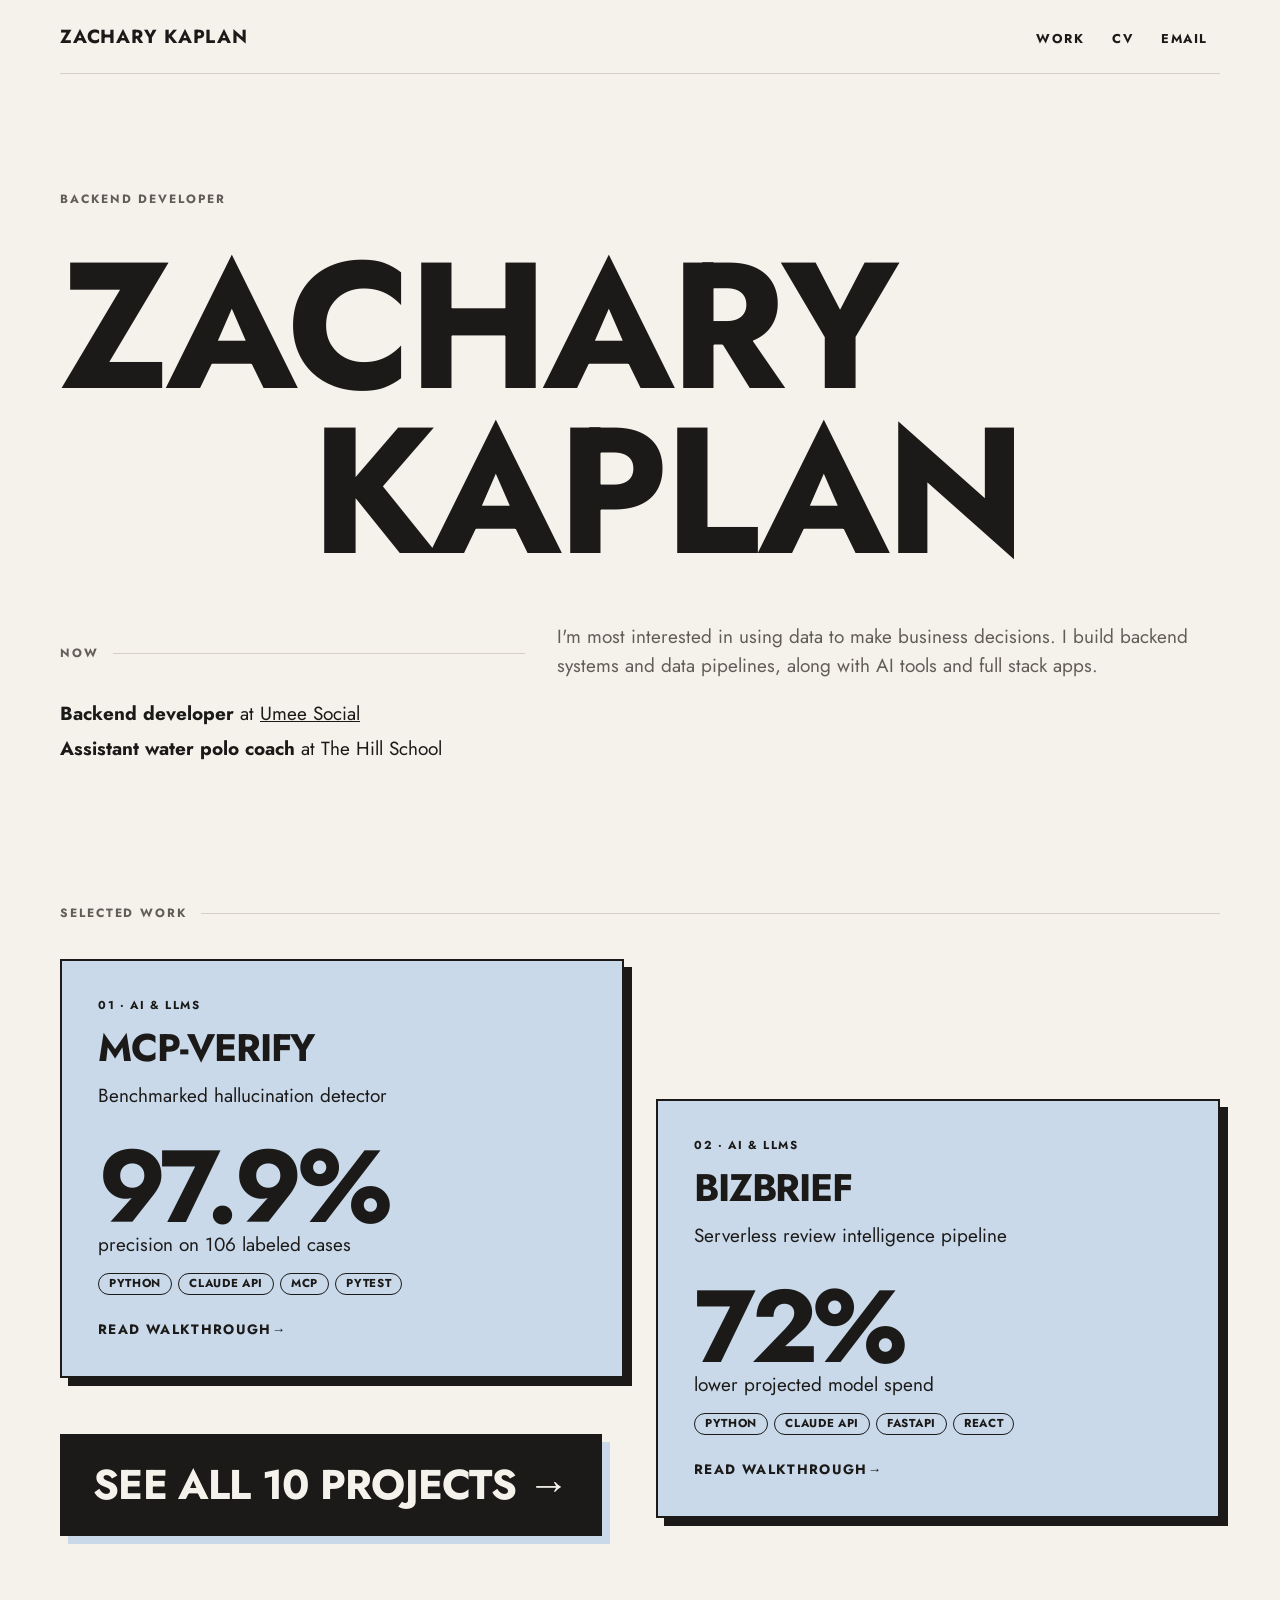
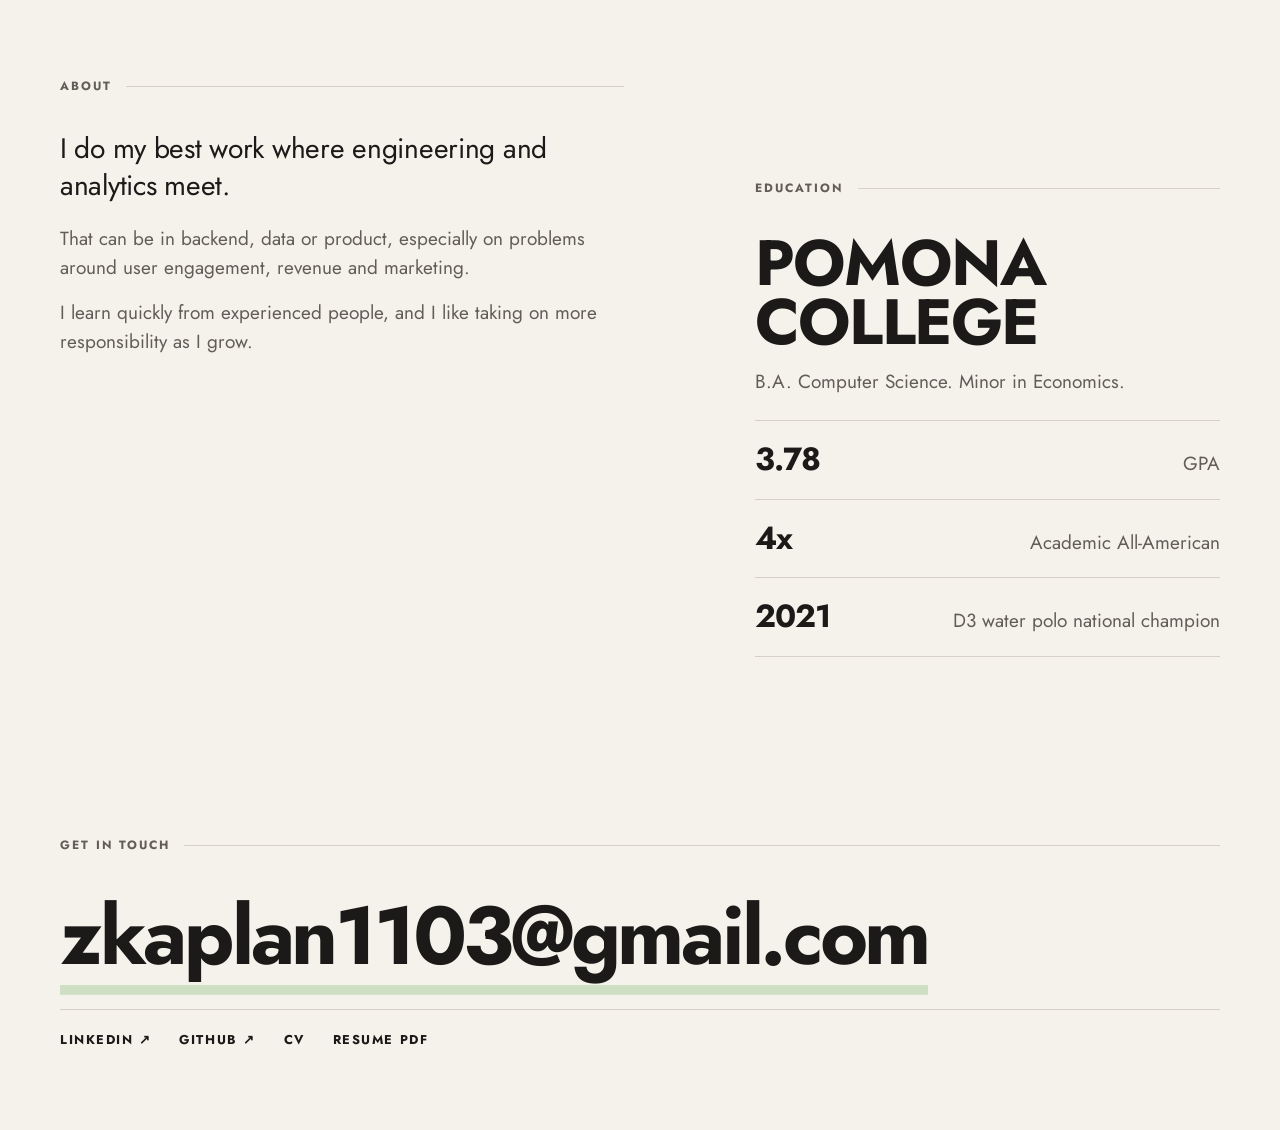
<file: index.html>
<!doctype html>
<html lang="en">
<head>
<meta charset="utf-8">
<meta name="viewport" content="width=device-width, initial-scale=1">
<title>Zachary Kaplan</title>
<meta name="description" content="Zachary Kaplan is a backend developer interested in using data to make business decisions.">
<link rel="icon" href="/favicon.svg" type="image/svg+xml">
<link rel="preconnect" href="https://fonts.googleapis.com">
<link rel="preconnect" href="https://fonts.gstatic.com" crossorigin>
<link rel="stylesheet" href="https://fonts.googleapis.com/css2?family=Jost:wght@400;700&display=swap">
<link rel="stylesheet" href="/style.css">
<script src="/main.js" defer></script>
</head>
<body>
<div class="wrap">
<header class="top"><a class="logo" href="/">Zachary Kaplan</a><nav aria-label="Main"><ul><li><a href="/work/">Work</a></li><li><a href="/cv/">CV</a></li><li><a href="mailto:zkaplan1103@gmail.com">Email</a></li></ul></nav></header>
<main>

<section class="hero stair">
  <div style="grid-column:1/-1" class="reveal">
    <p class="eyebrow short">Backend developer</p>
    <h1 class="name"><span>Zachary</span><span>Kaplan</span></h1>
  </div>
  <div class="hero-bio reveal">
    <p class="muted">I'm most interested in using data to make business decisions. I build backend systems and data pipelines, along with AI tools and full stack apps.</p>
  </div>
  <div class="hero-now reveal">
    <p class="eyebrow">Now</p>
    <p><b>Backend developer</b> at <a href="https://www.umee.social">Umee Social</a></p>
    <p><b>Assistant water polo coach</b> at The Hill School</p>
  </div>
</section>

<section class="sec" id="work">
  <p class="eyebrow reveal">Selected work</p>
  <div class="stair">
    <a class="card feature blue reveal sel-a" href="/work/mcp-verify/" data-type="ai">
  <span class="meta">01 · AI &amp; LLMs</span>
  <h3>mcp-verify</h3>
  <p>Benchmarked hallucination detector</p>
  <div><div class="stat">97.9%</div><p>precision on 106 labeled cases</p></div>
  <ul class="tags "><li>Python</li><li>Claude API</li><li>MCP</li><li>pytest</li></ul>
  <span class="go">Read walkthrough</span>
</a>
    <a class="card feature blue reveal sel-b" href="/work/bizbrief/" data-type="ai">
  <span class="meta">02 · AI &amp; LLMs</span>
  <h3>BizBrief</h3>
  <p>Serverless review intelligence pipeline</p>
  <div><div class="stat">72%</div><p>lower projected model spend</p></div>
  <ul class="tags "><li>Python</li><li>Claude API</li><li>FastAPI</li><li>React</li></ul>
  <span class="go">Read walkthrough</span>
</a>
    <div class="sel-cta reveal"><a class="cta" href="/work/">See all 10 projects →</a></div>
  </div>
</section>

<section class="sec stair about-edu reveal">
  <div class="about">
    <p class="eyebrow">About</p>
    <p class="lede">I do my best work where engineering and analytics meet.</p>
    <div class="muted" style="margin-top:1em">
      <p>That can be in backend, data or product, especially on problems around user engagement, revenue and marketing.</p>
      <p>I learn quickly from experienced people, and I like taking on more responsibility as I grow.</p>
    </div>
  </div>
  <div class="edu">
    <p class="eyebrow">Education</p>
    <h2>Pomona<br>College</h2>
    <p class="muted" style="margin-top:.8em">B.A. Computer Science. Minor in Economics.</p>
    <ul class="facts" style="margin-top:24px">
      <li><b>3.78</b><span>GPA</span></li>
      <li><b>4x</b><span>Academic All-American</span></li>
      <li><b>2021</b><span>D3 water polo national champion</span></li>
    </ul>
  </div>
</section>
</main>
<footer class="reveal">
  <p class="eyebrow">Get in touch</p>
  <a class="email" href="mailto:zkaplan1103@gmail.com">zkaplan1103@gmail.com</a>
  <div class="foot"><a href="https://www.linkedin.com/in/zachary-kaplan-3bb703273">LinkedIn ↗</a><a href="https://github.com/zkaplan1103">GitHub ↗</a><a href="/cv/">CV</a><a href="/Zachary_Kaplan-Resume.pdf">Resume PDF</a></div>
</footer>
</div>
</body>
</html>
</file>
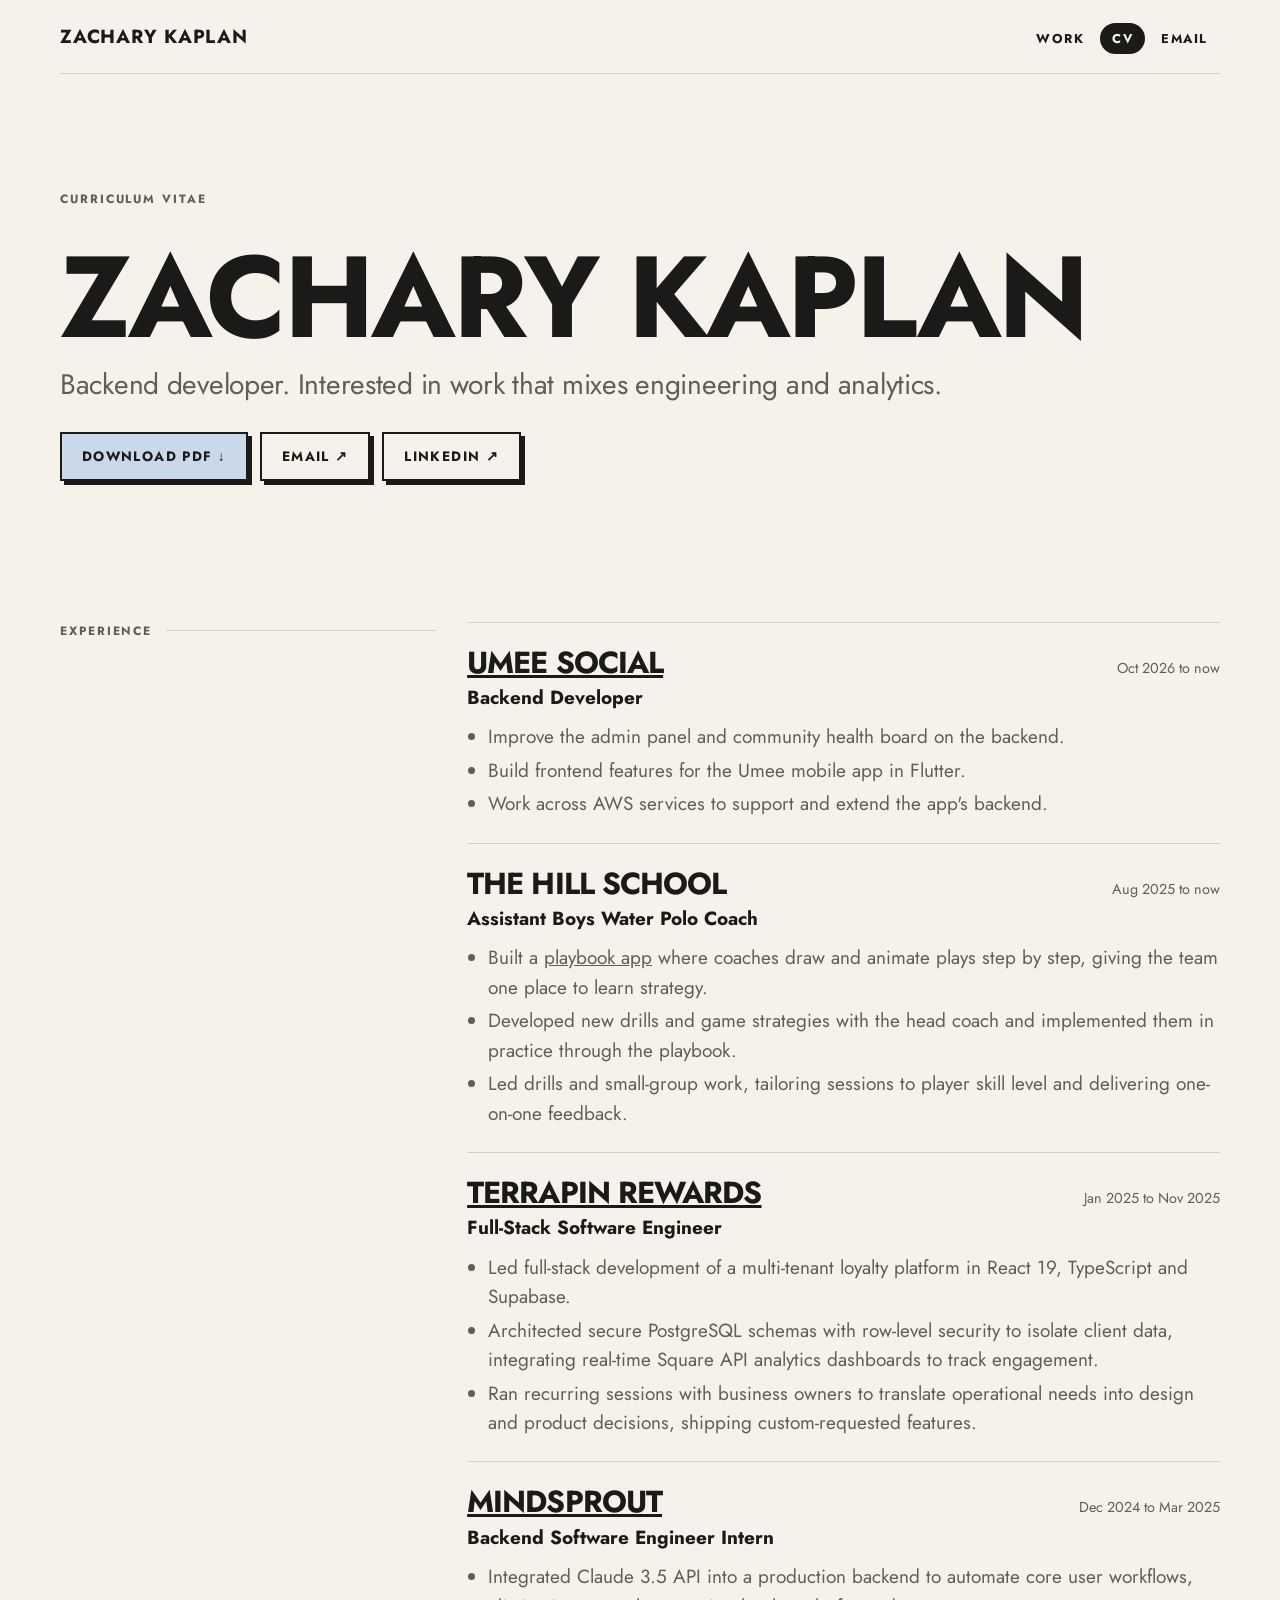
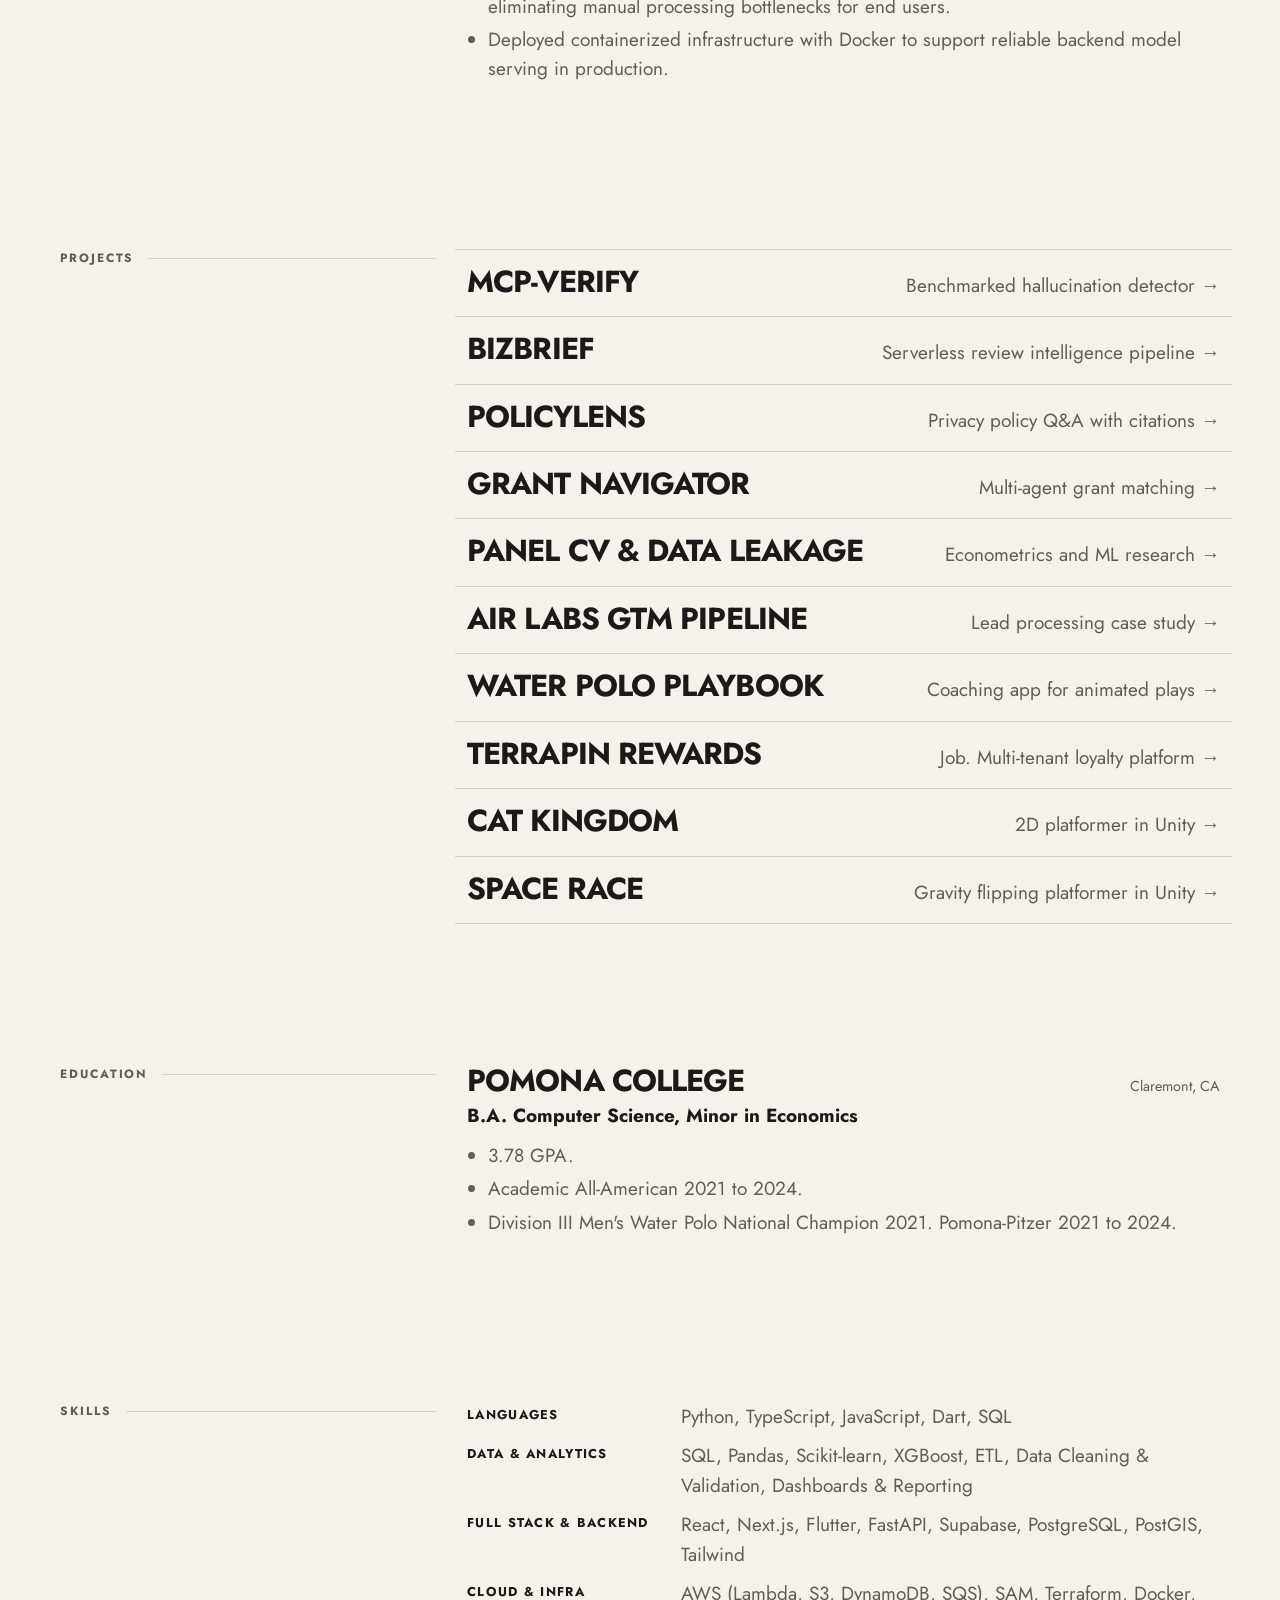
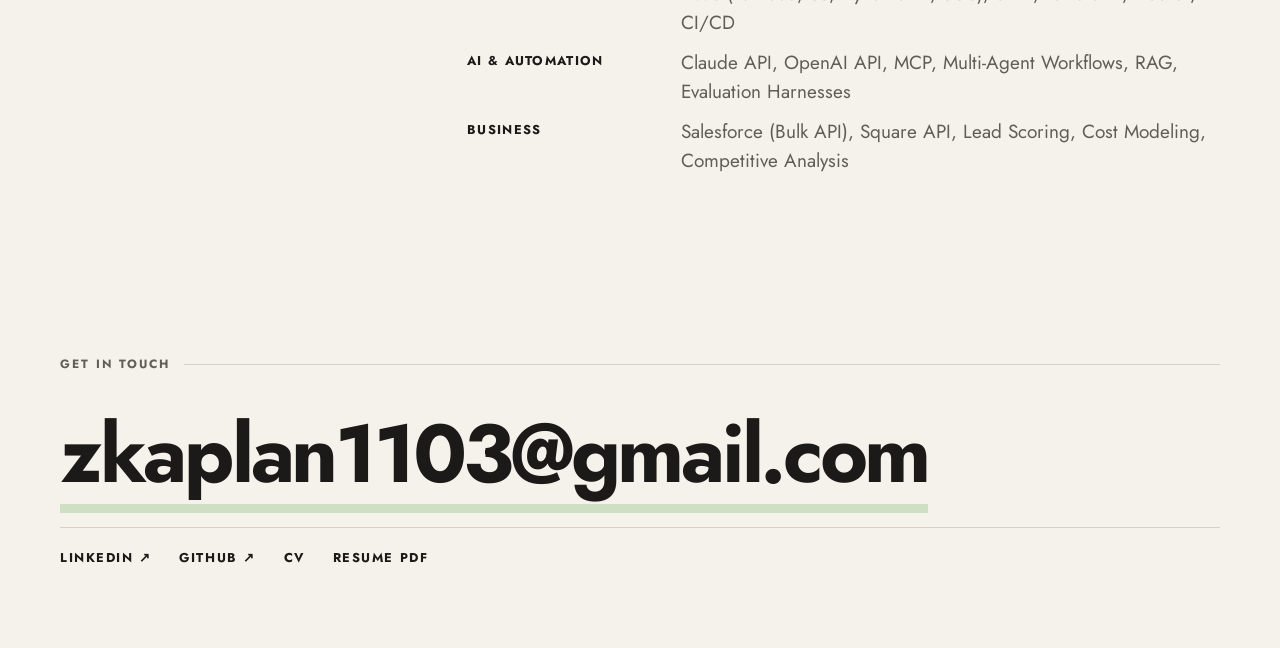
<file: cv/index.html>
<!doctype html>
<html lang="en">
<head>
<meta charset="utf-8">
<meta name="viewport" content="width=device-width, initial-scale=1">
<title>CV · Zachary Kaplan</title>
<meta name="description" content="CV for Zachary Kaplan, backend developer.">
<link rel="icon" href="/favicon.svg" type="image/svg+xml">
<link rel="preconnect" href="https://fonts.googleapis.com">
<link rel="preconnect" href="https://fonts.gstatic.com" crossorigin>
<link rel="stylesheet" href="https://fonts.googleapis.com/css2?family=Jost:wght@400;700&display=swap">
<link rel="stylesheet" href="/style.css">
<script src="/main.js" defer></script>
</head>
<body>
<div class="wrap">
<header class="top"><a class="logo" href="/">Zachary Kaplan</a><nav aria-label="Main"><ul><li><a href="/work/">Work</a></li><li><a href="/cv/" aria-current=page>CV</a></li><li><a href="mailto:zkaplan1103@gmail.com">Email</a></li></ul></nav></header>
<main>

<section class="hero reveal">
  <p class="eyebrow short">Curriculum vitae</p>
  <h1 class="page">Zachary Kaplan</h1>
  <p class="lede muted" style="margin-top:.6em">Backend developer. Interested in work that mixes engineering and analytics.</p>
  <div class="links no-print"><a class="btn" href="/Zachary_Kaplan-Resume.pdf" download>Download PDF ↓</a><a class="btn alt" href="mailto:zkaplan1103@gmail.com">Email ↗</a><a class="btn alt" href="https://www.linkedin.com/in/zachary-kaplan-3bb703273">LinkedIn ↗</a></div>
</section>
<section class="sec grid g-side reveal"><p class="eyebrow">Experience</p><div>
<article class="role"><header><h3><a href="https://www.umee.social">Umee Social</a></h3><span class="when">Oct 2026 to now</span></header><p class="title">Backend Developer</p><ul><li>Improve the admin panel and community health board on the backend.</li><li>Build frontend features for the Umee mobile app in Flutter.</li><li>Work across AWS services to support and extend the app's backend.</li></ul></article>
<article class="role"><header><h3>The Hill School</h3><span class="when">Aug 2025 to now</span></header><p class="title">Assistant Boys Water Polo Coach</p><ul><li>Built a <a href="/work/water-polo-playbook/">playbook app</a> where coaches draw and animate plays step by step, giving the team one place to learn strategy.</li><li>Developed new drills and game strategies with the head coach and implemented them in practice through the playbook.</li><li>Led drills and small-group work, tailoring sessions to player skill level and delivering one-on-one feedback.</li></ul></article>
<article class="role"><header><h3><a href="https://terrapinrewards.netlify.app">Terrapin Rewards</a></h3><span class="when">Jan 2025 to Nov 2025</span></header><p class="title">Full-Stack Software Engineer</p><ul><li>Led full-stack development of a multi-tenant loyalty platform in React 19, TypeScript and Supabase.</li><li>Architected secure PostgreSQL schemas with row-level security to isolate client data, integrating real-time Square API analytics dashboards to track engagement.</li><li>Ran recurring sessions with business owners to translate operational needs into design and product decisions, shipping custom-requested features.</li></ul></article>
<article class="role"><header><h3><a href="https://mindsprout.ai">Mindsprout</a></h3><span class="when">Dec 2024 to Mar 2025</span></header><p class="title">Backend Software Engineer Intern</p><ul><li>Integrated Claude 3.5 API into a production backend to automate core user workflows, eliminating manual processing bottlenecks for end users.</li><li>Deployed containerized infrastructure with Docker to support reliable backend model serving in production.</li></ul></article>
</div></section>
<section class="sec grid g-side reveal"><p class="eyebrow">Projects</p>
<div class="rows"><a href="/work/mcp-verify/"><h3>mcp-verify</h3><span>Benchmarked hallucination detector →</span></a><a href="/work/bizbrief/"><h3>BizBrief</h3><span>Serverless review intelligence pipeline →</span></a><a href="/work/policylens/"><h3>PolicyLens</h3><span>Privacy policy Q&amp;A with citations →</span></a><a href="/work/grant-navigator/"><h3>Grant Navigator</h3><span>Multi-agent grant matching →</span></a><a href="/work/panel-cv-leakage/"><h3>Panel CV &amp; Data Leakage</h3><span>Econometrics and ML research →</span></a><a href="/work/air-labs-gtm/"><h3>Air Labs GTM Pipeline</h3><span>Lead processing case study →</span></a><a href="/work/water-polo-playbook/"><h3>Water Polo Playbook</h3><span>Coaching app for animated plays →</span></a><a href="/work/terrapin-rewards/"><h3>Terrapin Rewards</h3><span>Job. Multi-tenant loyalty platform →</span></a><a href="/work/cat-kingdom/"><h3>Cat Kingdom</h3><span>2D platformer in Unity →</span></a><a href="/work/space-race/"><h3>Space Race</h3><span>Gravity flipping platformer in Unity →</span></a></div></section>
<section class="sec grid g-side reveal"><p class="eyebrow">Education</p><div>
<article class="role" style="border-top:0;padding-top:0"><header><h3>Pomona College</h3><span class="when">Claremont, CA</span></header><p class="title">B.A. Computer Science, Minor in Economics</p>
<ul><li>3.78 GPA.</li><li>Academic All-American 2021 to 2024.</li><li>Division III Men's Water Polo National Champion 2021. Pomona-Pitzer 2021 to 2024.</li></ul></article>
</div></section>
<section class="sec grid g-side reveal"><p class="eyebrow">Skills</p><dl class="skills">
<dt>Languages</dt><dd>Python, TypeScript, JavaScript, Dart, SQL</dd>
<dt>Data &amp; Analytics</dt><dd>SQL, Pandas, Scikit-learn, XGBoost, ETL, Data Cleaning &amp; Validation, Dashboards &amp; Reporting</dd>
<dt>Full Stack &amp; Backend</dt><dd>React, Next.js, Flutter, FastAPI, Supabase, PostgreSQL, PostGIS, Tailwind</dd>
<dt>Cloud &amp; Infra</dt><dd>AWS (Lambda, S3, DynamoDB, SQS), SAM, Terraform, Docker, CI/CD</dd>
<dt>AI &amp; Automation</dt><dd>Claude API, OpenAI API, MCP, Multi-Agent Workflows, RAG, Evaluation Harnesses</dd>
<dt>Business</dt><dd>Salesforce (Bulk API), Square API, Lead Scoring, Cost Modeling, Competitive Analysis</dd>
</dl></section>
</main>
<footer class="reveal">
  <p class="eyebrow">Get in touch</p>
  <a class="email" href="mailto:zkaplan1103@gmail.com">zkaplan1103@gmail.com</a>
  <div class="foot"><a href="https://www.linkedin.com/in/zachary-kaplan-3bb703273">LinkedIn ↗</a><a href="https://github.com/zkaplan1103">GitHub ↗</a><a href="/cv/">CV</a><a href="/Zachary_Kaplan-Resume.pdf">Resume PDF</a></div>
</footer>
</div>
</body>
</html>
</file>
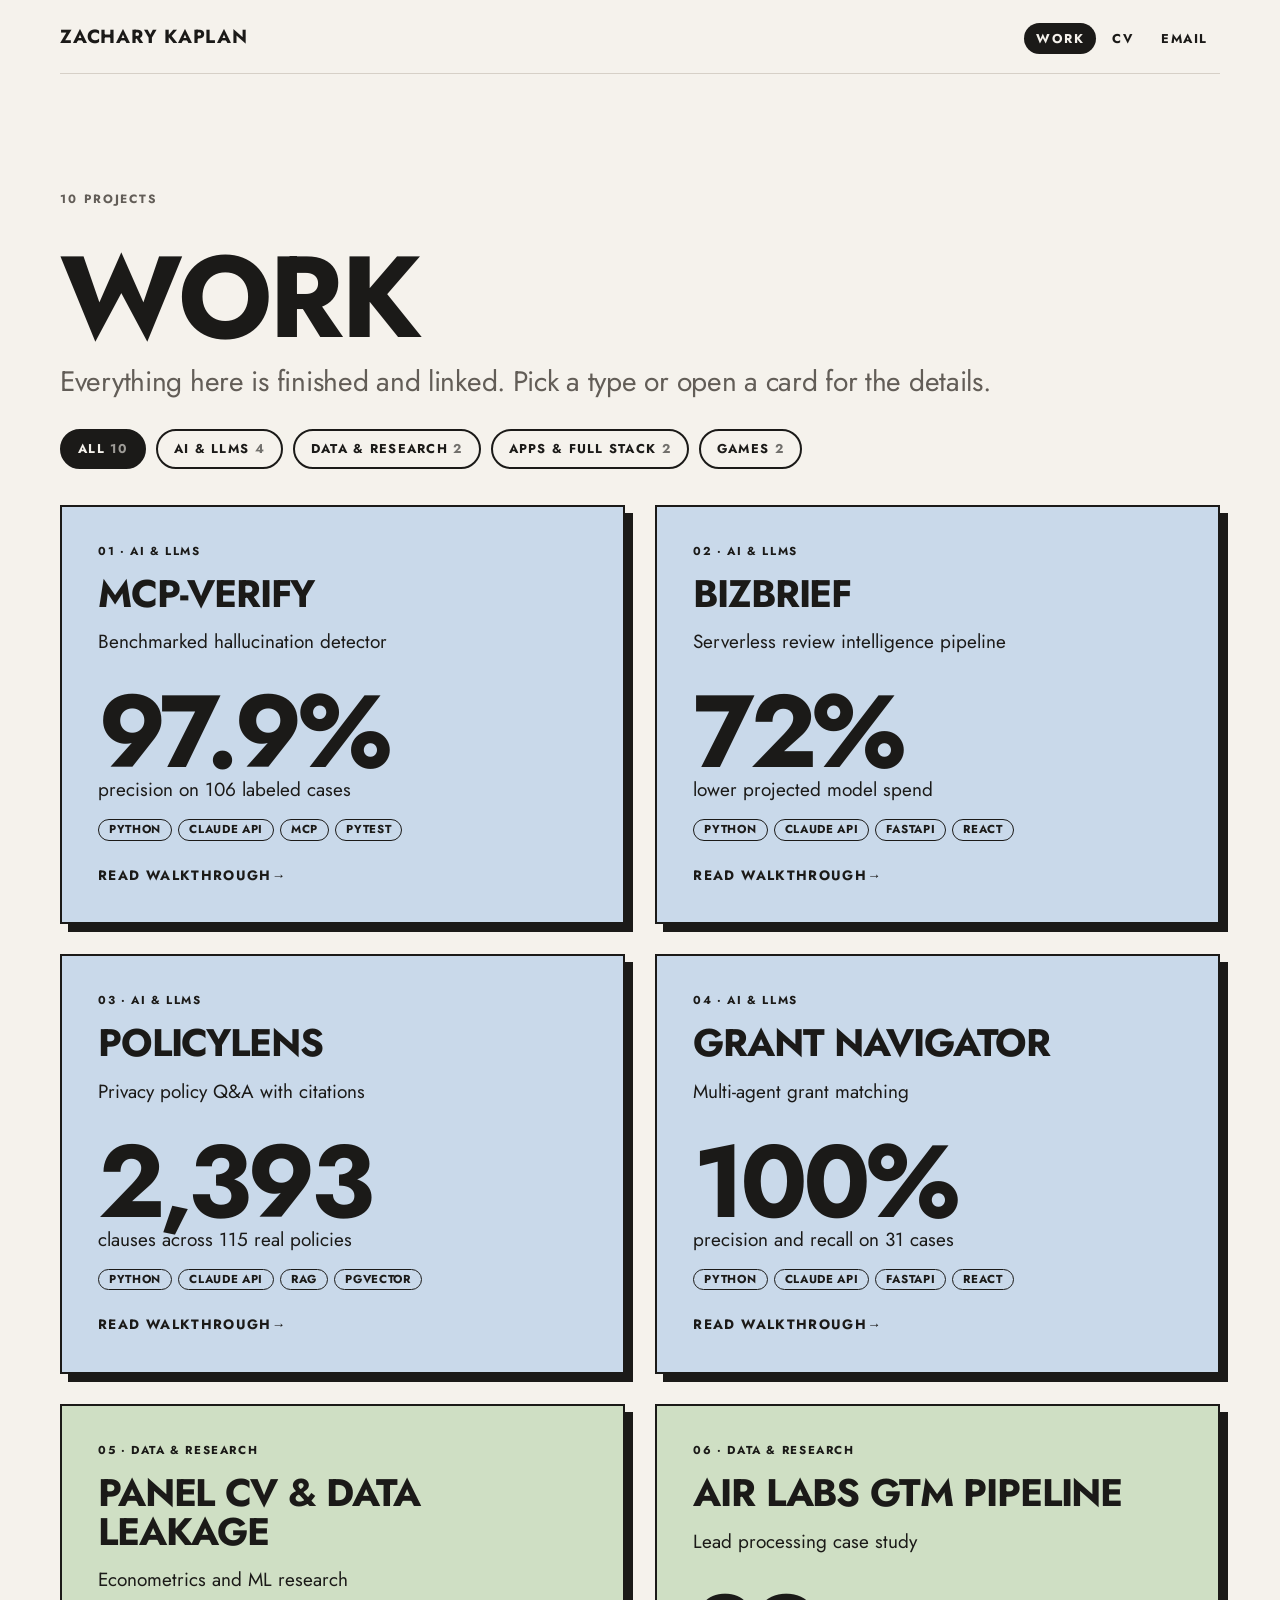
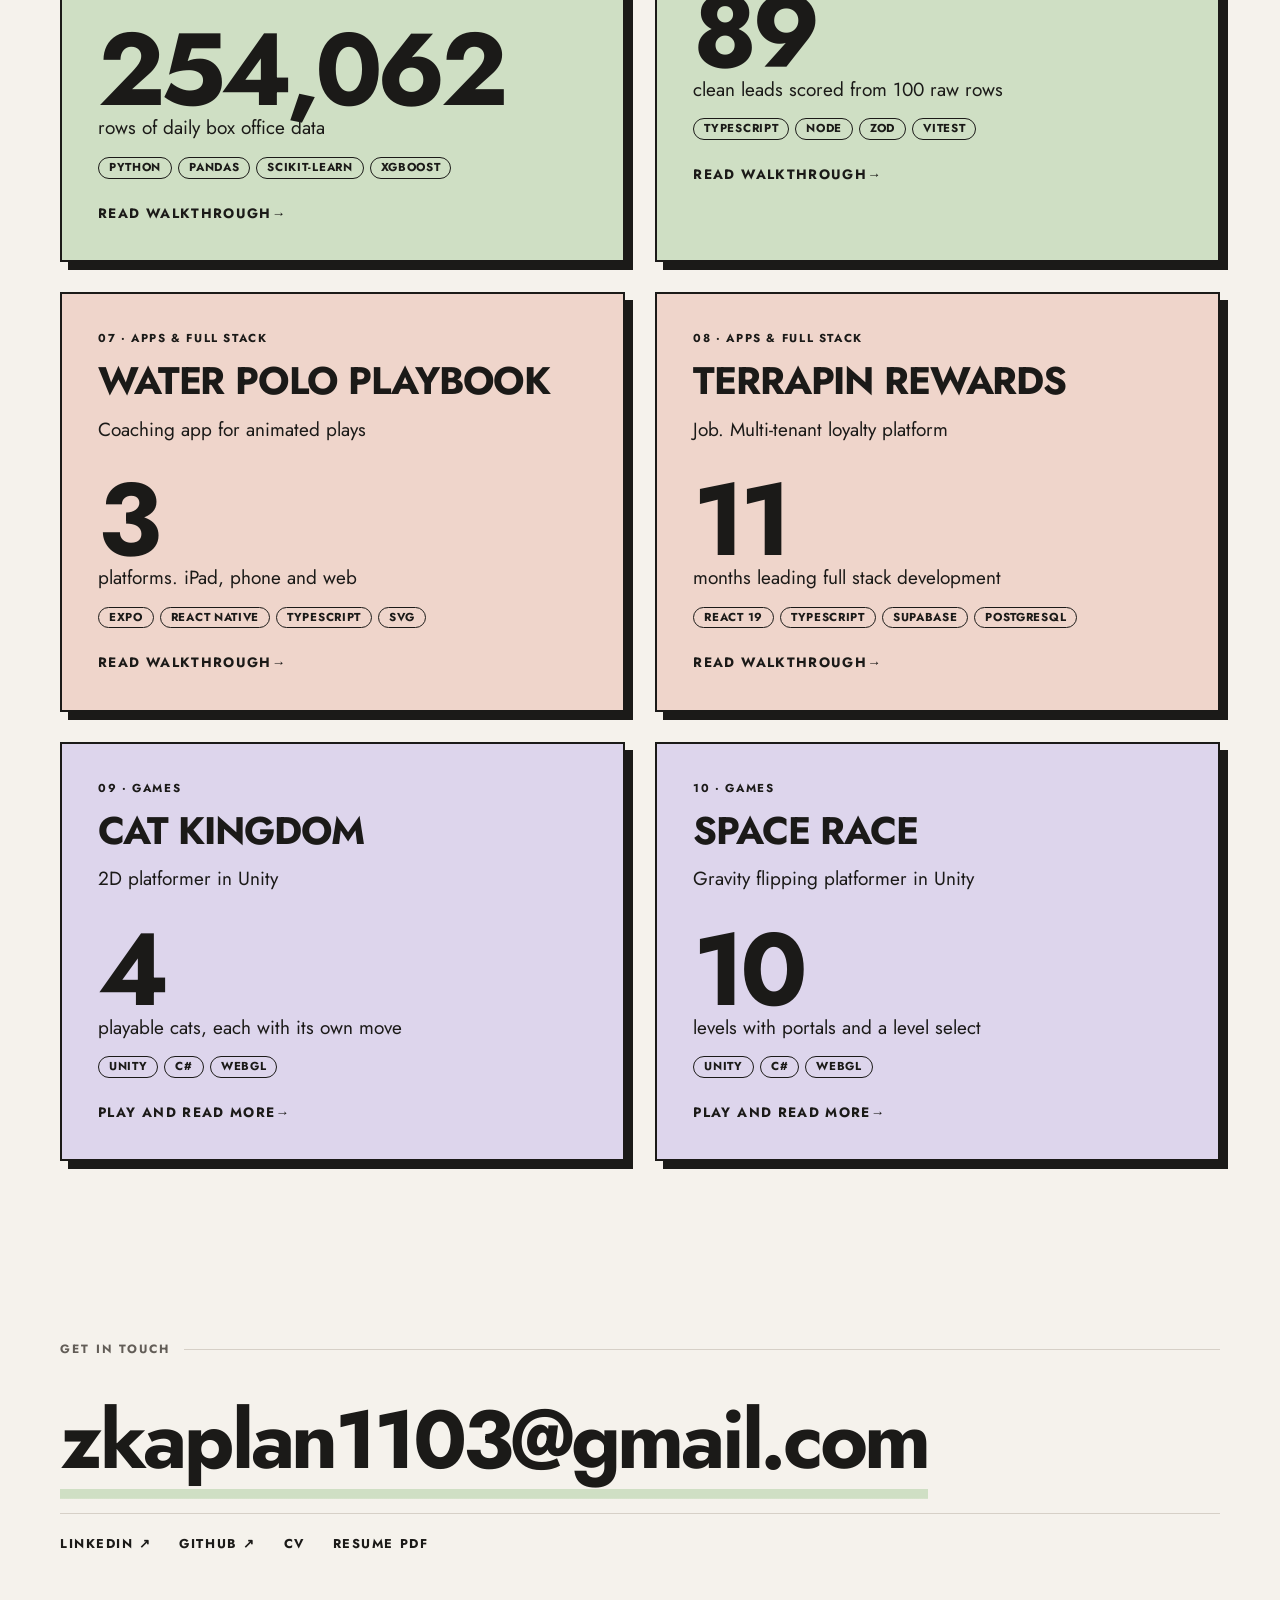
<file: work/index.html>
<!doctype html>
<html lang="en">
<head>
<meta charset="utf-8">
<meta name="viewport" content="width=device-width, initial-scale=1">
<title>Work · Zachary Kaplan</title>
<meta name="description" content="Projects by Zachary Kaplan. AI systems, data research, apps and games.">
<link rel="icon" href="/favicon.svg" type="image/svg+xml">
<link rel="preconnect" href="https://fonts.googleapis.com">
<link rel="preconnect" href="https://fonts.gstatic.com" crossorigin>
<link rel="stylesheet" href="https://fonts.googleapis.com/css2?family=Jost:wght@400;700&display=swap">
<link rel="stylesheet" href="/style.css">
<script src="/main.js" defer></script>
</head>
<body>
<div class="wrap">
<header class="top"><a class="logo" href="/">Zachary Kaplan</a><nav aria-label="Main"><ul><li><a href="/work/" aria-current=page>Work</a></li><li><a href="/cv/">CV</a></li><li><a href="mailto:zkaplan1103@gmail.com">Email</a></li></ul></nav></header>
<main>

<section class="hero reveal">
  <p class="eyebrow short">10 projects</p>
  <h1 class="page">Work</h1>
  <p class="lede muted prose" style="margin-top:.5em">Everything here is finished and linked. Pick a type or open a card for the details.</p>
</section>
<div class="filters" role="group" aria-label="Filter projects by type"><button type="button" data-filter="all" aria-pressed="true">All <span class="count">10</span></button><button type="button" data-filter="ai" aria-pressed="false">AI &amp; LLMs <span class="count">4</span></button><button type="button" data-filter="data" aria-pressed="false">Data &amp; Research <span class="count">2</span></button><button type="button" data-filter="apps" aria-pressed="false">Apps &amp; Full Stack <span class="count">2</span></button><button type="button" data-filter="games" aria-pressed="false">Games <span class="count">2</span></button></div>
<section class="grid g2" aria-label="Projects">
<a class="card feature blue reveal " href="/work/mcp-verify/" data-type="ai">
  <span class="meta">01 · AI &amp; LLMs</span>
  <h3>mcp-verify</h3>
  <p>Benchmarked hallucination detector</p>
  <div><div class="stat">97.9%</div><p>precision on 106 labeled cases</p></div>
  <ul class="tags "><li>Python</li><li>Claude API</li><li>MCP</li><li>pytest</li></ul>
  <span class="go">Read walkthrough</span>
</a>
<a class="card feature blue reveal " href="/work/bizbrief/" data-type="ai">
  <span class="meta">02 · AI &amp; LLMs</span>
  <h3>BizBrief</h3>
  <p>Serverless review intelligence pipeline</p>
  <div><div class="stat">72%</div><p>lower projected model spend</p></div>
  <ul class="tags "><li>Python</li><li>Claude API</li><li>FastAPI</li><li>React</li></ul>
  <span class="go">Read walkthrough</span>
</a>
<a class="card feature blue reveal " href="/work/policylens/" data-type="ai">
  <span class="meta">03 · AI &amp; LLMs</span>
  <h3>PolicyLens</h3>
  <p>Privacy policy Q&amp;A with citations</p>
  <div><div class="stat">2,393</div><p>clauses across 115 real policies</p></div>
  <ul class="tags "><li>Python</li><li>Claude API</li><li>RAG</li><li>pgvector</li></ul>
  <span class="go">Read walkthrough</span>
</a>
<a class="card feature blue reveal " href="/work/grant-navigator/" data-type="ai">
  <span class="meta">04 · AI &amp; LLMs</span>
  <h3>Grant Navigator</h3>
  <p>Multi-agent grant matching</p>
  <div><div class="stat">100%</div><p>precision and recall on 31 cases</p></div>
  <ul class="tags "><li>Python</li><li>Claude API</li><li>FastAPI</li><li>React</li></ul>
  <span class="go">Read walkthrough</span>
</a>
<a class="card feature sage reveal " href="/work/panel-cv-leakage/" data-type="data">
  <span class="meta">05 · Data &amp; Research</span>
  <h3>Panel CV &amp; Data Leakage</h3>
  <p>Econometrics and ML research</p>
  <div><div class="stat">254,062</div><p>rows of daily box office data</p></div>
  <ul class="tags "><li>Python</li><li>pandas</li><li>scikit-learn</li><li>XGBoost</li></ul>
  <span class="go">Read walkthrough</span>
</a>
<a class="card feature sage reveal " href="/work/air-labs-gtm/" data-type="data">
  <span class="meta">06 · Data &amp; Research</span>
  <h3>Air Labs GTM Pipeline</h3>
  <p>Lead processing case study</p>
  <div><div class="stat">89</div><p>clean leads scored from 100 raw rows</p></div>
  <ul class="tags "><li>TypeScript</li><li>Node</li><li>Zod</li><li>Vitest</li></ul>
  <span class="go">Read walkthrough</span>
</a>
<a class="card feature blush reveal " href="/work/water-polo-playbook/" data-type="apps">
  <span class="meta">07 · Apps &amp; Full Stack</span>
  <h3>Water Polo Playbook</h3>
  <p>Coaching app for animated plays</p>
  <div><div class="stat">3</div><p>platforms. iPad, phone and web</p></div>
  <ul class="tags "><li>Expo</li><li>React Native</li><li>TypeScript</li><li>SVG</li></ul>
  <span class="go">Read walkthrough</span>
</a>
<a class="card feature blush reveal " href="/work/terrapin-rewards/" data-type="apps">
  <span class="meta">08 · Apps &amp; Full Stack</span>
  <h3>Terrapin Rewards</h3>
  <p>Job. Multi-tenant loyalty platform</p>
  <div><div class="stat">11</div><p>months leading full stack development</p></div>
  <ul class="tags "><li>React 19</li><li>TypeScript</li><li>Supabase</li><li>PostgreSQL</li></ul>
  <span class="go">Read walkthrough</span>
</a>
<a class="card feature lilac reveal " href="/work/cat-kingdom/" data-type="games">
  <span class="meta">09 · Games</span>
  <h3>Cat Kingdom</h3>
  <p>2D platformer in Unity</p>
  <div><div class="stat">4</div><p>playable cats, each with its own move</p></div>
  <ul class="tags "><li>Unity</li><li>C#</li><li>WebGL</li></ul>
  <span class="go">Play and read more</span>
</a>
<a class="card feature lilac reveal " href="/work/space-race/" data-type="games">
  <span class="meta">10 · Games</span>
  <h3>Space Race</h3>
  <p>Gravity flipping platformer in Unity</p>
  <div><div class="stat">10</div><p>levels with portals and a level select</p></div>
  <ul class="tags "><li>Unity</li><li>C#</li><li>WebGL</li></ul>
  <span class="go">Play and read more</span>
</a>
</section>
</main>
<footer class="reveal">
  <p class="eyebrow">Get in touch</p>
  <a class="email" href="mailto:zkaplan1103@gmail.com">zkaplan1103@gmail.com</a>
  <div class="foot"><a href="https://www.linkedin.com/in/zachary-kaplan-3bb703273">LinkedIn ↗</a><a href="https://github.com/zkaplan1103">GitHub ↗</a><a href="/cv/">CV</a><a href="/Zachary_Kaplan-Resume.pdf">Resume PDF</a></div>
</footer>
</div>
</body>
</html>
</file>
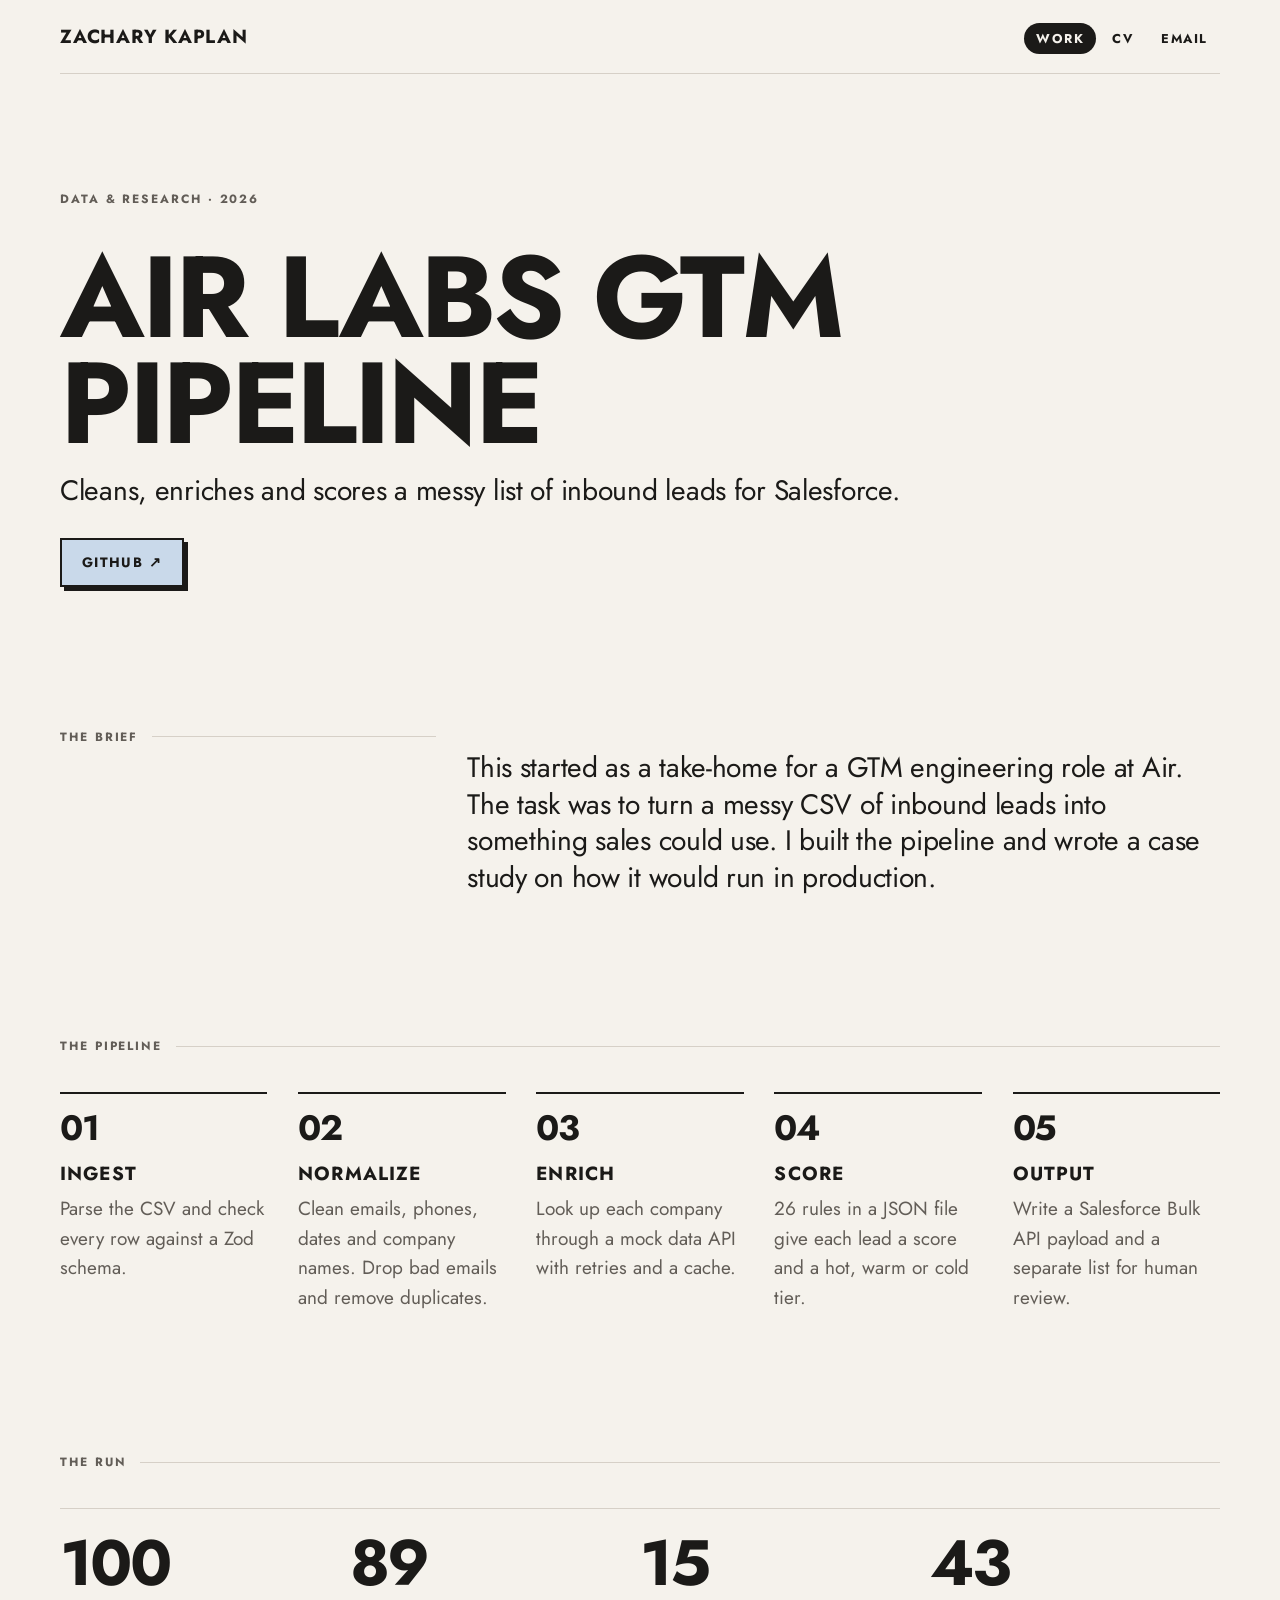
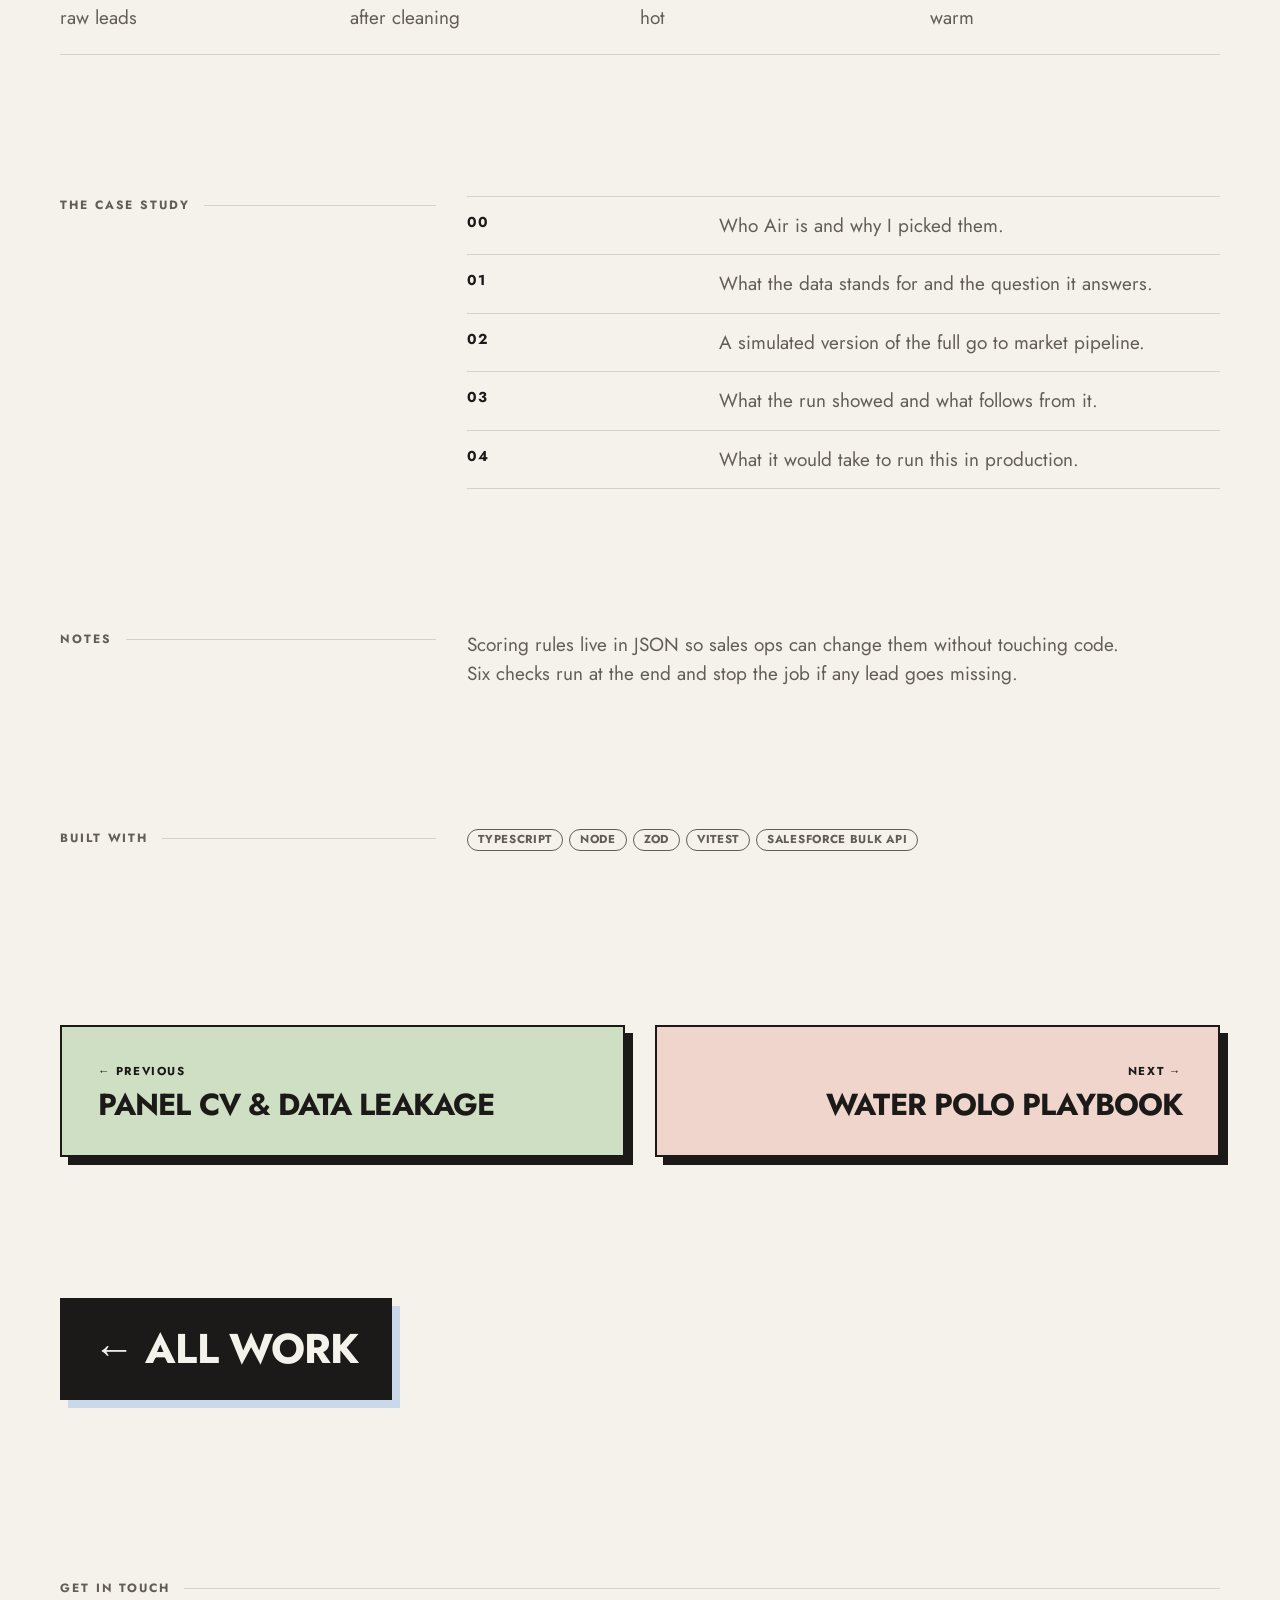
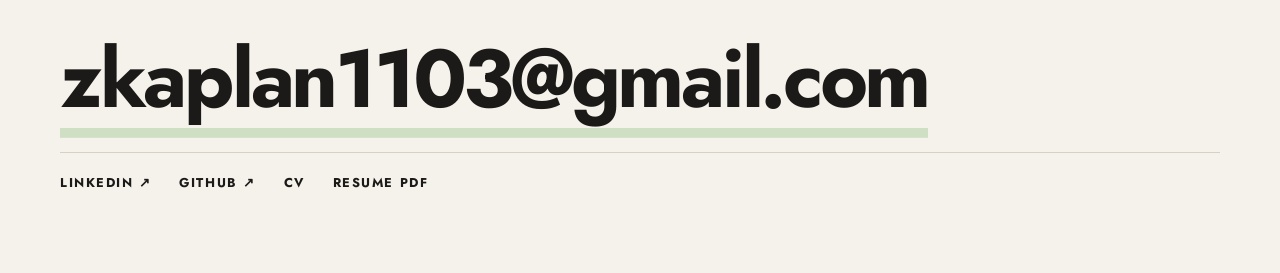
<file: work/air-labs-gtm/index.html>
<!doctype html>
<html lang="en">
<head>
<meta charset="utf-8">
<meta name="viewport" content="width=device-width, initial-scale=1">
<title>Air Labs GTM Pipeline · Zachary Kaplan</title>
<meta name="description" content="Cleans, enriches and scores a messy list of inbound leads for Salesforce.">
<link rel="icon" href="/favicon.svg" type="image/svg+xml">
<link rel="preconnect" href="https://fonts.googleapis.com">
<link rel="preconnect" href="https://fonts.gstatic.com" crossorigin>
<link rel="stylesheet" href="https://fonts.googleapis.com/css2?family=Jost:wght@400;700&display=swap">
<link rel="stylesheet" href="/style.css">
<script src="/main.js" defer></script>
</head>
<body>
<div class="wrap">
<header class="top"><a class="logo" href="/">Zachary Kaplan</a><nav aria-label="Main"><ul><li><a href="/work/" aria-current=page>Work</a></li><li><a href="/cv/">CV</a></li><li><a href="mailto:zkaplan1103@gmail.com">Email</a></li></ul></nav></header>
<main>

<section class="hero reveal">
  <p class="eyebrow short">Data &amp; Research · 2026</p>
  <h1 class="page">Air Labs GTM Pipeline</h1>
  <p class="lede prose" style="margin-top:.6em">Cleans, enriches and scores a messy list of inbound leads for Salesforce.</p>
  <div class="links"><a class="btn" href="https://github.com/zkaplan1103/AIR_LABS_GTM_CASE-STUDY">GitHub ↗</a></div>
</section>
<section class="sec grid g-side reveal"><p class="eyebrow">The brief</p><p class="lede prose">This started as a take-home for a GTM engineering role at Air. The task was to turn a messy CSV of inbound leads into something sales could use. I built the pipeline and wrote a case study on how it would run in production.</p></section>
<section class="sec"><p class="eyebrow reveal">The pipeline</p><div class="grid g5"><div class="step reveal"><span class="n">01</span><b>Ingest</b><p>Parse the CSV and check every row against a Zod schema.</p></div><div class="step reveal"><span class="n">02</span><b>Normalize</b><p>Clean emails, phones, dates and company names. Drop bad emails and remove duplicates.</p></div><div class="step reveal"><span class="n">03</span><b>Enrich</b><p>Look up each company through a mock data API with retries and a cache.</p></div><div class="step reveal"><span class="n">04</span><b>Score</b><p>26 rules in a JSON file give each lead a score and a hot, warm or cold tier.</p></div><div class="step reveal"><span class="n">05</span><b>Output</b><p>Write a Salesforce Bulk API payload and a separate list for human review.</p></div></div></section>
<section class="sec reveal"><p class="eyebrow">The run</p><div class="nums"><div><b>100</b><span>raw leads</span></div><div><b>89</b><span>after cleaning</span></div><div><b>15</b><span>hot</span></div><div><b>43</b><span>warm</span></div></div></section>
<section class="sec grid g-side reveal"><p class="eyebrow">The case study</p><ul class="defs"><li><b>00</b><span>Who Air is and why I picked them.</span></li><li><b>01</b><span>What the data stands for and the question it answers.</span></li><li><b>02</b><span>A simulated version of the full go to market pipeline.</span></li><li><b>03</b><span>What the run showed and what follows from it.</span></li><li><b>04</b><span>What it would take to run this in production.</span></li></ul></section>
<section class="sec grid g-side reveal"><p class="eyebrow">Notes</p><div class="prose muted"><p>Scoring rules live in JSON so sales ops can change them without touching code. Six checks run at the end and stop the job if any lead goes missing.</p></div></section>
<section class="sec grid g-side reveal"><p class="eyebrow">Built with</p><div><ul class="tags quiet-tags"><li>TypeScript</li><li>Node</li><li>Zod</li><li>Vitest</li><li>Salesforce Bulk API</li></ul></div></section>
<nav class="sec grid g2 pager" aria-label="More projects">
  <a class="card sage reveal" href="/work/panel-cv-leakage/"><span class="feature"><span class="meta">← Previous</span></span><h3>Panel CV &amp; Data Leakage</h3></a>
  <a class="card next blush reveal" href="/work/water-polo-playbook/"><span class="feature"><span class="meta">Next →</span></span><h3>Water Polo Playbook</h3></a>
</nav>
<div class="sec reveal"><a class="cta" href="/work/">← All work</a></div>
</main>
<footer class="reveal">
  <p class="eyebrow">Get in touch</p>
  <a class="email" href="mailto:zkaplan1103@gmail.com">zkaplan1103@gmail.com</a>
  <div class="foot"><a href="https://www.linkedin.com/in/zachary-kaplan-3bb703273">LinkedIn ↗</a><a href="https://github.com/zkaplan1103">GitHub ↗</a><a href="/cv/">CV</a><a href="/Zachary_Kaplan-Resume.pdf">Resume PDF</a></div>
</footer>
</div>
</body>
</html>
</file>
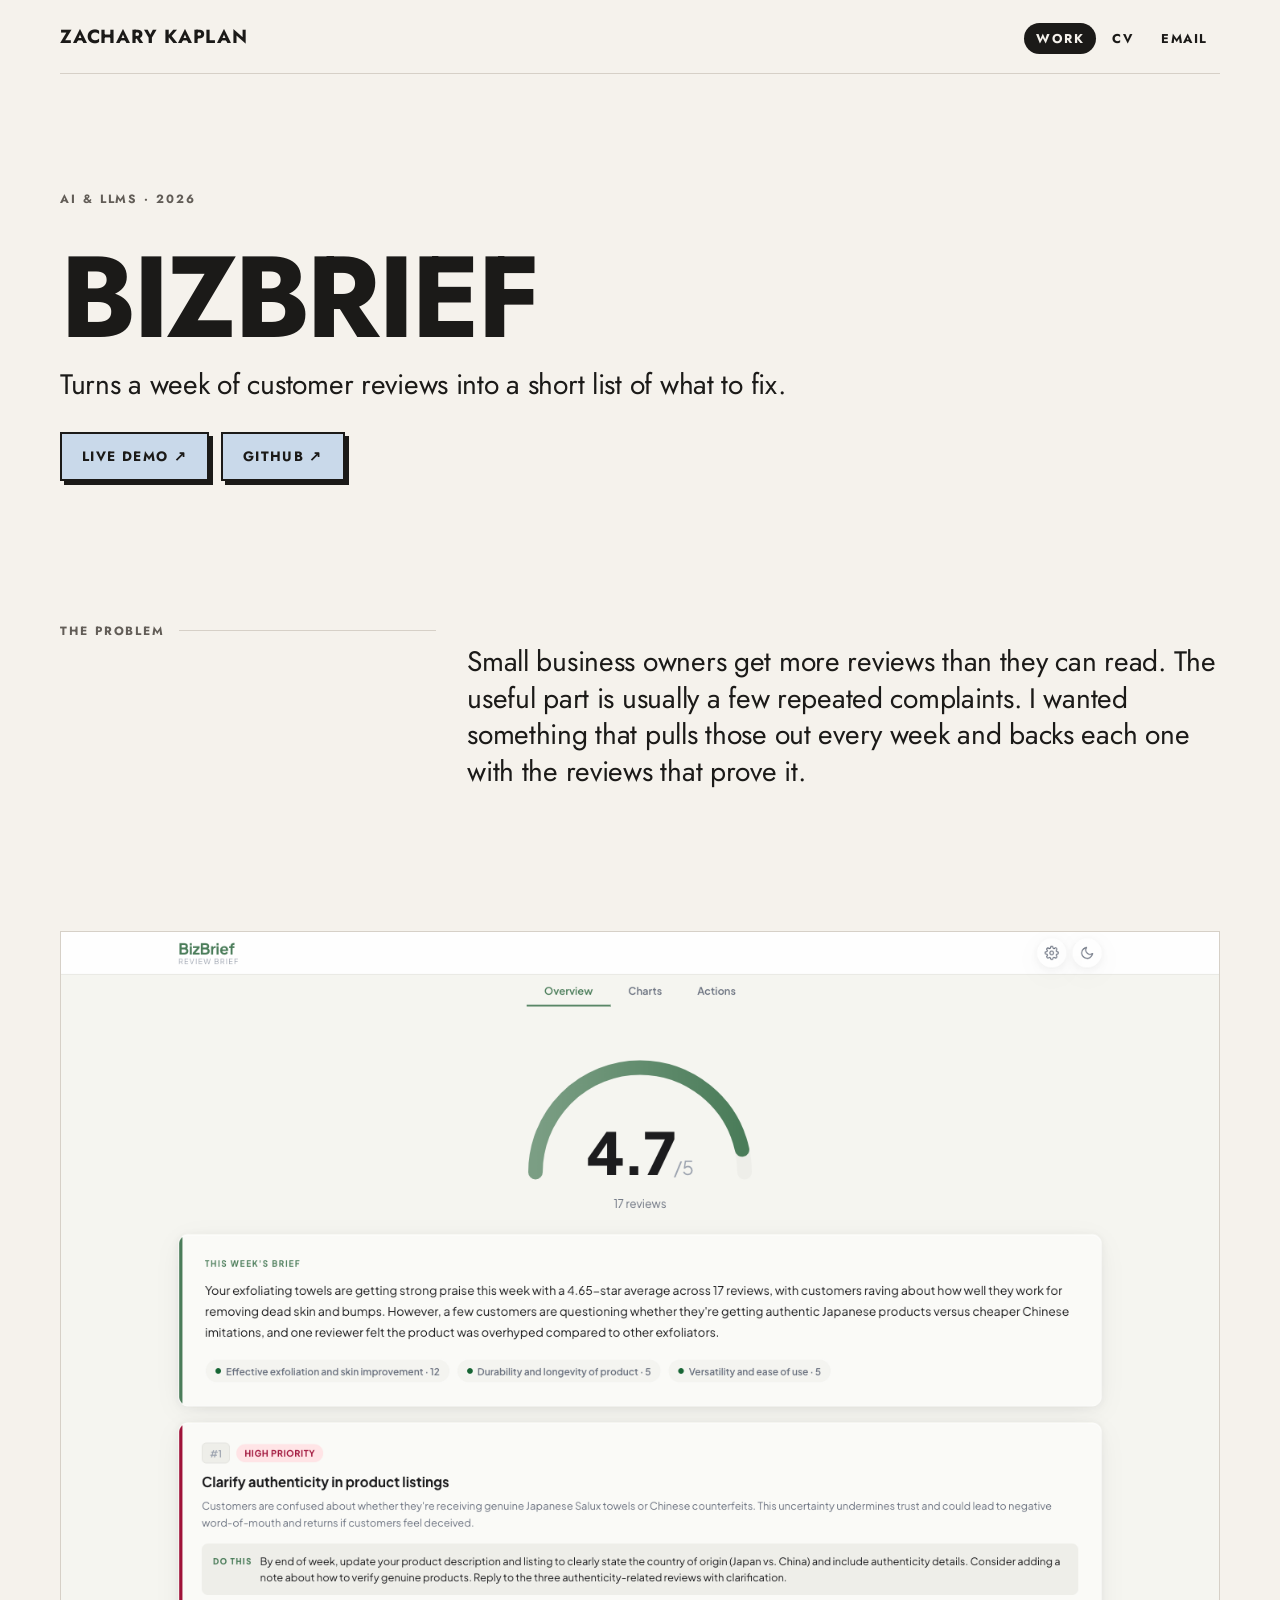
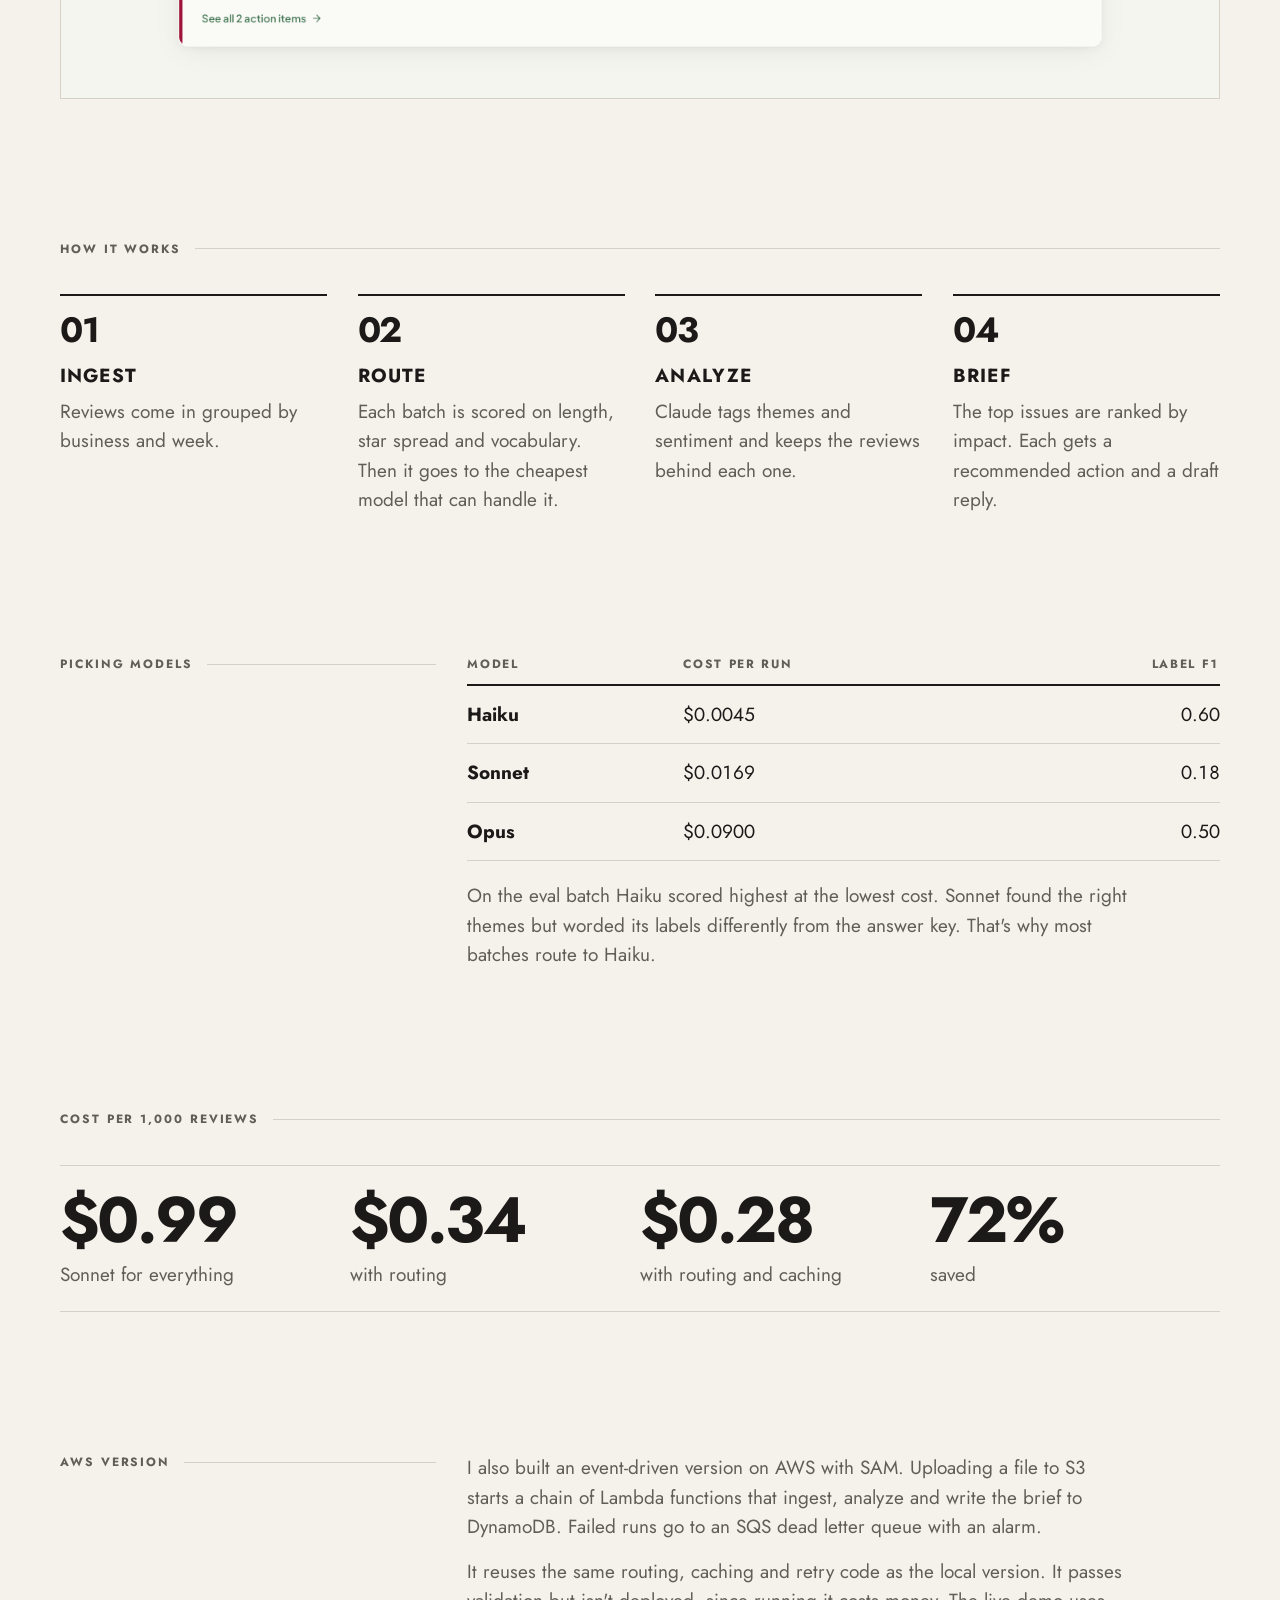
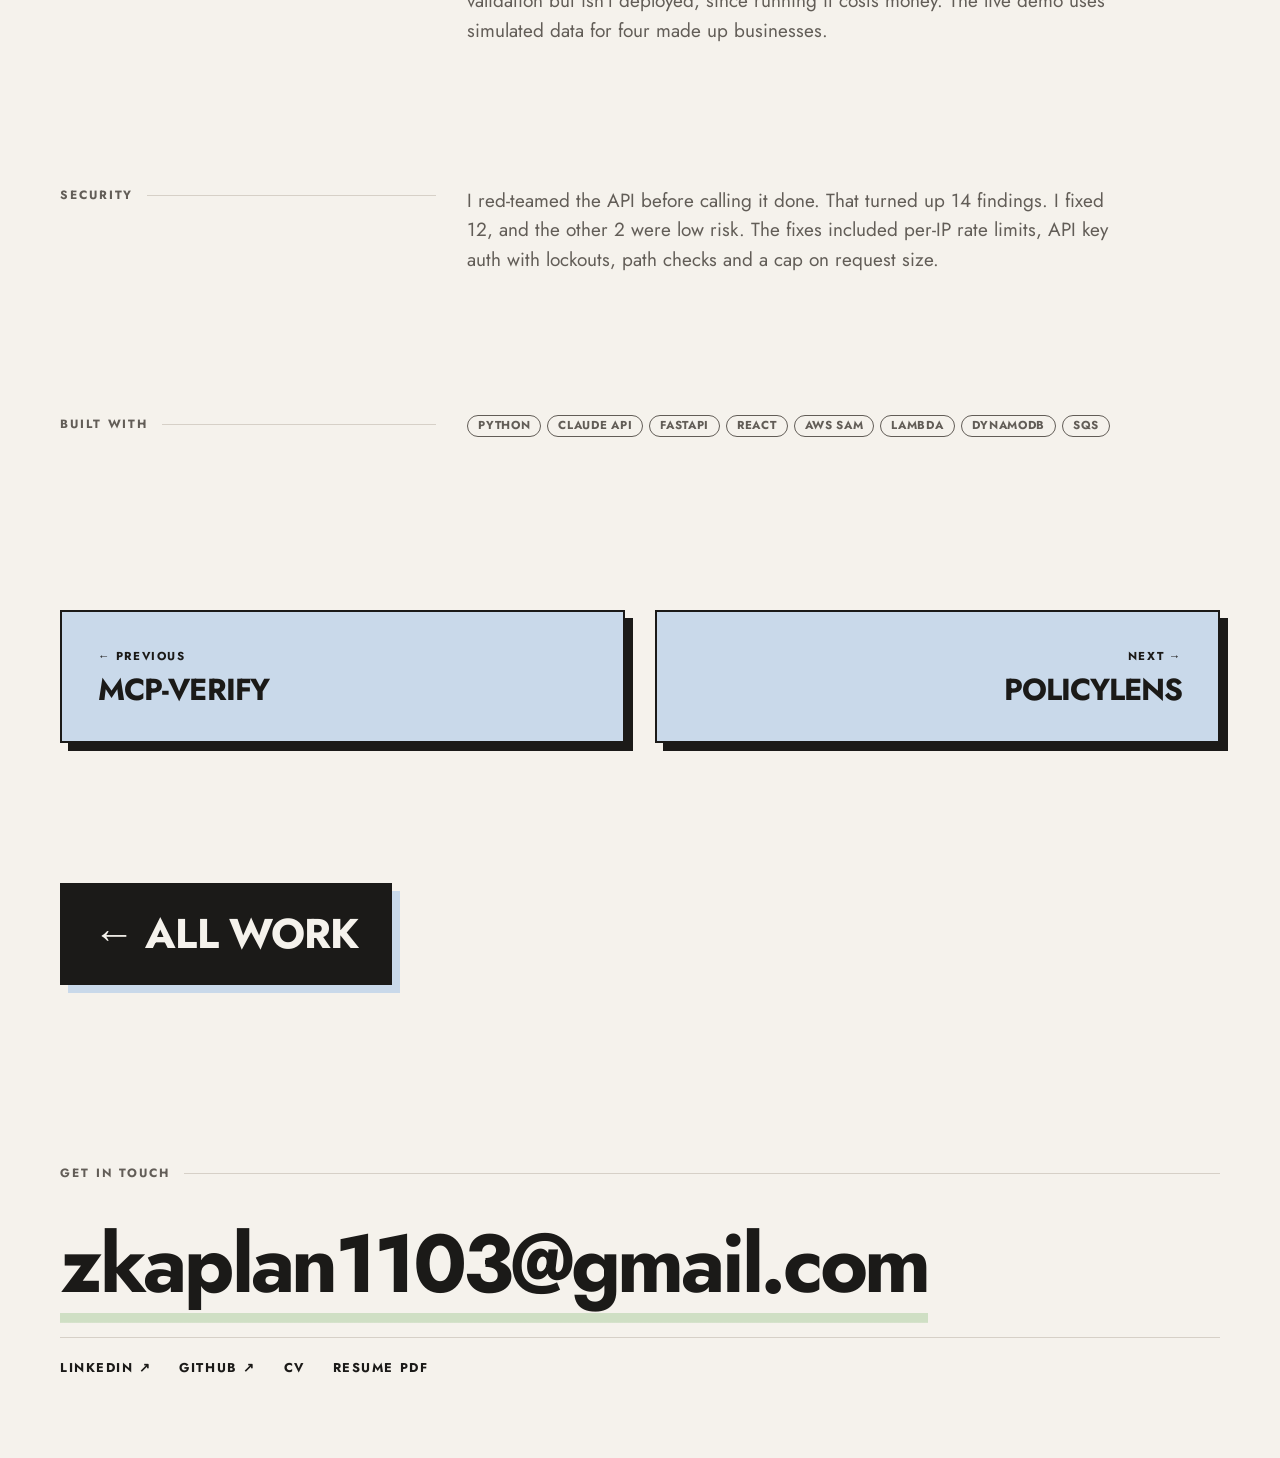
<file: work/bizbrief/index.html>
<!doctype html>
<html lang="en">
<head>
<meta charset="utf-8">
<meta name="viewport" content="width=device-width, initial-scale=1">
<title>BizBrief · Zachary Kaplan</title>
<meta name="description" content="Turns a week of customer reviews into a short list of what to fix.">
<link rel="icon" href="/favicon.svg" type="image/svg+xml">
<link rel="preconnect" href="https://fonts.googleapis.com">
<link rel="preconnect" href="https://fonts.gstatic.com" crossorigin>
<link rel="stylesheet" href="https://fonts.googleapis.com/css2?family=Jost:wght@400;700&display=swap">
<link rel="stylesheet" href="/style.css">
<script src="/main.js" defer></script>
</head>
<body>
<div class="wrap">
<header class="top"><a class="logo" href="/">Zachary Kaplan</a><nav aria-label="Main"><ul><li><a href="/work/" aria-current=page>Work</a></li><li><a href="/cv/">CV</a></li><li><a href="mailto:zkaplan1103@gmail.com">Email</a></li></ul></nav></header>
<main>

<section class="hero reveal">
  <p class="eyebrow short">AI &amp; LLMs · 2026</p>
  <h1 class="page">BizBrief</h1>
  <p class="lede prose" style="margin-top:.6em">Turns a week of customer reviews into a short list of what to fix.</p>
  <div class="links"><a class="btn" href="https://zkaplan1103.github.io/Business-Brief/">Live demo ↗</a><a class="btn" href="https://github.com/zkaplan1103/Business-Brief">GitHub ↗</a></div>
</section>
<section class="sec grid g-side reveal"><p class="eyebrow">The problem</p><p class="lede prose">Small business owners get more reviews than they can read. The useful part is usually a few repeated complaints. I wanted something that pulls those out every week and backs each one with the reviews that prove it.</p></section>
<section class="sec reveal"><img class="shot" src="/img/bizbrief.png" alt="BizBrief overview with a rating gauge, the weekly brief and the top action" loading="lazy"></section>
<section class="sec"><p class="eyebrow reveal">How it works</p><div class="grid g4"><div class="step reveal"><span class="n">01</span><b>Ingest</b><p>Reviews come in grouped by business and week.</p></div><div class="step reveal"><span class="n">02</span><b>Route</b><p>Each batch is scored on length, star spread and vocabulary. Then it goes to the cheapest model that can handle it.</p></div><div class="step reveal"><span class="n">03</span><b>Analyze</b><p>Claude tags themes and sentiment and keeps the reviews behind each one.</p></div><div class="step reveal"><span class="n">04</span><b>Brief</b><p>The top issues are ranked by impact. Each gets a recommended action and a draft reply.</p></div></div></section>
<section class="sec grid g-side reveal"><p class="eyebrow">Picking models</p><div><div class="tablewrap"><table><thead><tr><th scope="col">Model</th><th scope="col">Cost per run</th><th scope="col">Label F1</th></tr></thead><tbody><tr><td>Haiku</td><td>$0.0045</td><td>0.60</td></tr><tr><td>Sonnet</td><td>$0.0169</td><td>0.18</td></tr><tr><td>Opus</td><td>$0.0900</td><td>0.50</td></tr></tbody></table></div><p class="muted prose" style="margin-top:20px">On the eval batch Haiku scored highest at the lowest cost. Sonnet found the right themes but worded its labels differently from the answer key. That's why most batches route to Haiku.</p></div></section>
<section class="sec reveal"><p class="eyebrow">Cost per 1,000 reviews</p><div class="nums"><div><b>$0.99</b><span>Sonnet for everything</span></div><div><b>$0.34</b><span>with routing</span></div><div><b>$0.28</b><span>with routing and caching</span></div><div><b>72%</b><span>saved</span></div></div></section>
<section class="sec grid g-side reveal"><p class="eyebrow">AWS version</p><div class="prose muted"><p>I also built an event-driven version on AWS with SAM. Uploading a file to S3 starts a chain of Lambda functions that ingest, analyze and write the brief to DynamoDB. Failed runs go to an SQS dead letter queue with an alarm.</p><p>It reuses the same routing, caching and retry code as the local version. It passes validation but isn't deployed, since running it costs money. The live demo uses simulated data for four made up businesses.</p></div></section>
<section class="sec grid g-side reveal"><p class="eyebrow">Security</p><div class="prose muted"><p>I red-teamed the API before calling it done. That turned up 14 findings. I fixed 12, and the other 2 were low risk. The fixes included per-IP rate limits, API key auth with lockouts, path checks and a cap on request size.</p></div></section>
<section class="sec grid g-side reveal"><p class="eyebrow">Built with</p><div><ul class="tags quiet-tags"><li>Python</li><li>Claude API</li><li>FastAPI</li><li>React</li><li>AWS SAM</li><li>Lambda</li><li>DynamoDB</li><li>SQS</li></ul></div></section>
<nav class="sec grid g2 pager" aria-label="More projects">
  <a class="card blue reveal" href="/work/mcp-verify/"><span class="feature"><span class="meta">← Previous</span></span><h3>mcp-verify</h3></a>
  <a class="card next blue reveal" href="/work/policylens/"><span class="feature"><span class="meta">Next →</span></span><h3>PolicyLens</h3></a>
</nav>
<div class="sec reveal"><a class="cta" href="/work/">← All work</a></div>
</main>
<footer class="reveal">
  <p class="eyebrow">Get in touch</p>
  <a class="email" href="mailto:zkaplan1103@gmail.com">zkaplan1103@gmail.com</a>
  <div class="foot"><a href="https://www.linkedin.com/in/zachary-kaplan-3bb703273">LinkedIn ↗</a><a href="https://github.com/zkaplan1103">GitHub ↗</a><a href="/cv/">CV</a><a href="/Zachary_Kaplan-Resume.pdf">Resume PDF</a></div>
</footer>
</div>
</body>
</html>
</file>
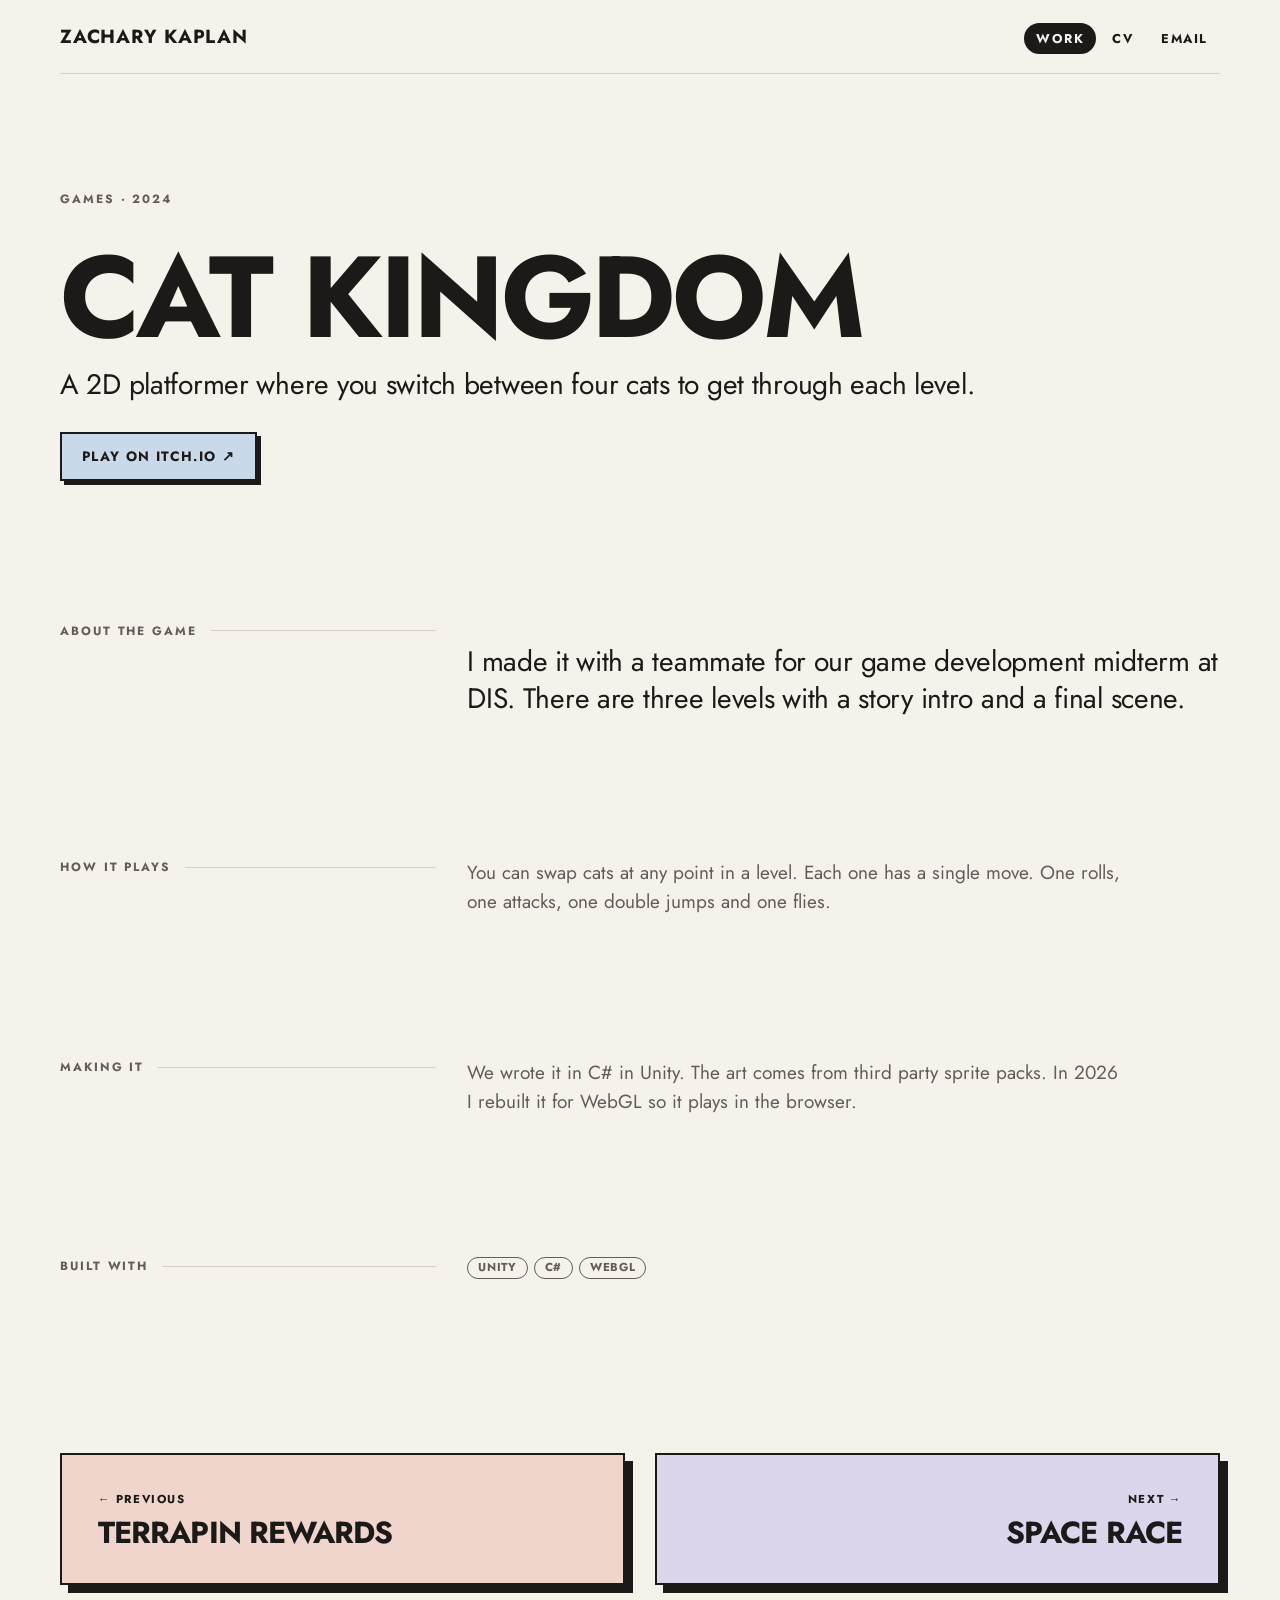
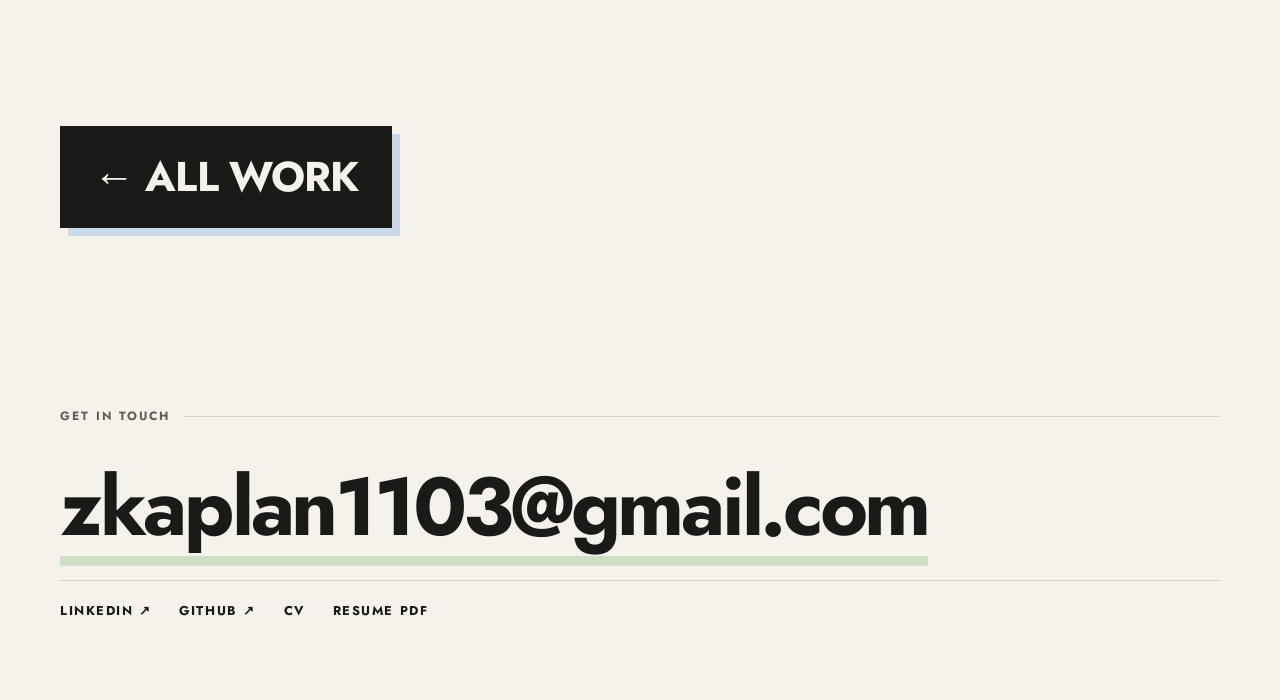
<file: work/cat-kingdom/index.html>
<!doctype html>
<html lang="en">
<head>
<meta charset="utf-8">
<meta name="viewport" content="width=device-width, initial-scale=1">
<title>Cat Kingdom · Zachary Kaplan</title>
<meta name="description" content="A 2D platformer where you switch between four cats to get through each level.">
<link rel="icon" href="/favicon.svg" type="image/svg+xml">
<link rel="preconnect" href="https://fonts.googleapis.com">
<link rel="preconnect" href="https://fonts.gstatic.com" crossorigin>
<link rel="stylesheet" href="https://fonts.googleapis.com/css2?family=Jost:wght@400;700&display=swap">
<link rel="stylesheet" href="/style.css">
<script src="/main.js" defer></script>
</head>
<body>
<div class="wrap">
<header class="top"><a class="logo" href="/">Zachary Kaplan</a><nav aria-label="Main"><ul><li><a href="/work/" aria-current=page>Work</a></li><li><a href="/cv/">CV</a></li><li><a href="mailto:zkaplan1103@gmail.com">Email</a></li></ul></nav></header>
<main>

<section class="hero reveal">
  <p class="eyebrow short">Games · 2024</p>
  <h1 class="page">Cat Kingdom</h1>
  <p class="lede prose" style="margin-top:.6em">A 2D platformer where you switch between four cats to get through each level.</p>
  <div class="links"><a class="btn" href="https://zkaplan1103.itch.io/cat-kingdom">Play on itch.io ↗</a></div>
</section>
<section class="sec grid g-side reveal"><p class="eyebrow">About the game</p><p class="lede prose">I made it with a teammate for our game development midterm at DIS. There are three levels with a story intro and a final scene.</p></section>
<section class="sec grid g-side reveal"><p class="eyebrow">How it plays</p><div class="prose muted"><p>You can swap cats at any point in a level. Each one has a single move. One rolls, one attacks, one double jumps and one flies.</p></div></section>
<section class="sec grid g-side reveal"><p class="eyebrow">Making it</p><div class="prose muted"><p>We wrote it in C# in Unity. The art comes from third party sprite packs. In 2026 I rebuilt it for WebGL so it plays in the browser.</p></div></section>
<section class="sec grid g-side reveal"><p class="eyebrow">Built with</p><div><ul class="tags quiet-tags"><li>Unity</li><li>C#</li><li>WebGL</li></ul></div></section>
<nav class="sec grid g2 pager" aria-label="More projects">
  <a class="card blush reveal" href="/work/terrapin-rewards/"><span class="feature"><span class="meta">← Previous</span></span><h3>Terrapin Rewards</h3></a>
  <a class="card next lilac reveal" href="/work/space-race/"><span class="feature"><span class="meta">Next →</span></span><h3>Space Race</h3></a>
</nav>
<div class="sec reveal"><a class="cta" href="/work/">← All work</a></div>
</main>
<footer class="reveal">
  <p class="eyebrow">Get in touch</p>
  <a class="email" href="mailto:zkaplan1103@gmail.com">zkaplan1103@gmail.com</a>
  <div class="foot"><a href="https://www.linkedin.com/in/zachary-kaplan-3bb703273">LinkedIn ↗</a><a href="https://github.com/zkaplan1103">GitHub ↗</a><a href="/cv/">CV</a><a href="/Zachary_Kaplan-Resume.pdf">Resume PDF</a></div>
</footer>
</div>
</body>
</html>
</file>
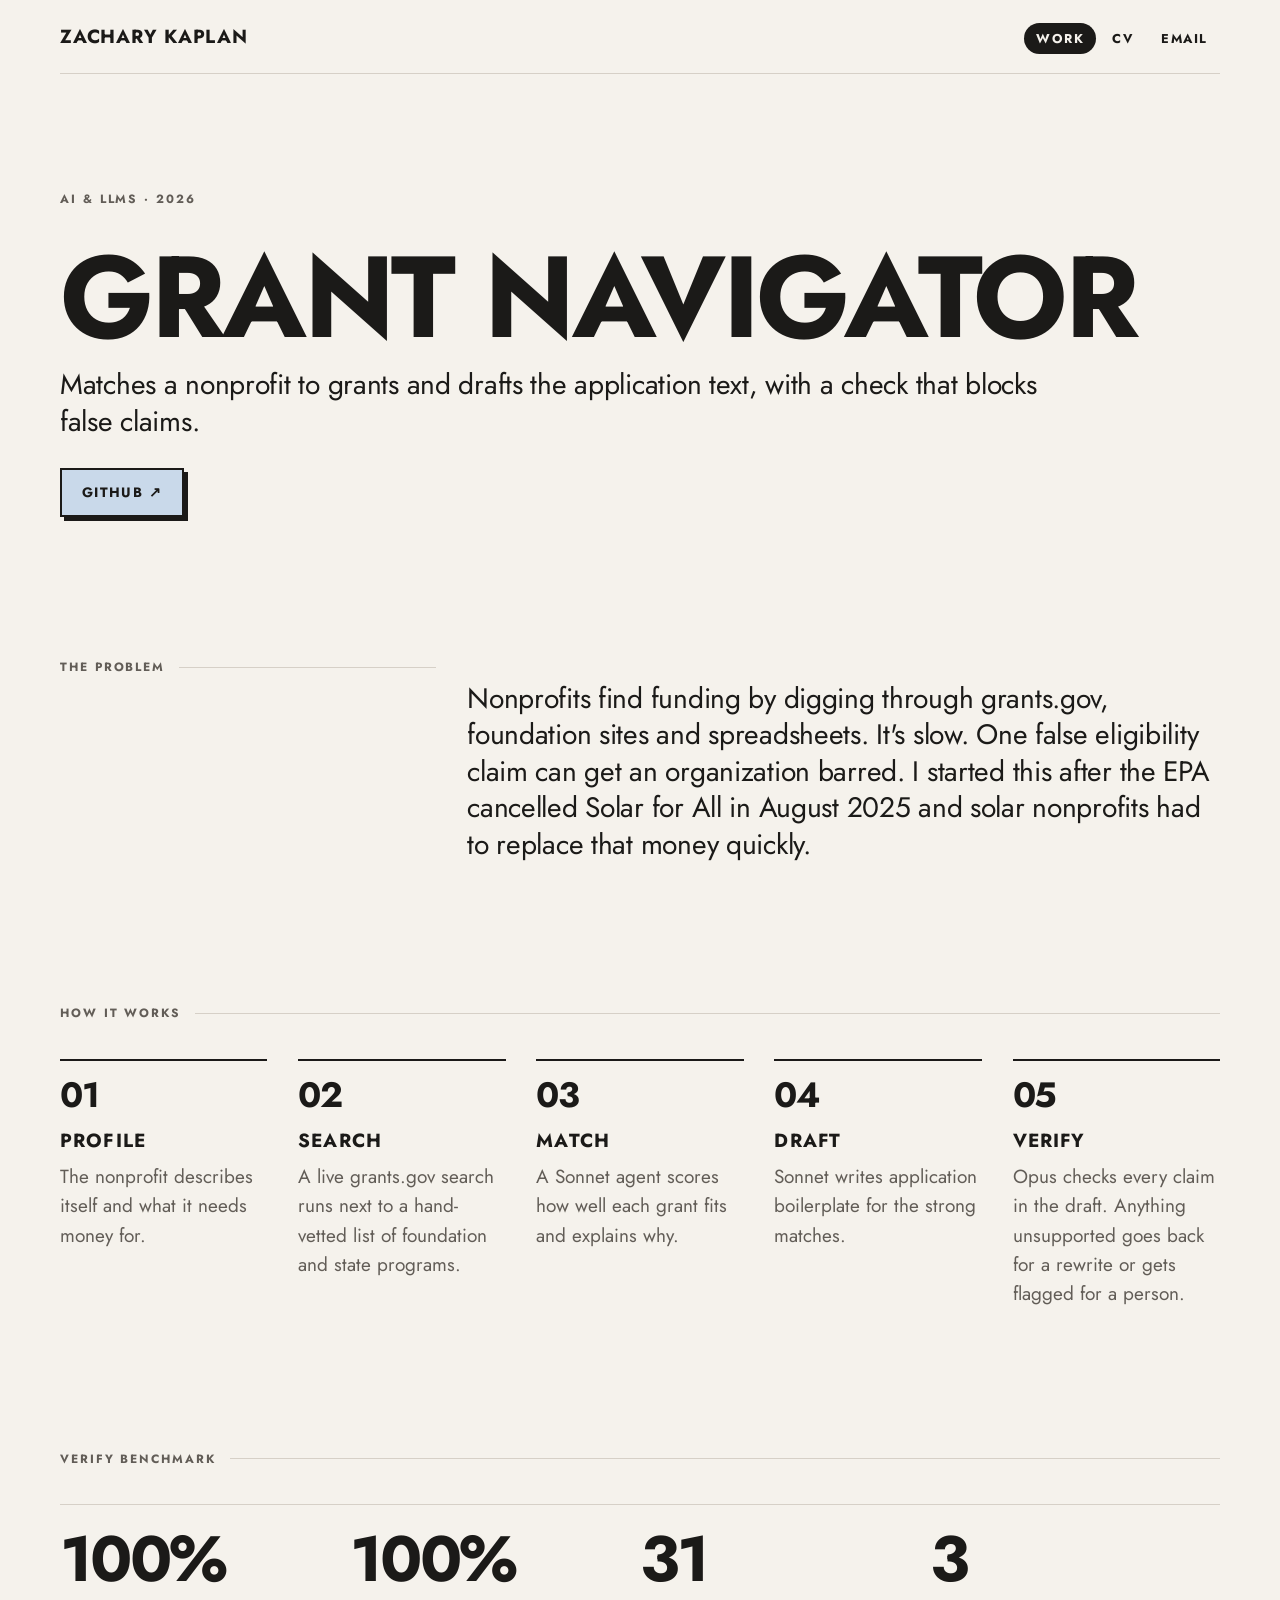
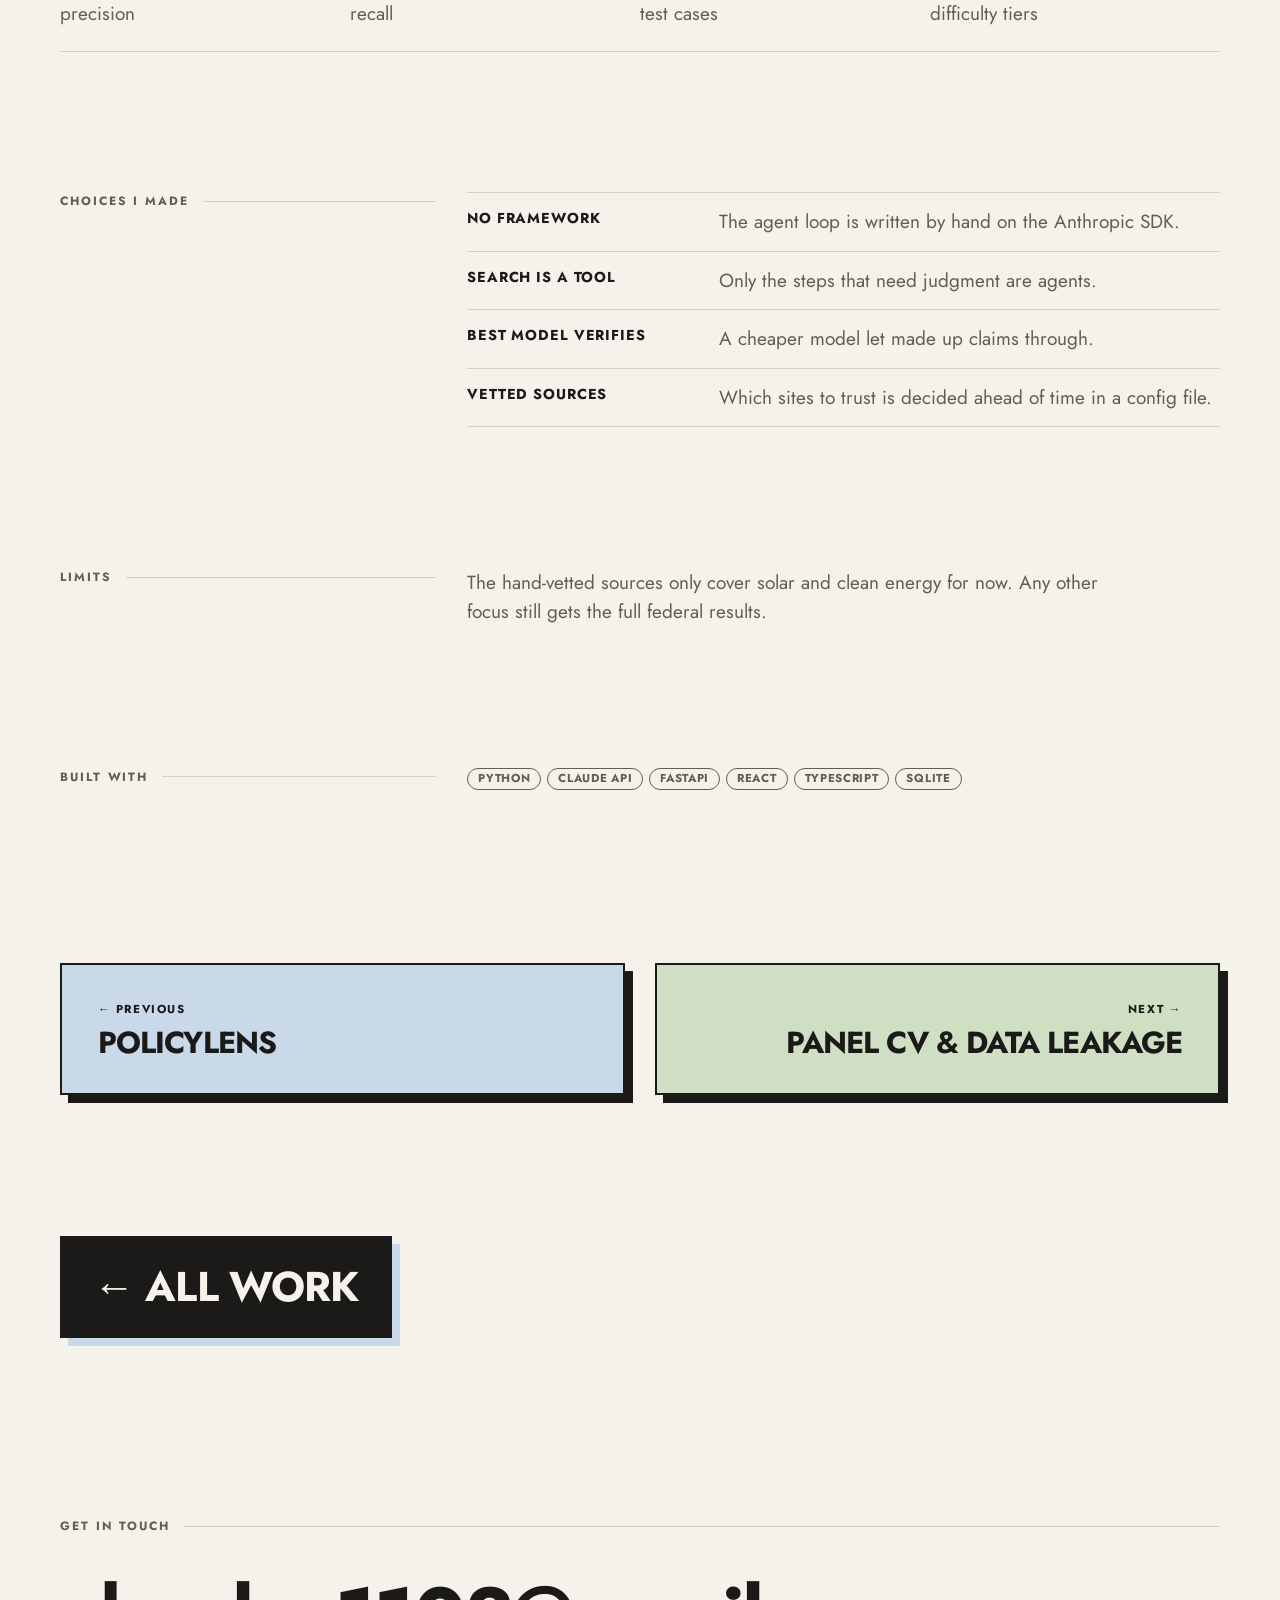
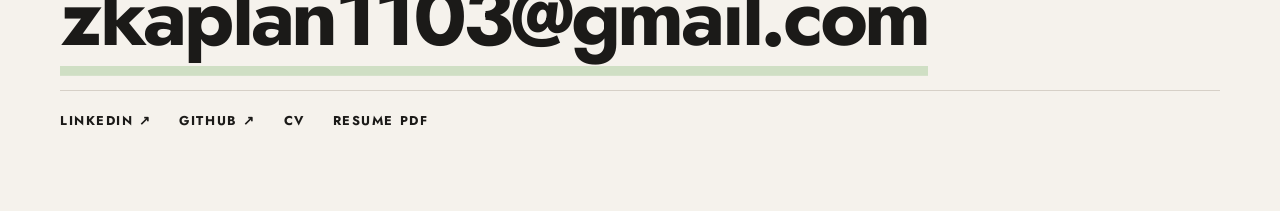
<file: work/grant-navigator/index.html>
<!doctype html>
<html lang="en">
<head>
<meta charset="utf-8">
<meta name="viewport" content="width=device-width, initial-scale=1">
<title>Grant Navigator · Zachary Kaplan</title>
<meta name="description" content="Matches a nonprofit to grants and drafts the application text, with a check that blocks false claims.">
<link rel="icon" href="/favicon.svg" type="image/svg+xml">
<link rel="preconnect" href="https://fonts.googleapis.com">
<link rel="preconnect" href="https://fonts.gstatic.com" crossorigin>
<link rel="stylesheet" href="https://fonts.googleapis.com/css2?family=Jost:wght@400;700&display=swap">
<link rel="stylesheet" href="/style.css">
<script src="/main.js" defer></script>
</head>
<body>
<div class="wrap">
<header class="top"><a class="logo" href="/">Zachary Kaplan</a><nav aria-label="Main"><ul><li><a href="/work/" aria-current=page>Work</a></li><li><a href="/cv/">CV</a></li><li><a href="mailto:zkaplan1103@gmail.com">Email</a></li></ul></nav></header>
<main>

<section class="hero reveal">
  <p class="eyebrow short">AI &amp; LLMs · 2026</p>
  <h1 class="page">Grant Navigator</h1>
  <p class="lede prose" style="margin-top:.6em">Matches a nonprofit to grants and drafts the application text, with a check that blocks false claims.</p>
  <div class="links"><a class="btn" href="https://github.com/zkaplan1103/grant-finder">GitHub ↗</a></div>
</section>
<section class="sec grid g-side reveal"><p class="eyebrow">The problem</p><p class="lede prose">Nonprofits find funding by digging through grants.gov, foundation sites and spreadsheets. It's slow. One false eligibility claim can get an organization barred. I started this after the EPA cancelled Solar for All in August 2025 and solar nonprofits had to replace that money quickly.</p></section>
<section class="sec"><p class="eyebrow reveal">How it works</p><div class="grid g5"><div class="step reveal"><span class="n">01</span><b>Profile</b><p>The nonprofit describes itself and what it needs money for.</p></div><div class="step reveal"><span class="n">02</span><b>Search</b><p>A live grants.gov search runs next to a hand-vetted list of foundation and state programs.</p></div><div class="step reveal"><span class="n">03</span><b>Match</b><p>A Sonnet agent scores how well each grant fits and explains why.</p></div><div class="step reveal"><span class="n">04</span><b>Draft</b><p>Sonnet writes application boilerplate for the strong matches.</p></div><div class="step reveal"><span class="n">05</span><b>Verify</b><p>Opus checks every claim in the draft. Anything unsupported goes back for a rewrite or gets flagged for a person.</p></div></div></section>
<section class="sec reveal"><p class="eyebrow">Verify benchmark</p><div class="nums"><div><b>100%</b><span>precision</span></div><div><b>100%</b><span>recall</span></div><div><b>31</b><span>test cases</span></div><div><b>3</b><span>difficulty tiers</span></div></div></section>
<section class="sec grid g-side reveal"><p class="eyebrow">Choices I made</p><ul class="defs"><li><b>No framework</b><span>The agent loop is written by hand on the Anthropic SDK.</span></li><li><b>Search is a tool</b><span>Only the steps that need judgment are agents.</span></li><li><b>Best model verifies</b><span>A cheaper model let made up claims through.</span></li><li><b>Vetted sources</b><span>Which sites to trust is decided ahead of time in a config file.</span></li></ul></section>
<section class="sec grid g-side reveal"><p class="eyebrow">Limits</p><div class="prose muted"><p>The hand-vetted sources only cover solar and clean energy for now. Any other focus still gets the full federal results.</p></div></section>
<section class="sec grid g-side reveal"><p class="eyebrow">Built with</p><div><ul class="tags quiet-tags"><li>Python</li><li>Claude API</li><li>FastAPI</li><li>React</li><li>TypeScript</li><li>SQLite</li></ul></div></section>
<nav class="sec grid g2 pager" aria-label="More projects">
  <a class="card blue reveal" href="/work/policylens/"><span class="feature"><span class="meta">← Previous</span></span><h3>PolicyLens</h3></a>
  <a class="card next sage reveal" href="/work/panel-cv-leakage/"><span class="feature"><span class="meta">Next →</span></span><h3>Panel CV &amp; Data Leakage</h3></a>
</nav>
<div class="sec reveal"><a class="cta" href="/work/">← All work</a></div>
</main>
<footer class="reveal">
  <p class="eyebrow">Get in touch</p>
  <a class="email" href="mailto:zkaplan1103@gmail.com">zkaplan1103@gmail.com</a>
  <div class="foot"><a href="https://www.linkedin.com/in/zachary-kaplan-3bb703273">LinkedIn ↗</a><a href="https://github.com/zkaplan1103">GitHub ↗</a><a href="/cv/">CV</a><a href="/Zachary_Kaplan-Resume.pdf">Resume PDF</a></div>
</footer>
</div>
</body>
</html>
</file>
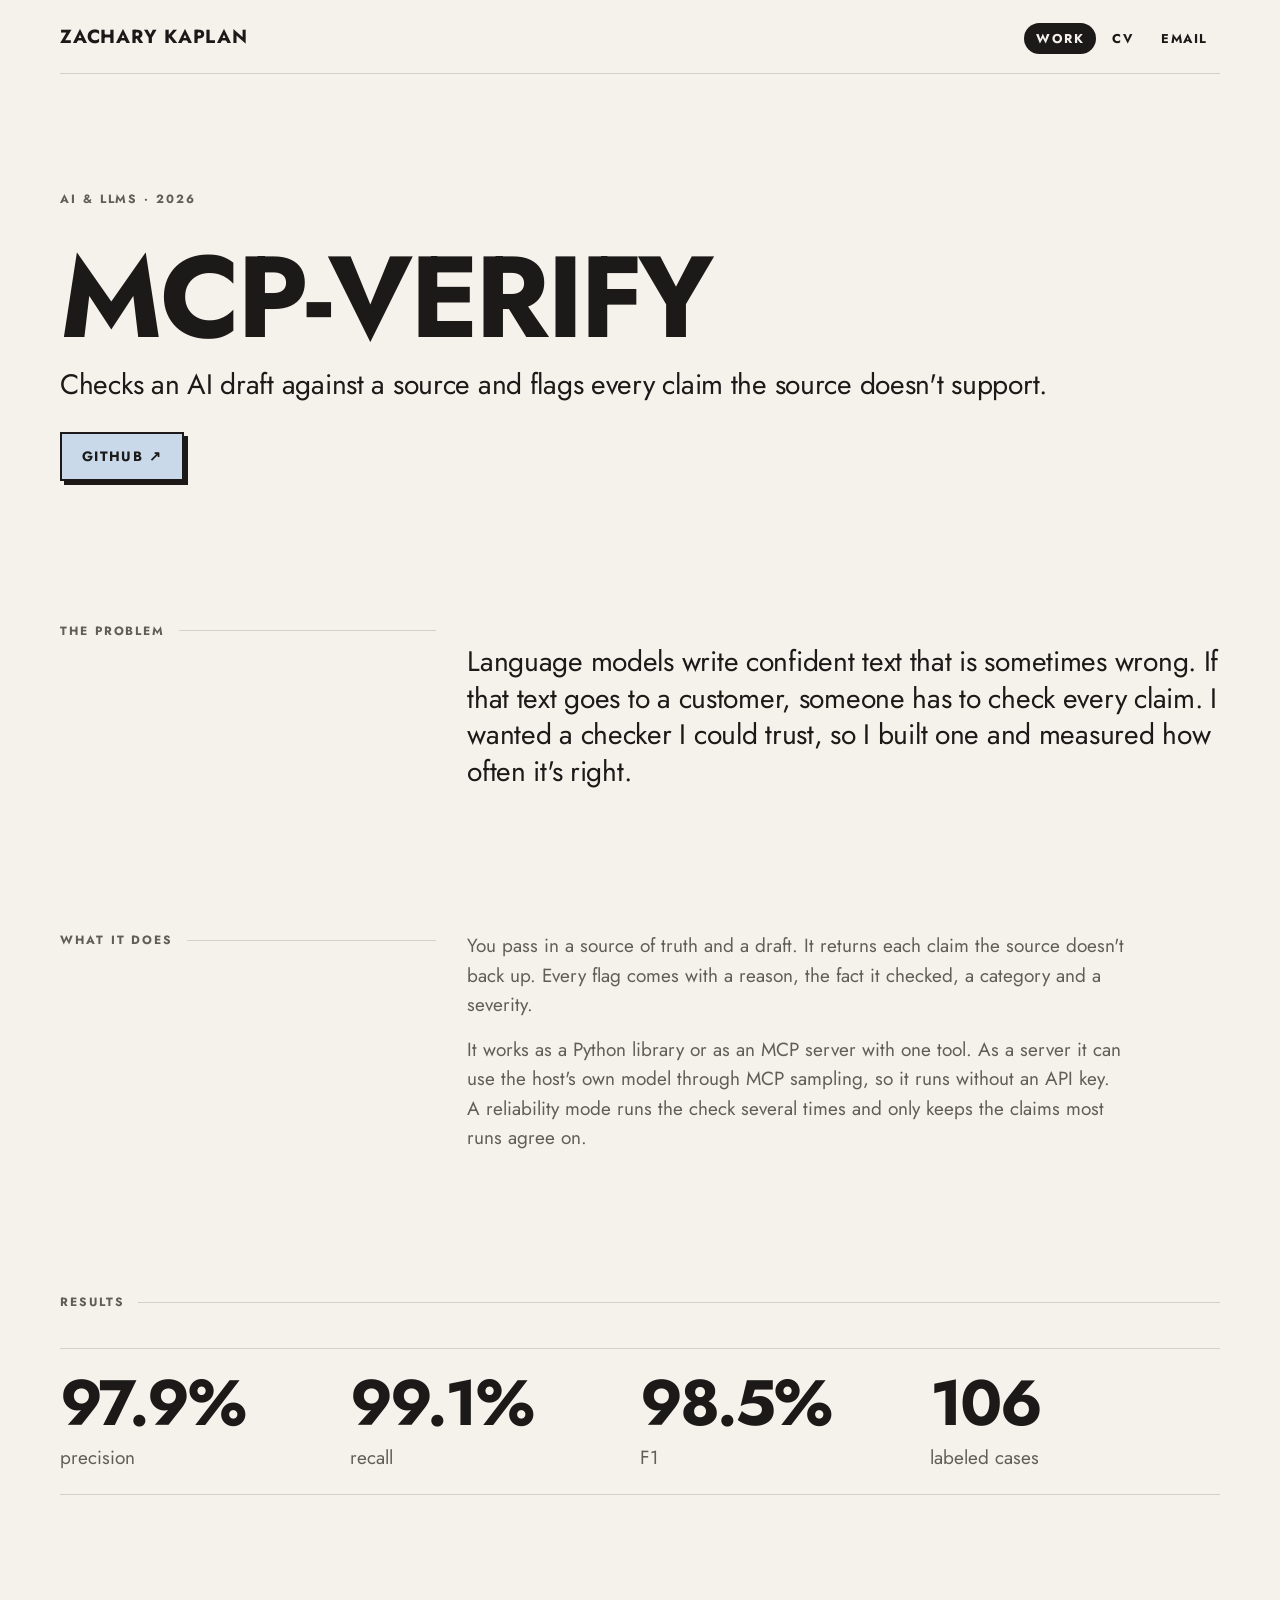
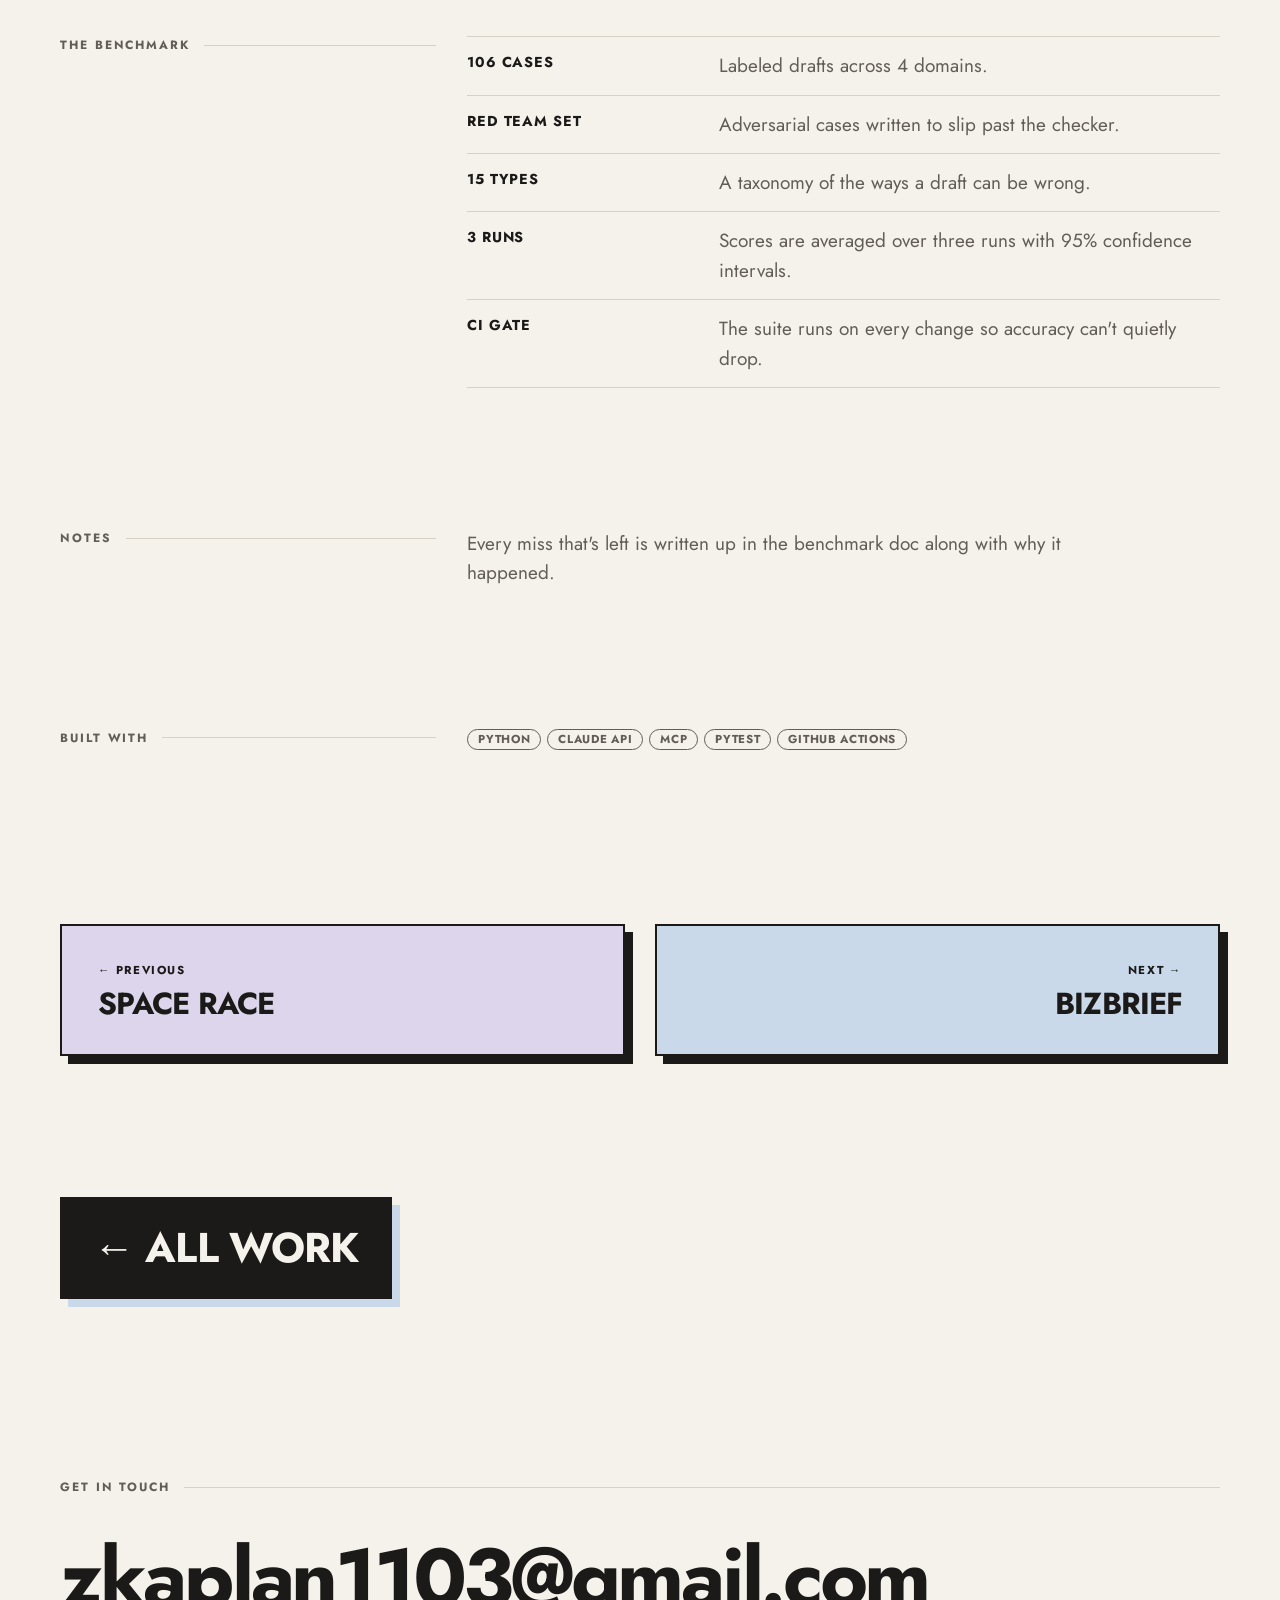
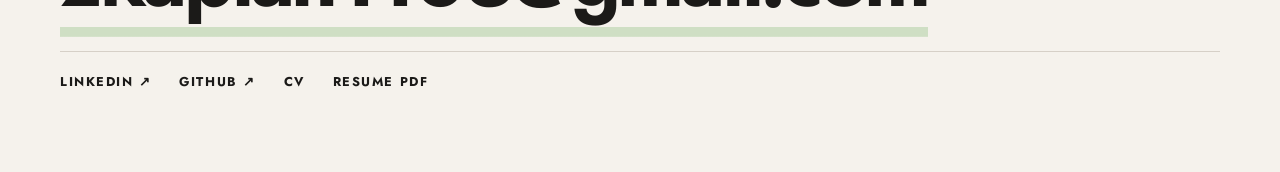
<file: work/mcp-verify/index.html>
<!doctype html>
<html lang="en">
<head>
<meta charset="utf-8">
<meta name="viewport" content="width=device-width, initial-scale=1">
<title>mcp-verify · Zachary Kaplan</title>
<meta name="description" content="Checks an AI draft against a source and flags every claim the source doesn't support.">
<link rel="icon" href="/favicon.svg" type="image/svg+xml">
<link rel="preconnect" href="https://fonts.googleapis.com">
<link rel="preconnect" href="https://fonts.gstatic.com" crossorigin>
<link rel="stylesheet" href="https://fonts.googleapis.com/css2?family=Jost:wght@400;700&display=swap">
<link rel="stylesheet" href="/style.css">
<script src="/main.js" defer></script>
</head>
<body>
<div class="wrap">
<header class="top"><a class="logo" href="/">Zachary Kaplan</a><nav aria-label="Main"><ul><li><a href="/work/" aria-current=page>Work</a></li><li><a href="/cv/">CV</a></li><li><a href="mailto:zkaplan1103@gmail.com">Email</a></li></ul></nav></header>
<main>

<section class="hero reveal">
  <p class="eyebrow short">AI &amp; LLMs · 2026</p>
  <h1 class="page">mcp-verify</h1>
  <p class="lede prose" style="margin-top:.6em">Checks an AI draft against a source and flags every claim the source doesn't support.</p>
  <div class="links"><a class="btn" href="https://github.com/zkaplan1103/mcp-verify">GitHub ↗</a></div>
</section>
<section class="sec grid g-side reveal"><p class="eyebrow">The problem</p><p class="lede prose">Language models write confident text that is sometimes wrong. If that text goes to a customer, someone has to check every claim. I wanted a checker I could trust, so I built one and measured how often it's right.</p></section>
<section class="sec grid g-side reveal"><p class="eyebrow">What it does</p><div class="prose muted"><p>You pass in a source of truth and a draft. It returns each claim the source doesn't back up. Every flag comes with a reason, the fact it checked, a category and a severity.</p><p>It works as a Python library or as an MCP server with one tool. As a server it can use the host's own model through MCP sampling, so it runs without an API key. A reliability mode runs the check several times and only keeps the claims most runs agree on.</p></div></section>
<section class="sec reveal"><p class="eyebrow">Results</p><div class="nums"><div><b>97.9%</b><span>precision</span></div><div><b>99.1%</b><span>recall</span></div><div><b>98.5%</b><span>F1</span></div><div><b>106</b><span>labeled cases</span></div></div></section>
<section class="sec grid g-side reveal"><p class="eyebrow">The benchmark</p><ul class="defs"><li><b>106 cases</b><span>Labeled drafts across 4 domains.</span></li><li><b>Red team set</b><span>Adversarial cases written to slip past the checker.</span></li><li><b>15 types</b><span>A taxonomy of the ways a draft can be wrong.</span></li><li><b>3 runs</b><span>Scores are averaged over three runs with 95% confidence intervals.</span></li><li><b>CI gate</b><span>The suite runs on every change so accuracy can't quietly drop.</span></li></ul></section>
<section class="sec grid g-side reveal"><p class="eyebrow">Notes</p><div class="prose muted"><p>Every miss that's left is written up in the benchmark doc along with why it happened.</p></div></section>
<section class="sec grid g-side reveal"><p class="eyebrow">Built with</p><div><ul class="tags quiet-tags"><li>Python</li><li>Claude API</li><li>MCP</li><li>pytest</li><li>GitHub Actions</li></ul></div></section>
<nav class="sec grid g2 pager" aria-label="More projects">
  <a class="card lilac reveal" href="/work/space-race/"><span class="feature"><span class="meta">← Previous</span></span><h3>Space Race</h3></a>
  <a class="card next blue reveal" href="/work/bizbrief/"><span class="feature"><span class="meta">Next →</span></span><h3>BizBrief</h3></a>
</nav>
<div class="sec reveal"><a class="cta" href="/work/">← All work</a></div>
</main>
<footer class="reveal">
  <p class="eyebrow">Get in touch</p>
  <a class="email" href="mailto:zkaplan1103@gmail.com">zkaplan1103@gmail.com</a>
  <div class="foot"><a href="https://www.linkedin.com/in/zachary-kaplan-3bb703273">LinkedIn ↗</a><a href="https://github.com/zkaplan1103">GitHub ↗</a><a href="/cv/">CV</a><a href="/Zachary_Kaplan-Resume.pdf">Resume PDF</a></div>
</footer>
</div>
</body>
</html>
</file>
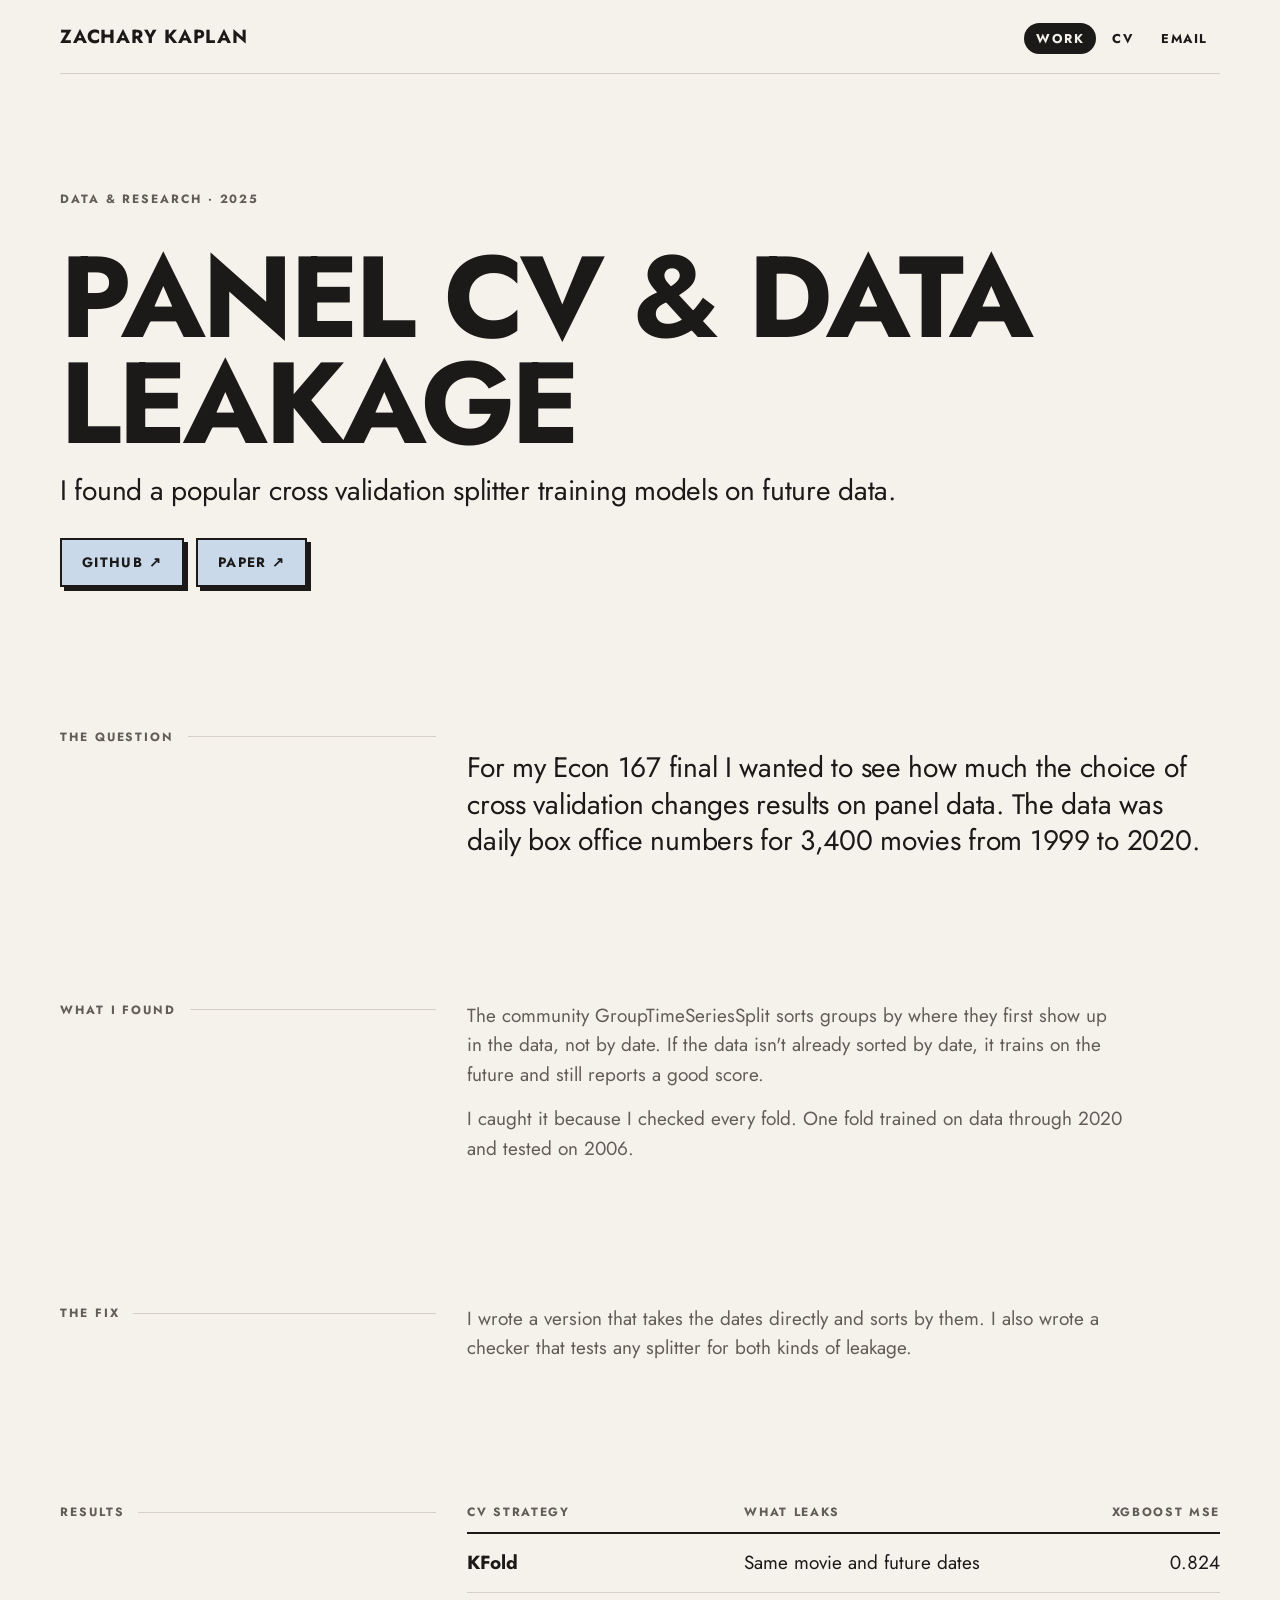
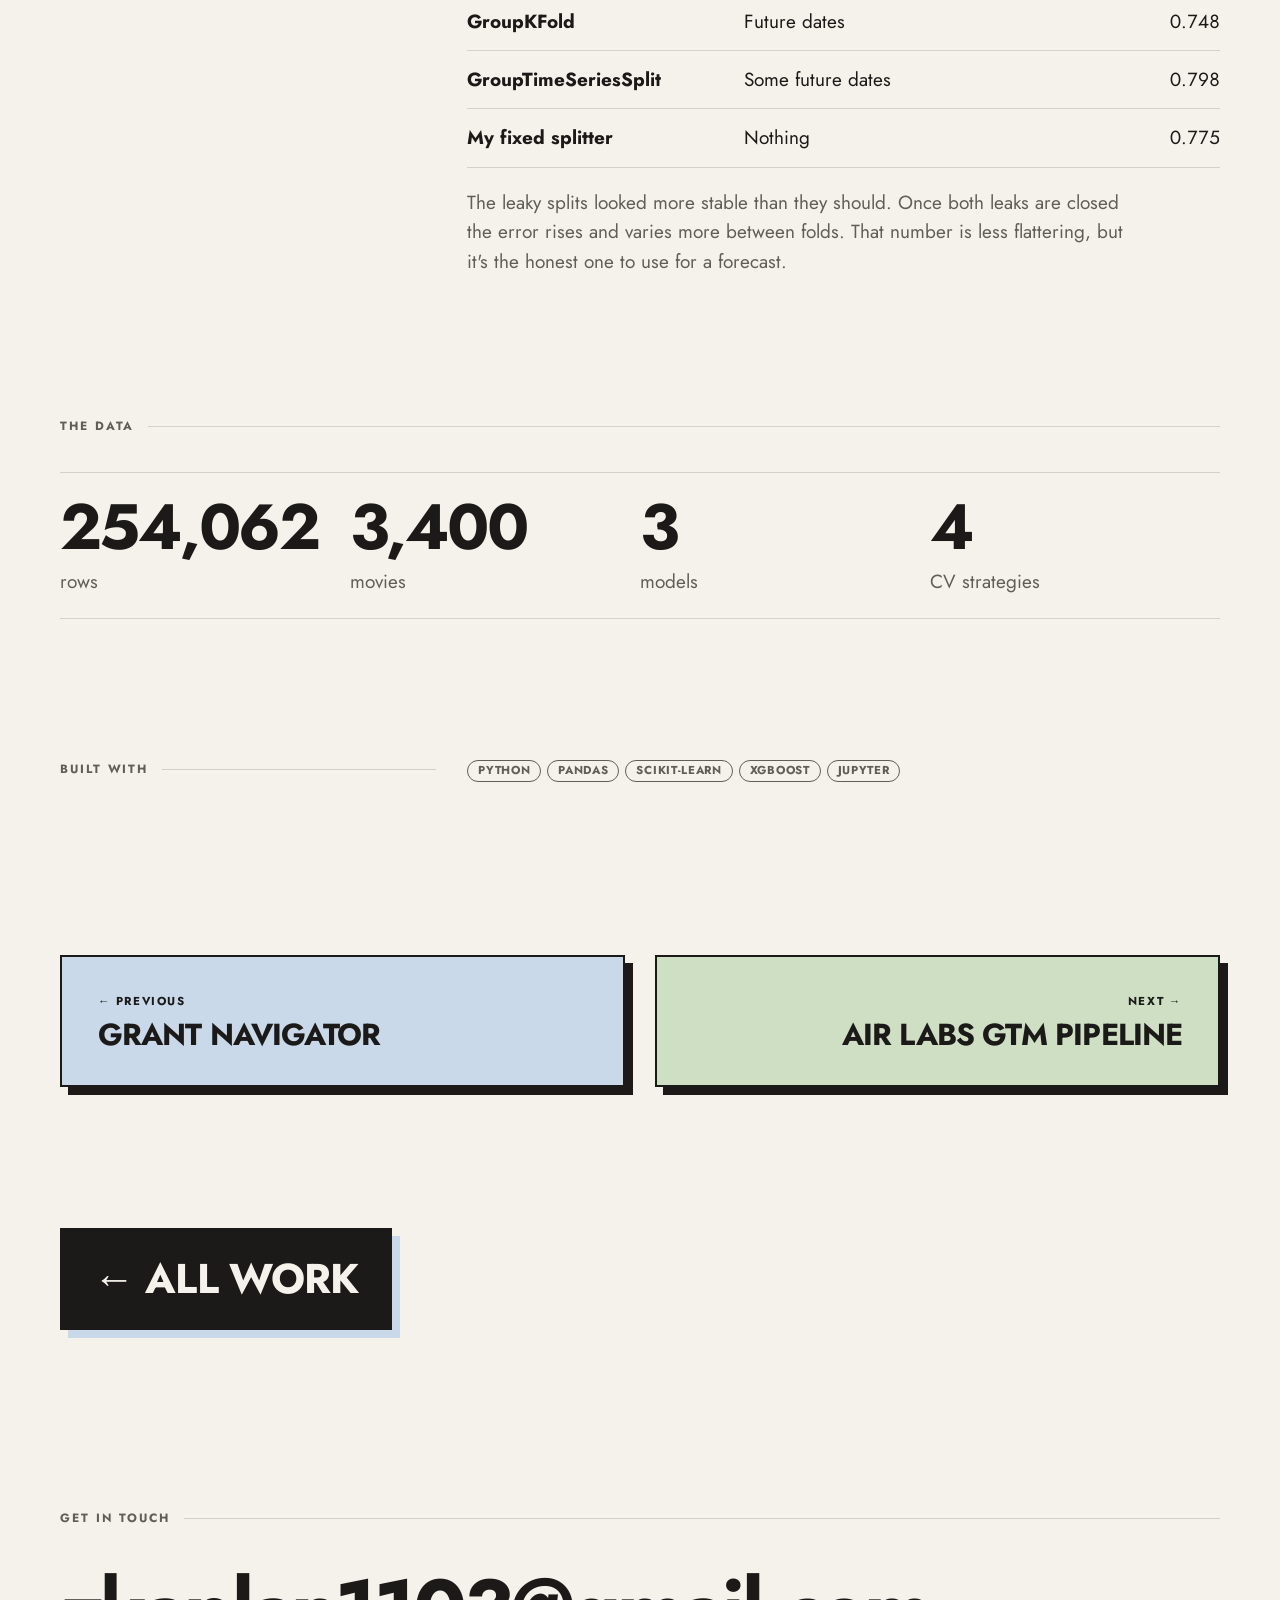
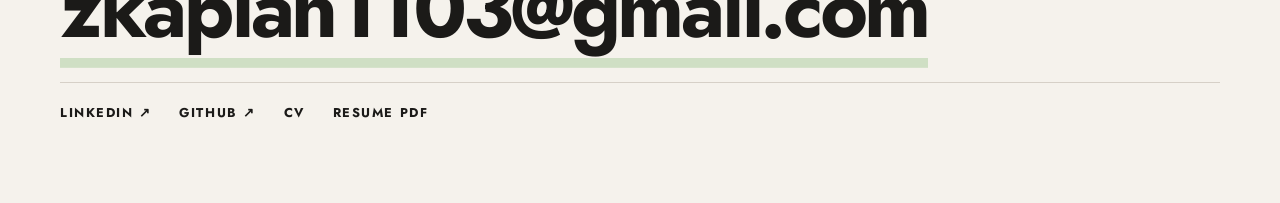
<file: work/panel-cv-leakage/index.html>
<!doctype html>
<html lang="en">
<head>
<meta charset="utf-8">
<meta name="viewport" content="width=device-width, initial-scale=1">
<title>Panel CV & Data Leakage · Zachary Kaplan</title>
<meta name="description" content="I found a popular cross validation splitter training models on future data.">
<link rel="icon" href="/favicon.svg" type="image/svg+xml">
<link rel="preconnect" href="https://fonts.googleapis.com">
<link rel="preconnect" href="https://fonts.gstatic.com" crossorigin>
<link rel="stylesheet" href="https://fonts.googleapis.com/css2?family=Jost:wght@400;700&display=swap">
<link rel="stylesheet" href="/style.css">
<script src="/main.js" defer></script>
</head>
<body>
<div class="wrap">
<header class="top"><a class="logo" href="/">Zachary Kaplan</a><nav aria-label="Main"><ul><li><a href="/work/" aria-current=page>Work</a></li><li><a href="/cv/">CV</a></li><li><a href="mailto:zkaplan1103@gmail.com">Email</a></li></ul></nav></header>
<main>

<section class="hero reveal">
  <p class="eyebrow short">Data &amp; Research · 2025</p>
  <h1 class="page">Panel CV &amp; Data Leakage</h1>
  <p class="lede prose" style="margin-top:.6em">I found a popular cross validation splitter training models on future data.</p>
  <div class="links"><a class="btn" href="https://github.com/zkaplan1103/panel-cv-leakage">GitHub ↗</a><a class="btn" href="https://github.com/zkaplan1103/panel-cv-leakage/blob/main/paper/panel-cv-strategies-paper.pdf">Paper ↗</a></div>
</section>
<section class="sec grid g-side reveal"><p class="eyebrow">The question</p><p class="lede prose">For my Econ 167 final I wanted to see how much the choice of cross validation changes results on panel data. The data was daily box office numbers for 3,400 movies from 1999 to 2020.</p></section>
<section class="sec grid g-side reveal"><p class="eyebrow">What I found</p><div class="prose muted"><p>The community GroupTimeSeriesSplit sorts groups by where they first show up in the data, not by date. If the data isn't already sorted by date, it trains on the future and still reports a good score.</p><p>I caught it because I checked every fold. One fold trained on data through 2020 and tested on 2006.</p></div></section>
<section class="sec grid g-side reveal"><p class="eyebrow">The fix</p><div class="prose muted"><p>I wrote a version that takes the dates directly and sorts by them. I also wrote a checker that tests any splitter for both kinds of leakage.</p></div></section>
<section class="sec grid g-side reveal"><p class="eyebrow">Results</p><div><div class="tablewrap"><table><thead><tr><th scope="col">CV strategy</th><th scope="col">What leaks</th><th scope="col">XGBoost MSE</th></tr></thead><tbody><tr><td>KFold</td><td>Same movie and future dates</td><td>0.824</td></tr><tr><td>GroupKFold</td><td>Future dates</td><td>0.748</td></tr><tr><td>GroupTimeSeriesSplit</td><td>Some future dates</td><td>0.798</td></tr><tr><td>My fixed splitter</td><td>Nothing</td><td>0.775</td></tr></tbody></table></div><p class="muted prose" style="margin-top:20px">The leaky splits looked more stable than they should. Once both leaks are closed the error rises and varies more between folds. That number is less flattering, but it's the honest one to use for a forecast.</p></div></section>
<section class="sec reveal"><p class="eyebrow">The data</p><div class="nums"><div><b>254,062</b><span>rows</span></div><div><b>3,400</b><span>movies</span></div><div><b>3</b><span>models</span></div><div><b>4</b><span>CV strategies</span></div></div></section>
<section class="sec grid g-side reveal"><p class="eyebrow">Built with</p><div><ul class="tags quiet-tags"><li>Python</li><li>pandas</li><li>scikit-learn</li><li>XGBoost</li><li>Jupyter</li></ul></div></section>
<nav class="sec grid g2 pager" aria-label="More projects">
  <a class="card blue reveal" href="/work/grant-navigator/"><span class="feature"><span class="meta">← Previous</span></span><h3>Grant Navigator</h3></a>
  <a class="card next sage reveal" href="/work/air-labs-gtm/"><span class="feature"><span class="meta">Next →</span></span><h3>Air Labs GTM Pipeline</h3></a>
</nav>
<div class="sec reveal"><a class="cta" href="/work/">← All work</a></div>
</main>
<footer class="reveal">
  <p class="eyebrow">Get in touch</p>
  <a class="email" href="mailto:zkaplan1103@gmail.com">zkaplan1103@gmail.com</a>
  <div class="foot"><a href="https://www.linkedin.com/in/zachary-kaplan-3bb703273">LinkedIn ↗</a><a href="https://github.com/zkaplan1103">GitHub ↗</a><a href="/cv/">CV</a><a href="/Zachary_Kaplan-Resume.pdf">Resume PDF</a></div>
</footer>
</div>
</body>
</html>
</file>
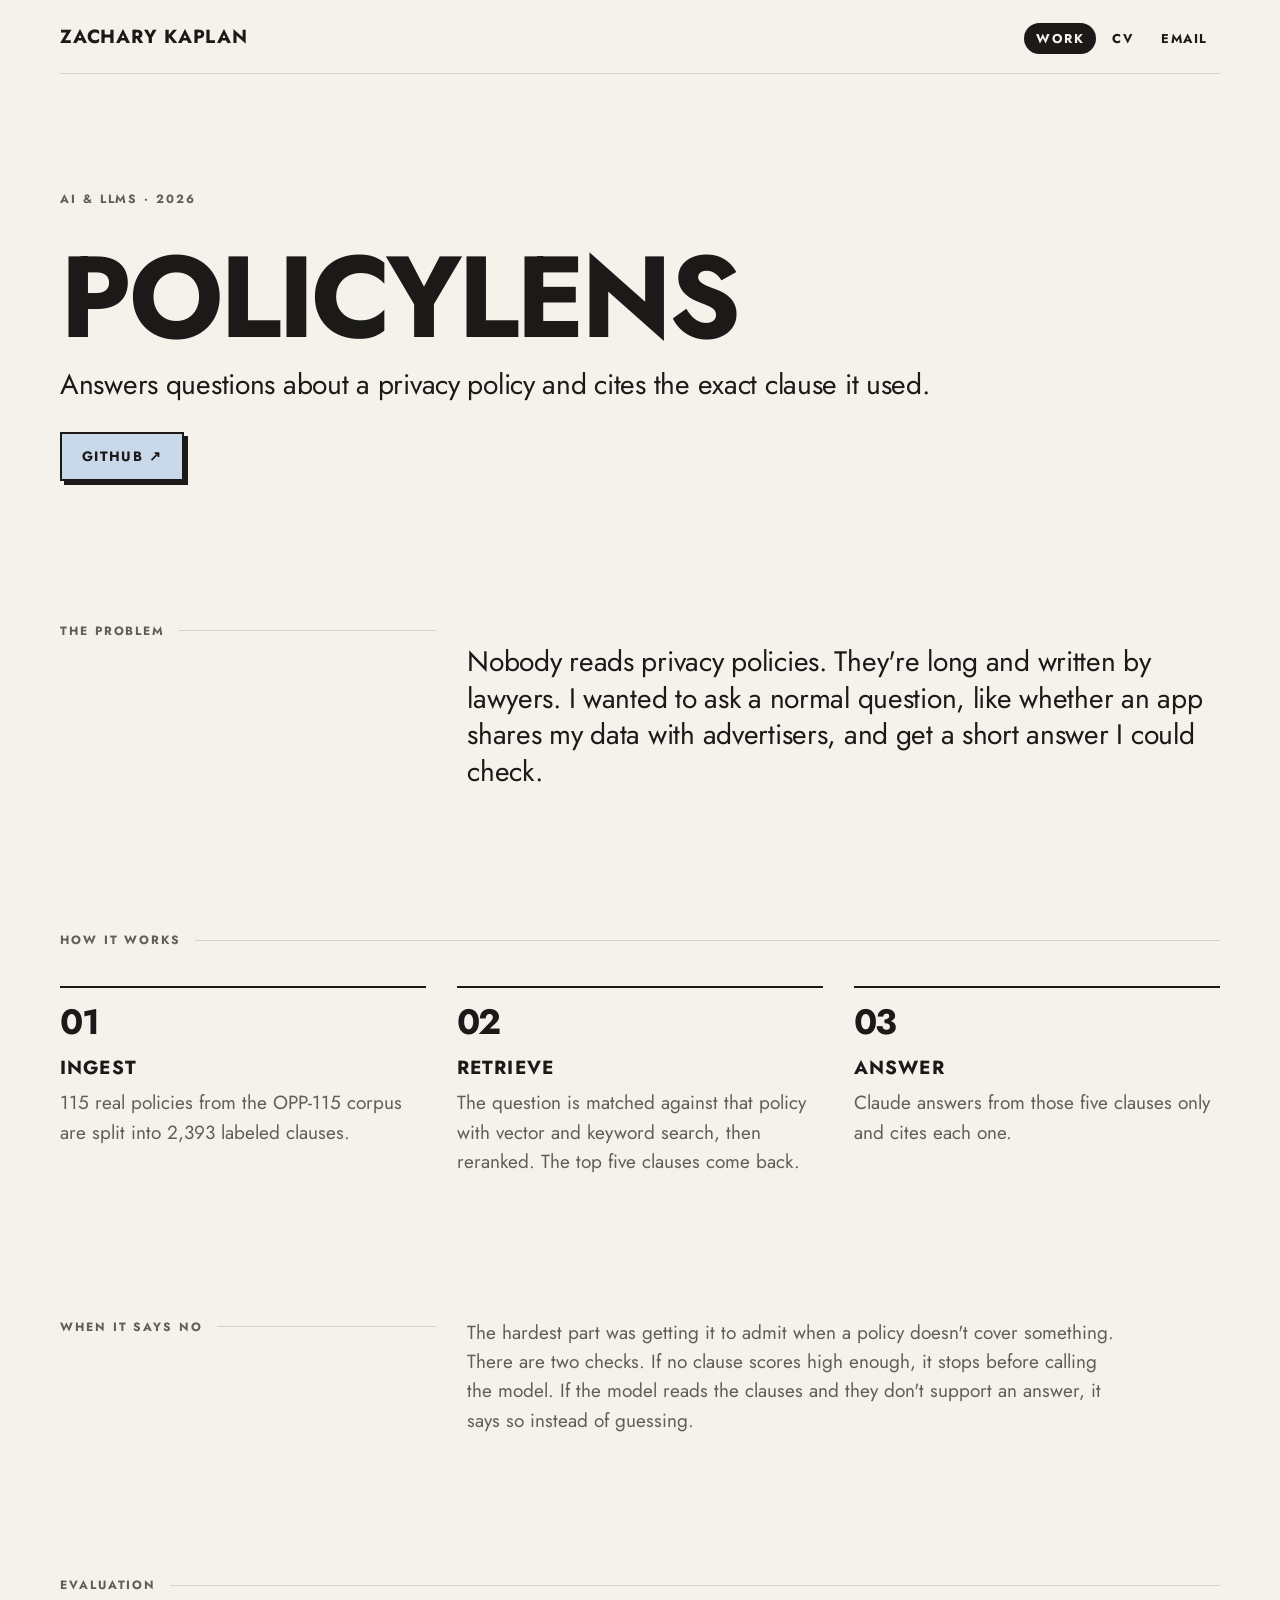
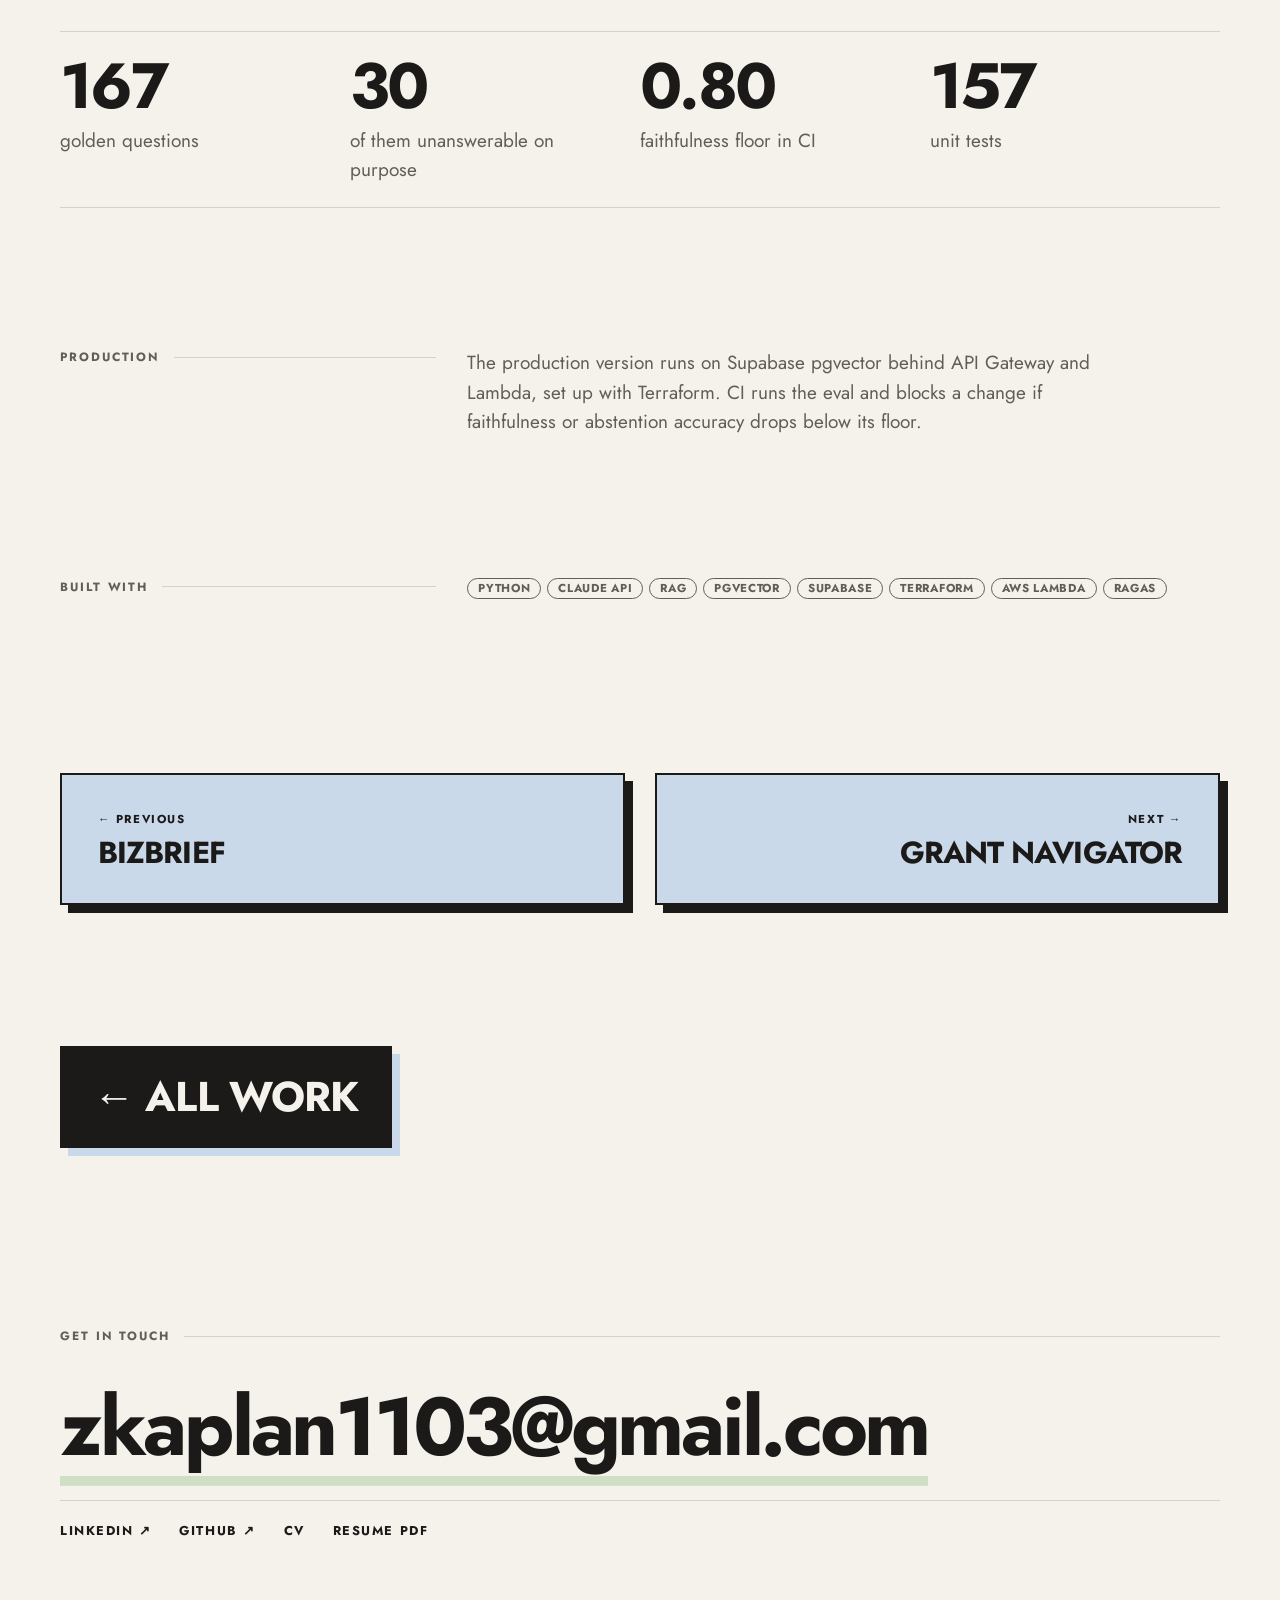
<file: work/policylens/index.html>
<!doctype html>
<html lang="en">
<head>
<meta charset="utf-8">
<meta name="viewport" content="width=device-width, initial-scale=1">
<title>PolicyLens · Zachary Kaplan</title>
<meta name="description" content="Answers questions about a privacy policy and cites the exact clause it used.">
<link rel="icon" href="/favicon.svg" type="image/svg+xml">
<link rel="preconnect" href="https://fonts.googleapis.com">
<link rel="preconnect" href="https://fonts.gstatic.com" crossorigin>
<link rel="stylesheet" href="https://fonts.googleapis.com/css2?family=Jost:wght@400;700&display=swap">
<link rel="stylesheet" href="/style.css">
<script src="/main.js" defer></script>
</head>
<body>
<div class="wrap">
<header class="top"><a class="logo" href="/">Zachary Kaplan</a><nav aria-label="Main"><ul><li><a href="/work/" aria-current=page>Work</a></li><li><a href="/cv/">CV</a></li><li><a href="mailto:zkaplan1103@gmail.com">Email</a></li></ul></nav></header>
<main>

<section class="hero reveal">
  <p class="eyebrow short">AI &amp; LLMs · 2026</p>
  <h1 class="page">PolicyLens</h1>
  <p class="lede prose" style="margin-top:.6em">Answers questions about a privacy policy and cites the exact clause it used.</p>
  <div class="links"><a class="btn" href="https://github.com/zkaplan1103/RAG_PRIVACY">GitHub ↗</a></div>
</section>
<section class="sec grid g-side reveal"><p class="eyebrow">The problem</p><p class="lede prose">Nobody reads privacy policies. They're long and written by lawyers. I wanted to ask a normal question, like whether an app shares my data with advertisers, and get a short answer I could check.</p></section>
<section class="sec"><p class="eyebrow reveal">How it works</p><div class="grid g3"><div class="step reveal"><span class="n">01</span><b>Ingest</b><p>115 real policies from the OPP-115 corpus are split into 2,393 labeled clauses.</p></div><div class="step reveal"><span class="n">02</span><b>Retrieve</b><p>The question is matched against that policy with vector and keyword search, then reranked. The top five clauses come back.</p></div><div class="step reveal"><span class="n">03</span><b>Answer</b><p>Claude answers from those five clauses only and cites each one.</p></div></div></section>
<section class="sec grid g-side reveal"><p class="eyebrow">When it says no</p><div class="prose muted"><p>The hardest part was getting it to admit when a policy doesn't cover something. There are two checks. If no clause scores high enough, it stops before calling the model. If the model reads the clauses and they don't support an answer, it says so instead of guessing.</p></div></section>
<section class="sec reveal"><p class="eyebrow">Evaluation</p><div class="nums"><div><b>167</b><span>golden questions</span></div><div><b>30</b><span>of them unanswerable on purpose</span></div><div><b>0.80</b><span>faithfulness floor in CI</span></div><div><b>157</b><span>unit tests</span></div></div></section>
<section class="sec grid g-side reveal"><p class="eyebrow">Production</p><div class="prose muted"><p>The production version runs on Supabase pgvector behind API Gateway and Lambda, set up with Terraform. CI runs the eval and blocks a change if faithfulness or abstention accuracy drops below its floor.</p></div></section>
<section class="sec grid g-side reveal"><p class="eyebrow">Built with</p><div><ul class="tags quiet-tags"><li>Python</li><li>Claude API</li><li>RAG</li><li>pgvector</li><li>Supabase</li><li>Terraform</li><li>AWS Lambda</li><li>Ragas</li></ul></div></section>
<nav class="sec grid g2 pager" aria-label="More projects">
  <a class="card blue reveal" href="/work/bizbrief/"><span class="feature"><span class="meta">← Previous</span></span><h3>BizBrief</h3></a>
  <a class="card next blue reveal" href="/work/grant-navigator/"><span class="feature"><span class="meta">Next →</span></span><h3>Grant Navigator</h3></a>
</nav>
<div class="sec reveal"><a class="cta" href="/work/">← All work</a></div>
</main>
<footer class="reveal">
  <p class="eyebrow">Get in touch</p>
  <a class="email" href="mailto:zkaplan1103@gmail.com">zkaplan1103@gmail.com</a>
  <div class="foot"><a href="https://www.linkedin.com/in/zachary-kaplan-3bb703273">LinkedIn ↗</a><a href="https://github.com/zkaplan1103">GitHub ↗</a><a href="/cv/">CV</a><a href="/Zachary_Kaplan-Resume.pdf">Resume PDF</a></div>
</footer>
</div>
</body>
</html>
</file>
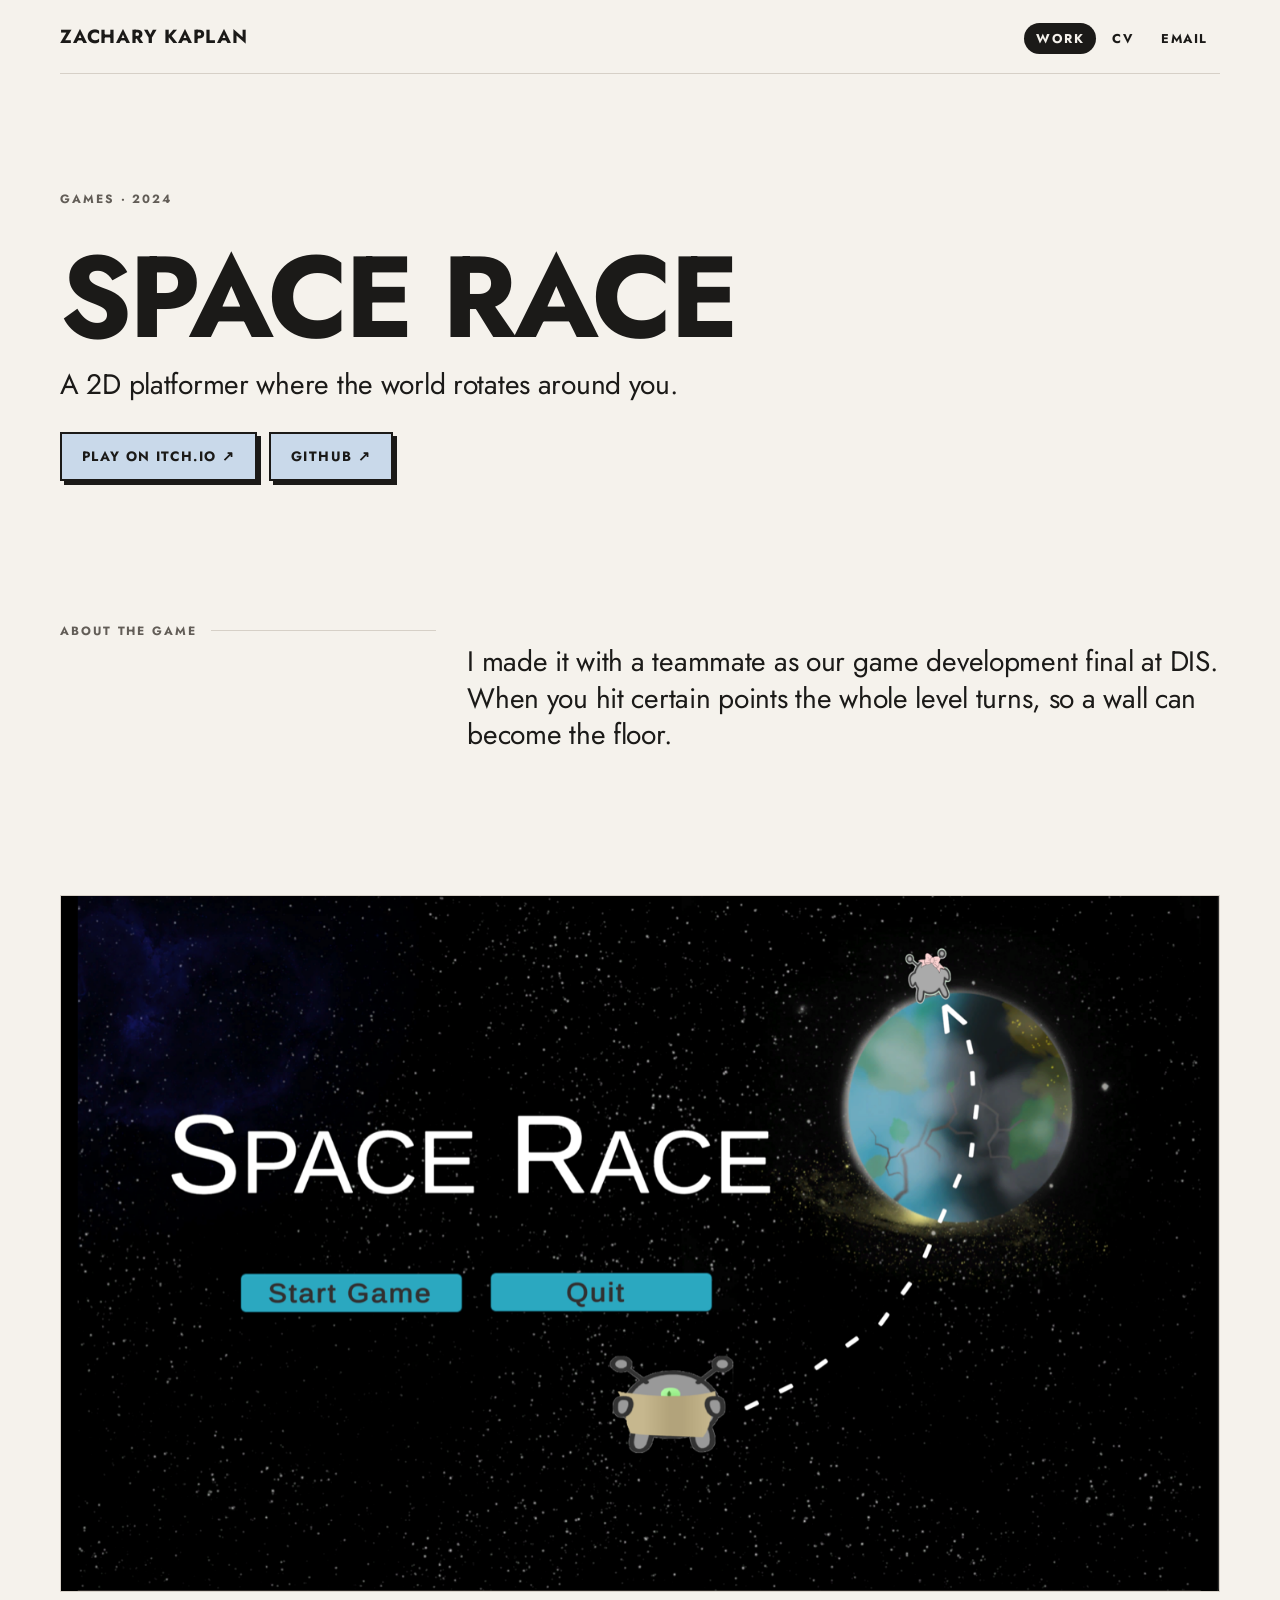
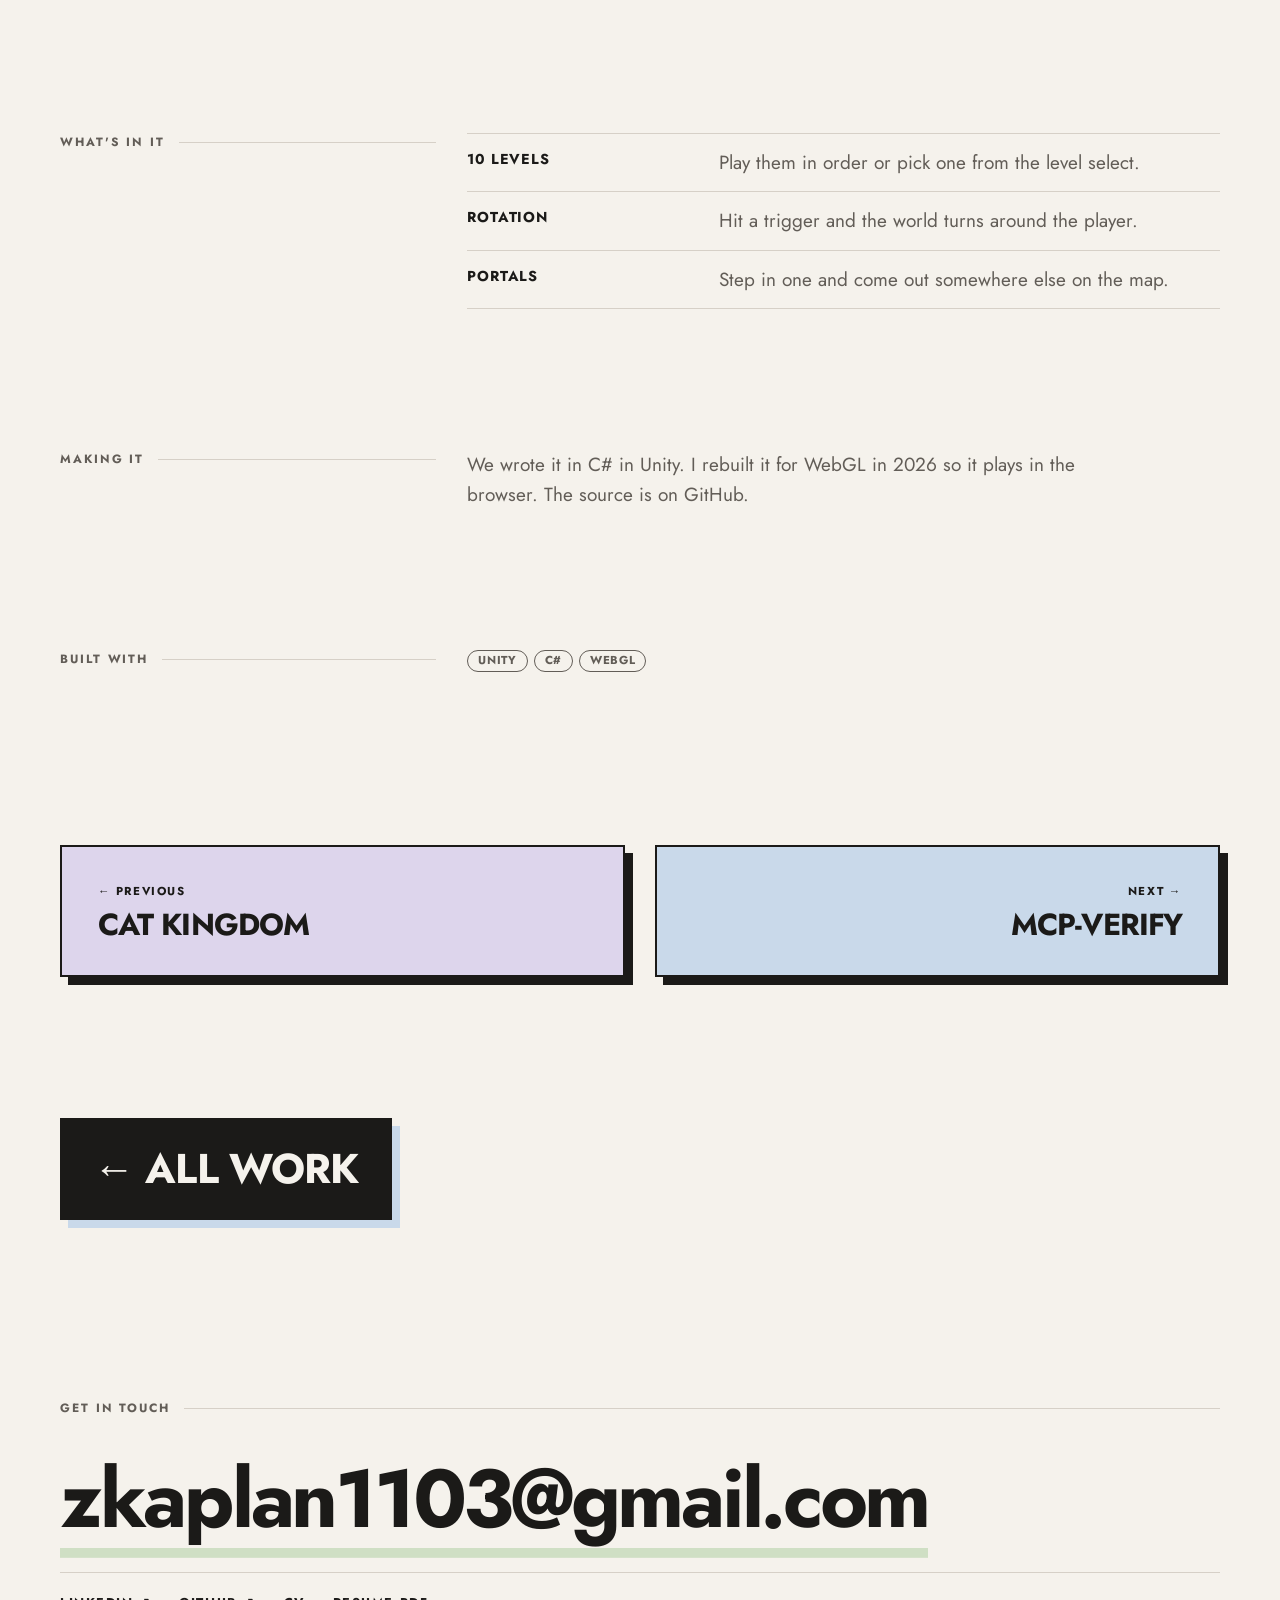
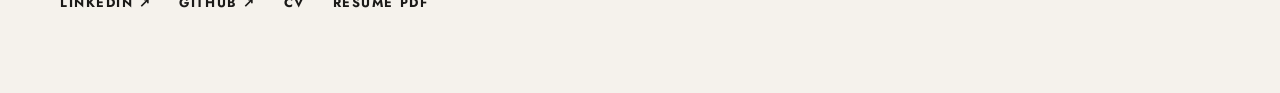
<file: work/space-race/index.html>
<!doctype html>
<html lang="en">
<head>
<meta charset="utf-8">
<meta name="viewport" content="width=device-width, initial-scale=1">
<title>Space Race · Zachary Kaplan</title>
<meta name="description" content="A 2D platformer where the world rotates around you.">
<link rel="icon" href="/favicon.svg" type="image/svg+xml">
<link rel="preconnect" href="https://fonts.googleapis.com">
<link rel="preconnect" href="https://fonts.gstatic.com" crossorigin>
<link rel="stylesheet" href="https://fonts.googleapis.com/css2?family=Jost:wght@400;700&display=swap">
<link rel="stylesheet" href="/style.css">
<script src="/main.js" defer></script>
</head>
<body>
<div class="wrap">
<header class="top"><a class="logo" href="/">Zachary Kaplan</a><nav aria-label="Main"><ul><li><a href="/work/" aria-current=page>Work</a></li><li><a href="/cv/">CV</a></li><li><a href="mailto:zkaplan1103@gmail.com">Email</a></li></ul></nav></header>
<main>

<section class="hero reveal">
  <p class="eyebrow short">Games · 2024</p>
  <h1 class="page">Space Race</h1>
  <p class="lede prose" style="margin-top:.6em">A 2D platformer where the world rotates around you.</p>
  <div class="links"><a class="btn" href="https://zkaplan1103.itch.io/space-race">Play on itch.io ↗</a><a class="btn" href="https://github.com/GAMEDEVMIDTERM01/GameDevFinal">GitHub ↗</a></div>
</section>
<section class="sec grid g-side reveal"><p class="eyebrow">About the game</p><p class="lede prose">I made it with a teammate as our game development final at DIS. When you hit certain points the whole level turns, so a wall can become the floor.</p></section>
<section class="sec reveal"><img class="shot" src="/img/space-race.png" alt="Space Race title screen with a rover and a dotted path to a planet" loading="lazy"></section>
<section class="sec grid g-side reveal"><p class="eyebrow">What's in it</p><ul class="defs"><li><b>10 levels</b><span>Play them in order or pick one from the level select.</span></li><li><b>Rotation</b><span>Hit a trigger and the world turns around the player.</span></li><li><b>Portals</b><span>Step in one and come out somewhere else on the map.</span></li></ul></section>
<section class="sec grid g-side reveal"><p class="eyebrow">Making it</p><div class="prose muted"><p>We wrote it in C# in Unity. I rebuilt it for WebGL in 2026 so it plays in the browser. The source is on GitHub.</p></div></section>
<section class="sec grid g-side reveal"><p class="eyebrow">Built with</p><div><ul class="tags quiet-tags"><li>Unity</li><li>C#</li><li>WebGL</li></ul></div></section>
<nav class="sec grid g2 pager" aria-label="More projects">
  <a class="card lilac reveal" href="/work/cat-kingdom/"><span class="feature"><span class="meta">← Previous</span></span><h3>Cat Kingdom</h3></a>
  <a class="card next blue reveal" href="/work/mcp-verify/"><span class="feature"><span class="meta">Next →</span></span><h3>mcp-verify</h3></a>
</nav>
<div class="sec reveal"><a class="cta" href="/work/">← All work</a></div>
</main>
<footer class="reveal">
  <p class="eyebrow">Get in touch</p>
  <a class="email" href="mailto:zkaplan1103@gmail.com">zkaplan1103@gmail.com</a>
  <div class="foot"><a href="https://www.linkedin.com/in/zachary-kaplan-3bb703273">LinkedIn ↗</a><a href="https://github.com/zkaplan1103">GitHub ↗</a><a href="/cv/">CV</a><a href="/Zachary_Kaplan-Resume.pdf">Resume PDF</a></div>
</footer>
</div>
</body>
</html>
</file>
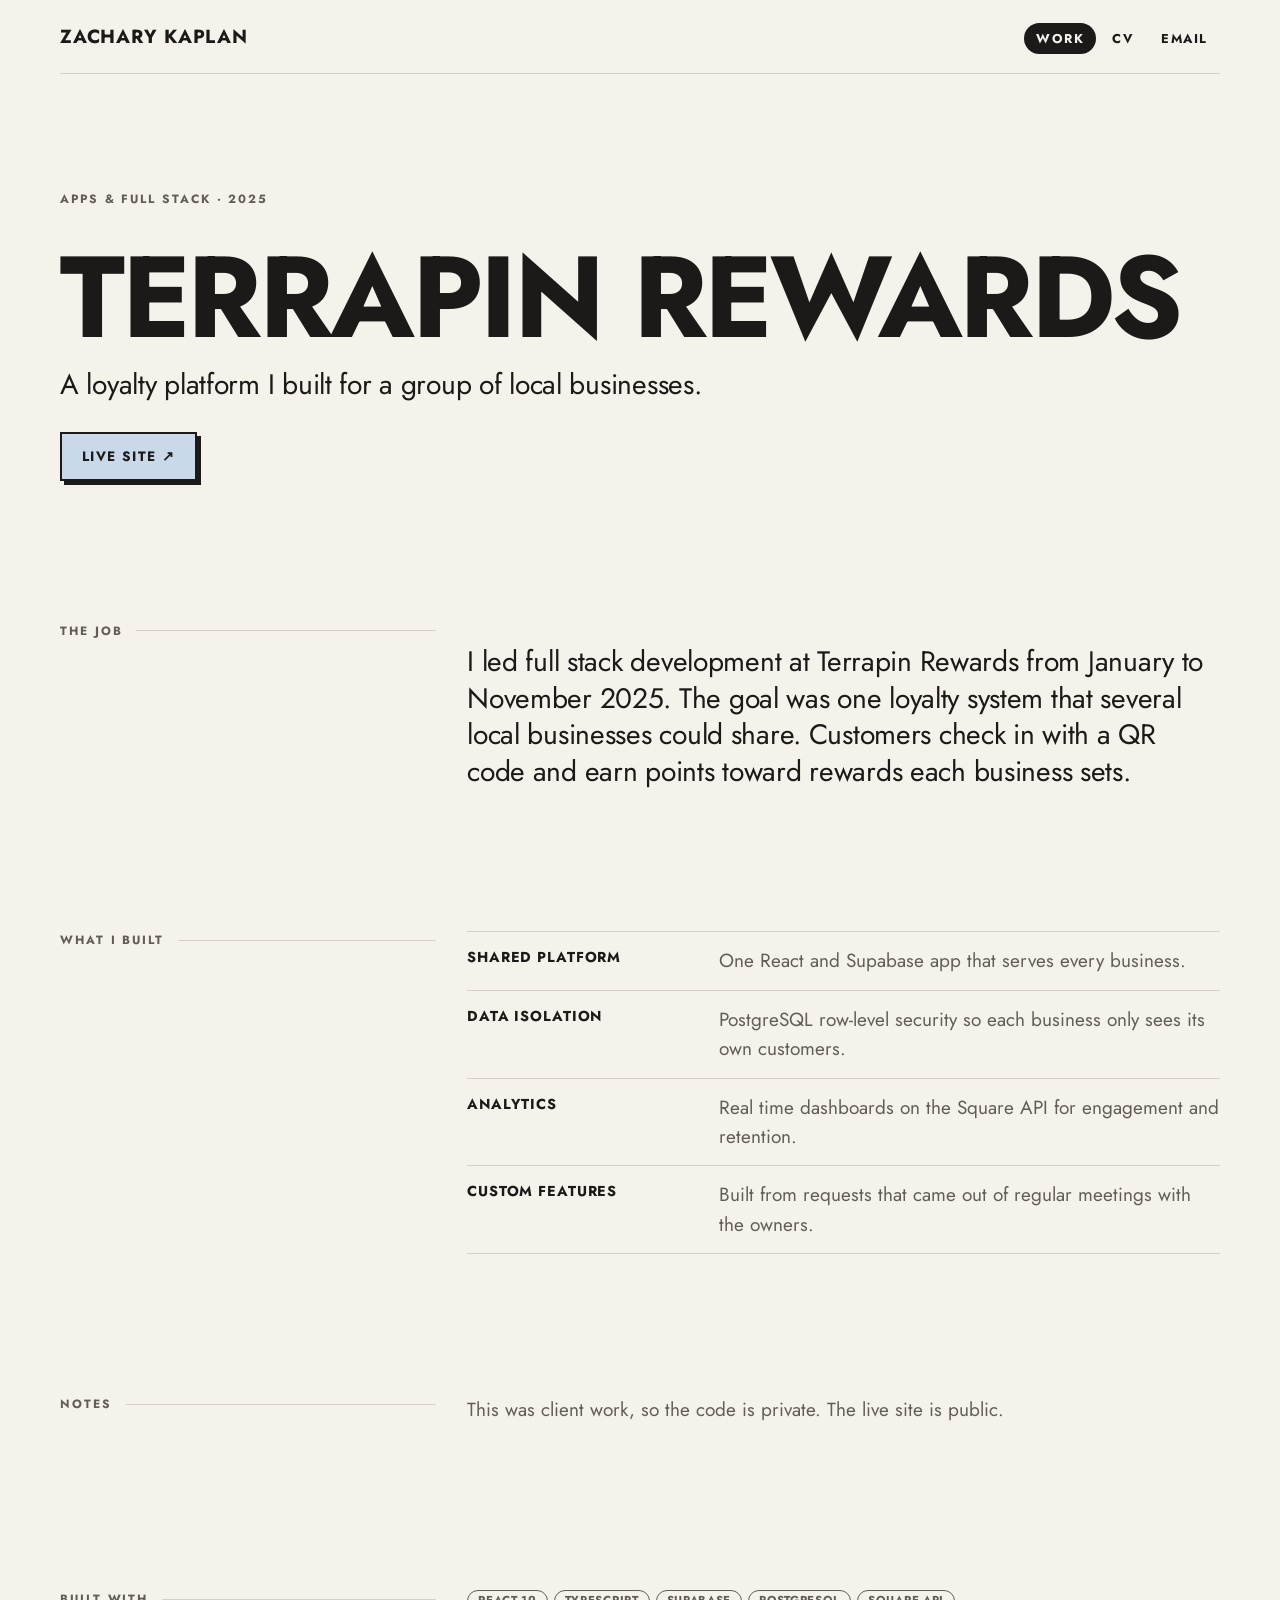
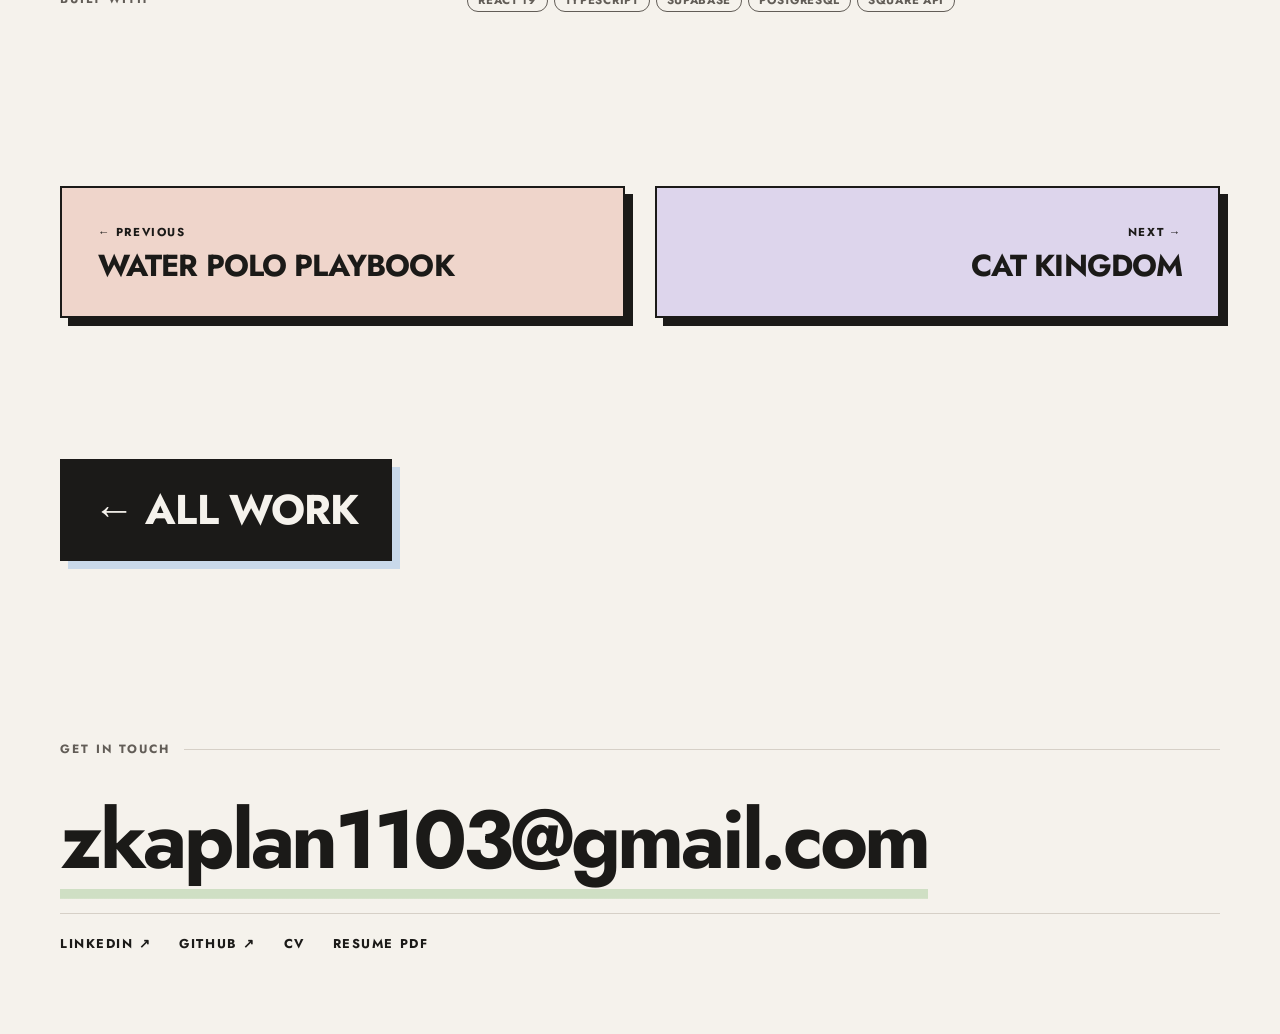
<file: work/terrapin-rewards/index.html>
<!doctype html>
<html lang="en">
<head>
<meta charset="utf-8">
<meta name="viewport" content="width=device-width, initial-scale=1">
<title>Terrapin Rewards · Zachary Kaplan</title>
<meta name="description" content="A loyalty platform I built for a group of local businesses.">
<link rel="icon" href="/favicon.svg" type="image/svg+xml">
<link rel="preconnect" href="https://fonts.googleapis.com">
<link rel="preconnect" href="https://fonts.gstatic.com" crossorigin>
<link rel="stylesheet" href="https://fonts.googleapis.com/css2?family=Jost:wght@400;700&display=swap">
<link rel="stylesheet" href="/style.css">
<script src="/main.js" defer></script>
</head>
<body>
<div class="wrap">
<header class="top"><a class="logo" href="/">Zachary Kaplan</a><nav aria-label="Main"><ul><li><a href="/work/" aria-current=page>Work</a></li><li><a href="/cv/">CV</a></li><li><a href="mailto:zkaplan1103@gmail.com">Email</a></li></ul></nav></header>
<main>

<section class="hero reveal">
  <p class="eyebrow short">Apps &amp; Full Stack · 2025</p>
  <h1 class="page">Terrapin Rewards</h1>
  <p class="lede prose" style="margin-top:.6em">A loyalty platform I built for a group of local businesses.</p>
  <div class="links"><a class="btn" href="https://terrapinrewards.netlify.app">Live site ↗</a></div>
</section>
<section class="sec grid g-side reveal"><p class="eyebrow">The job</p><p class="lede prose">I led full stack development at Terrapin Rewards from January to November 2025. The goal was one loyalty system that several local businesses could share. Customers check in with a QR code and earn points toward rewards each business sets.</p></section>
<section class="sec grid g-side reveal"><p class="eyebrow">What I built</p><ul class="defs"><li><b>Shared platform</b><span>One React and Supabase app that serves every business.</span></li><li><b>Data isolation</b><span>PostgreSQL row-level security so each business only sees its own customers.</span></li><li><b>Analytics</b><span>Real time dashboards on the Square API for engagement and retention.</span></li><li><b>Custom features</b><span>Built from requests that came out of regular meetings with the owners.</span></li></ul></section>
<section class="sec grid g-side reveal"><p class="eyebrow">Notes</p><div class="prose muted"><p>This was client work, so the code is private. The live site is public.</p></div></section>
<section class="sec grid g-side reveal"><p class="eyebrow">Built with</p><div><ul class="tags quiet-tags"><li>React 19</li><li>TypeScript</li><li>Supabase</li><li>PostgreSQL</li><li>Square API</li></ul></div></section>
<nav class="sec grid g2 pager" aria-label="More projects">
  <a class="card blush reveal" href="/work/water-polo-playbook/"><span class="feature"><span class="meta">← Previous</span></span><h3>Water Polo Playbook</h3></a>
  <a class="card next lilac reveal" href="/work/cat-kingdom/"><span class="feature"><span class="meta">Next →</span></span><h3>Cat Kingdom</h3></a>
</nav>
<div class="sec reveal"><a class="cta" href="/work/">← All work</a></div>
</main>
<footer class="reveal">
  <p class="eyebrow">Get in touch</p>
  <a class="email" href="mailto:zkaplan1103@gmail.com">zkaplan1103@gmail.com</a>
  <div class="foot"><a href="https://www.linkedin.com/in/zachary-kaplan-3bb703273">LinkedIn ↗</a><a href="https://github.com/zkaplan1103">GitHub ↗</a><a href="/cv/">CV</a><a href="/Zachary_Kaplan-Resume.pdf">Resume PDF</a></div>
</footer>
</div>
</body>
</html>
</file>
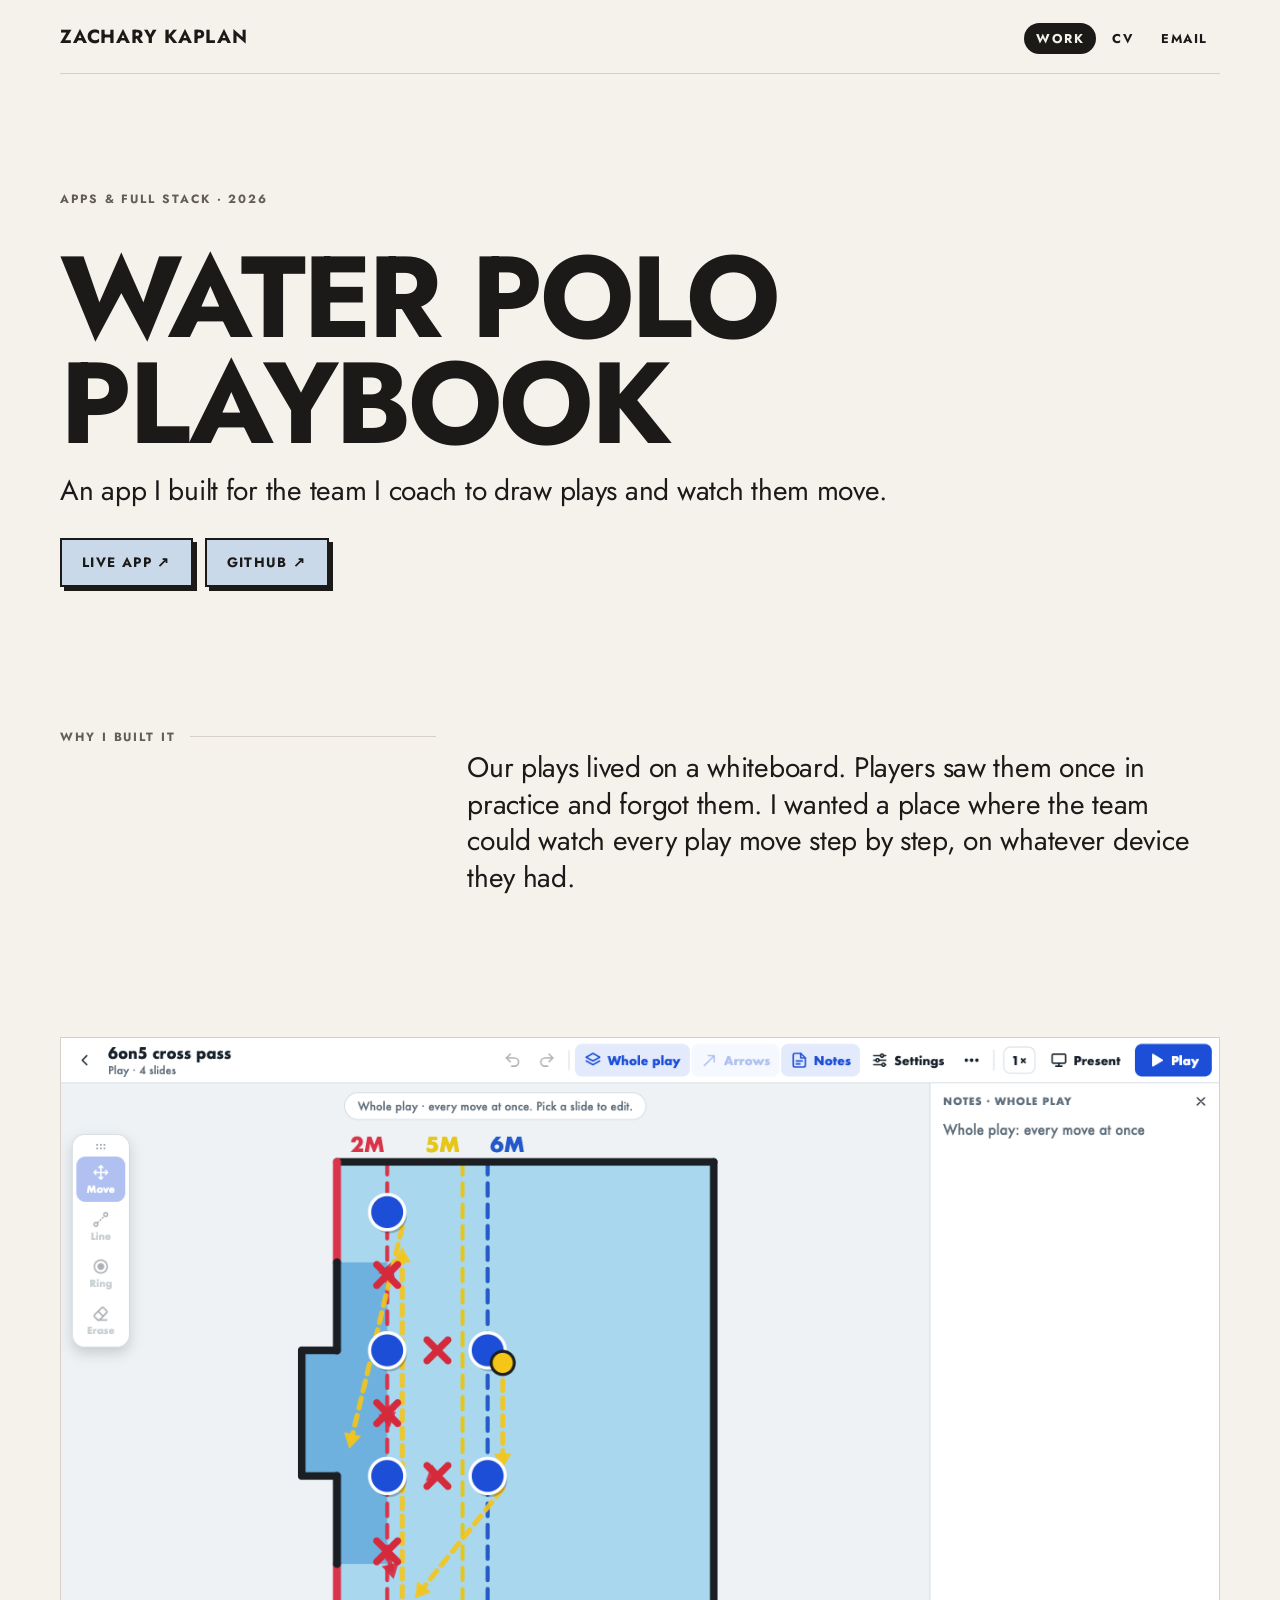
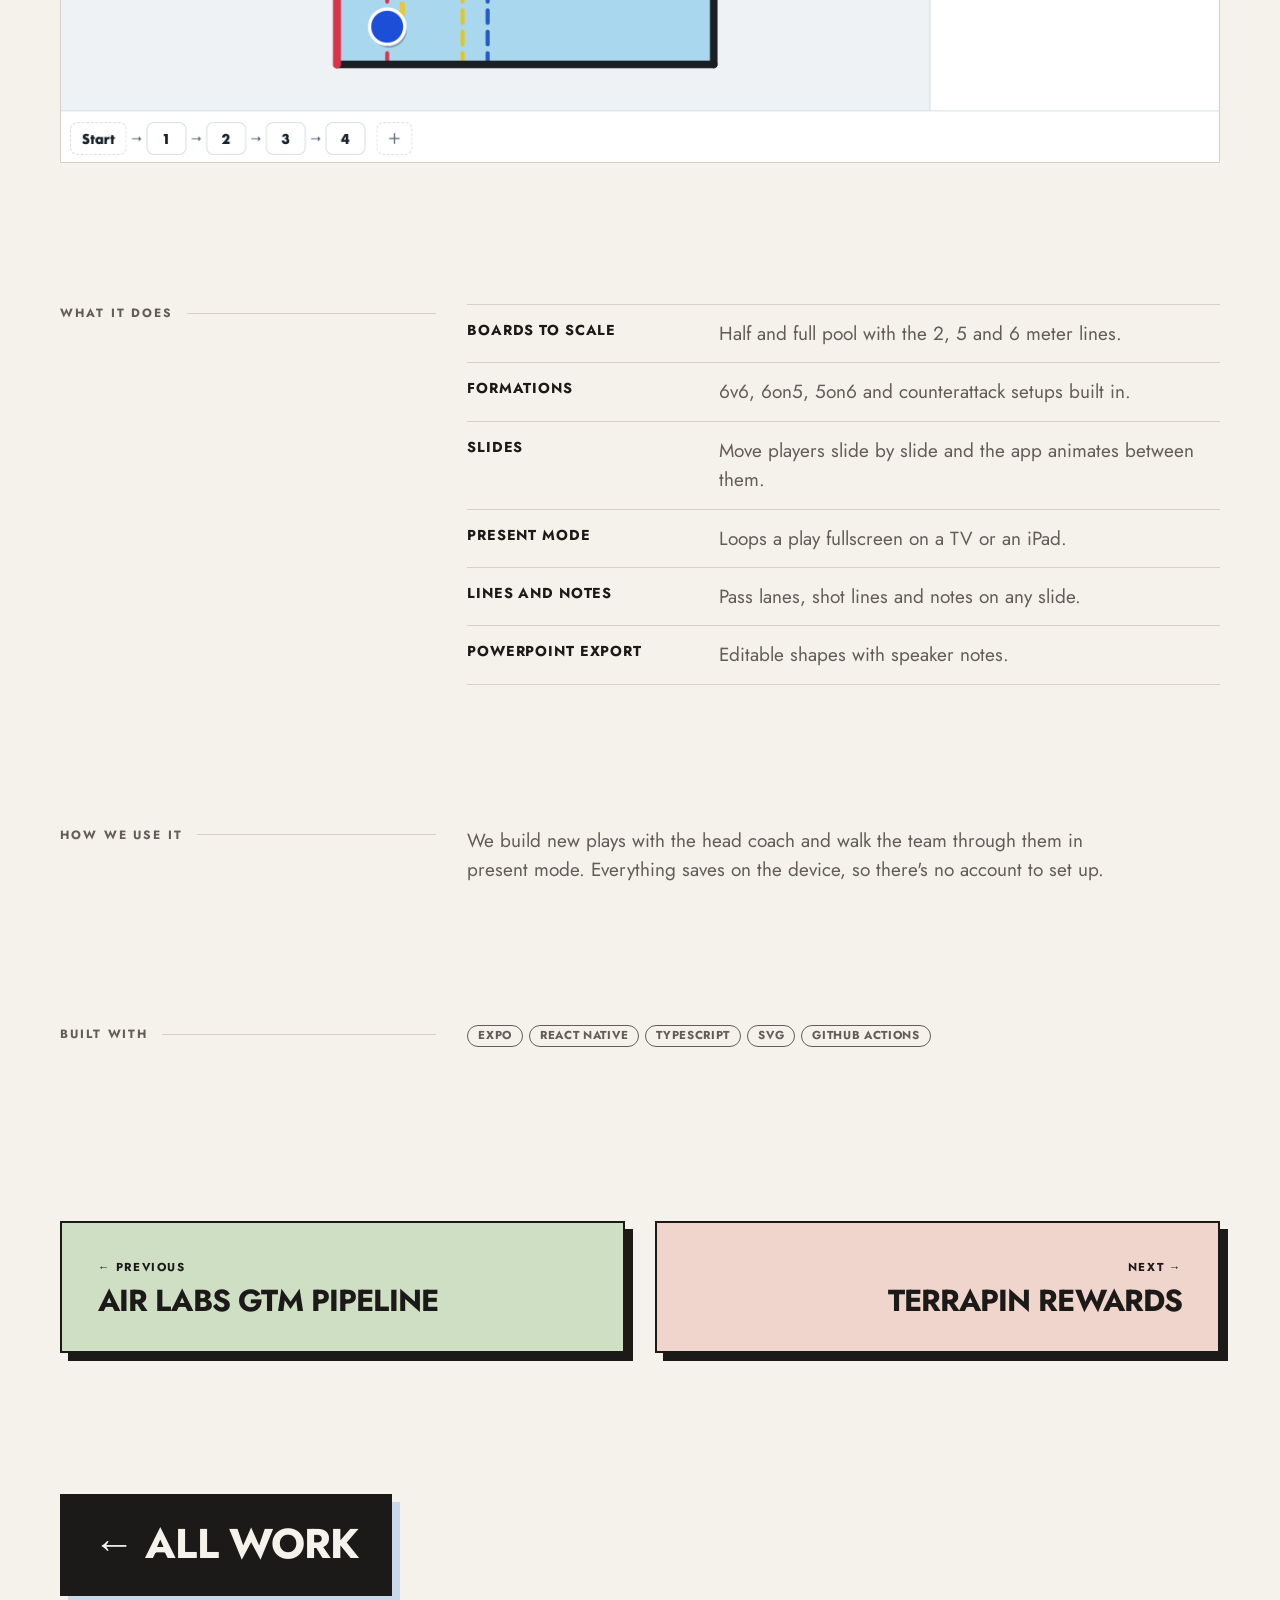
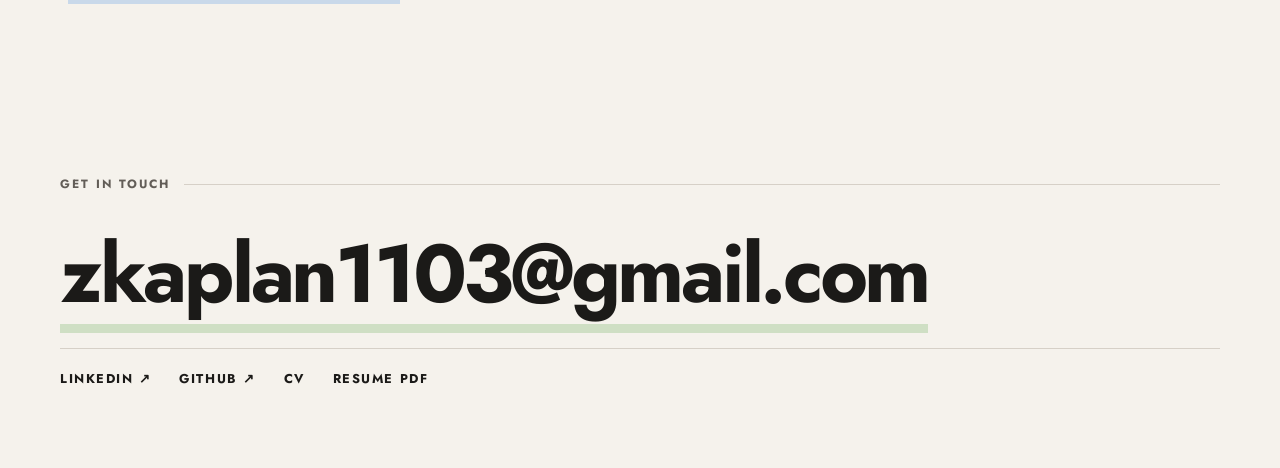
<file: work/water-polo-playbook/index.html>
<!doctype html>
<html lang="en">
<head>
<meta charset="utf-8">
<meta name="viewport" content="width=device-width, initial-scale=1">
<title>Water Polo Playbook · Zachary Kaplan</title>
<meta name="description" content="An app I built for the team I coach to draw plays and watch them move.">
<link rel="icon" href="/favicon.svg" type="image/svg+xml">
<link rel="preconnect" href="https://fonts.googleapis.com">
<link rel="preconnect" href="https://fonts.gstatic.com" crossorigin>
<link rel="stylesheet" href="https://fonts.googleapis.com/css2?family=Jost:wght@400;700&display=swap">
<link rel="stylesheet" href="/style.css">
<script src="/main.js" defer></script>
</head>
<body>
<div class="wrap">
<header class="top"><a class="logo" href="/">Zachary Kaplan</a><nav aria-label="Main"><ul><li><a href="/work/" aria-current=page>Work</a></li><li><a href="/cv/">CV</a></li><li><a href="mailto:zkaplan1103@gmail.com">Email</a></li></ul></nav></header>
<main>

<section class="hero reveal">
  <p class="eyebrow short">Apps &amp; Full Stack · 2026</p>
  <h1 class="page">Water Polo Playbook</h1>
  <p class="lede prose" style="margin-top:.6em">An app I built for the team I coach to draw plays and watch them move.</p>
  <div class="links"><a class="btn" href="https://zkaplan1103.github.io/water-polo-playbook/">Live app ↗</a><a class="btn" href="https://github.com/zkaplan1103/water-polo-playbook">GitHub ↗</a></div>
</section>
<section class="sec grid g-side reveal"><p class="eyebrow">Why I built it</p><p class="lede prose">Our plays lived on a whiteboard. Players saw them once in practice and forgot them. I wanted a place where the team could watch every play move step by step, on whatever device they had.</p></section>
<section class="sec reveal"><img class="shot" src="/img/water-polo-playbook.png" alt="Playbook editor showing a 6on5 play with every move drawn" loading="lazy"></section>
<section class="sec grid g-side reveal"><p class="eyebrow">What it does</p><ul class="defs"><li><b>Boards to scale</b><span>Half and full pool with the 2, 5 and 6 meter lines.</span></li><li><b>Formations</b><span>6v6, 6on5, 5on6 and counterattack setups built in.</span></li><li><b>Slides</b><span>Move players slide by slide and the app animates between them.</span></li><li><b>Present mode</b><span>Loops a play fullscreen on a TV or an iPad.</span></li><li><b>Lines and notes</b><span>Pass lanes, shot lines and notes on any slide.</span></li><li><b>PowerPoint export</b><span>Editable shapes with speaker notes.</span></li></ul></section>
<section class="sec grid g-side reveal"><p class="eyebrow">How we use it</p><div class="prose muted"><p>We build new plays with the head coach and walk the team through them in present mode. Everything saves on the device, so there's no account to set up.</p></div></section>
<section class="sec grid g-side reveal"><p class="eyebrow">Built with</p><div><ul class="tags quiet-tags"><li>Expo</li><li>React Native</li><li>TypeScript</li><li>SVG</li><li>GitHub Actions</li></ul></div></section>
<nav class="sec grid g2 pager" aria-label="More projects">
  <a class="card sage reveal" href="/work/air-labs-gtm/"><span class="feature"><span class="meta">← Previous</span></span><h3>Air Labs GTM Pipeline</h3></a>
  <a class="card next blush reveal" href="/work/terrapin-rewards/"><span class="feature"><span class="meta">Next →</span></span><h3>Terrapin Rewards</h3></a>
</nav>
<div class="sec reveal"><a class="cta" href="/work/">← All work</a></div>
</main>
<footer class="reveal">
  <p class="eyebrow">Get in touch</p>
  <a class="email" href="mailto:zkaplan1103@gmail.com">zkaplan1103@gmail.com</a>
  <div class="foot"><a href="https://www.linkedin.com/in/zachary-kaplan-3bb703273">LinkedIn ↗</a><a href="https://github.com/zkaplan1103">GitHub ↗</a><a href="/cv/">CV</a><a href="/Zachary_Kaplan-Resume.pdf">Resume PDF</a></div>
</footer>
</div>
</body>
</html>
</file>
<file: style.css>
/* Palette. Paper, ink, muted, rule, and three soft accents.
   Accents only go on things you can click. */
:root {
  --paper: #F5F2EC;
  --ink: #1B1A18;
  --muted: #625D57;
  --rule: #D6D0C7;
  --blue: #C9D9EA;
  --sage: #CFDFC4;
  --blush: #EFD5CB;
  --lilac: #DDD5EC;
  --card-ink: #1B1A18;
  --shadow: #1B1A18;
  color-scheme: light;
}
@media (prefers-color-scheme: dark) {
  :root:not([data-theme="light"]) { --paper: #1A1917; --ink: #EFEBE4; --muted: #A39E96; --rule: #3A3733; --shadow: #000; color-scheme: dark; }
}
:root[data-theme="dark"] { --paper: #1A1917; --ink: #EFEBE4; --muted: #A39E96; --rule: #3A3733; --shadow: #000; color-scheme: dark; }

* { box-sizing: border-box; margin: 0; padding: 0; }
html { -webkit-text-size-adjust: 100%; scroll-behavior: smooth; }
body {
  background: var(--paper);
  color: var(--ink);
  font-family: "Century Gothic", CenturyGothic, "Jost", "Futura", sans-serif;
  font-size: clamp(16px, .6vw + 13px, 19px);
  line-height: 1.55;
  overflow-x: hidden;
}
a { color: inherit; }
img { max-width: 100%; display: block; }
:focus-visible { outline: 2px solid var(--ink); outline-offset: 4px; }
ul { list-style: none; }

.wrap { max-width: 1240px; margin: 0 auto; padding: 0 16px 48px; }
@media (min-width: 720px) { .wrap { padding: 0 40px 80px; } }

/* Type */
h1, h2, h3, .big { font-weight: 700; line-height: .92; letter-spacing: -0.03em; text-transform: uppercase; }
.name { font-size: clamp(3.4rem, 14vw, 13rem); }
.name span { display: block; }
@media (min-width: 720px) { .name span + span { padding-left: 1.4em; } }
h1.page { font-size: clamp(2.8rem, 9vw, 7.5rem); overflow-wrap: anywhere; }
h2 { font-size: clamp(2rem, 5vw, 4rem); }
h3 { font-size: clamp(1.3rem, 2.4vw, 1.9rem); line-height: 1; }
.lede { font-size: clamp(1.25rem, 2.2vw, 1.8rem); line-height: 1.3; letter-spacing: -0.01em; }
.muted { color: var(--muted); }
.prose { max-width: 60ch; }
p + p { margin-top: .8em; }

/* Eyebrow with a hairline that runs to the edge */
.eyebrow {
  display: flex; align-items: center; gap: 14px; margin-bottom: clamp(20px, 3vw, 36px);
  font-size: .75rem; font-weight: 700; letter-spacing: .16em; text-transform: uppercase; color: var(--muted);
}
.eyebrow::after { content: ""; flex: 1; border-top: 1px solid var(--rule); }
.eyebrow.short::after { display: none; }

.sec { margin-top: clamp(72px, 11vw, 160px); }

/* Header */
.top { display: flex; justify-content: space-between; align-items: center; gap: 12px; padding: 22px 0; flex-wrap: wrap; border-bottom: 1px solid var(--rule); }
.top .logo { font-weight: 700; text-decoration: none; text-transform: uppercase; letter-spacing: .04em; }
.top ul { display: flex; gap: 4px; }
.top ul a { text-decoration: none; font-size: .8rem; font-weight: 700; letter-spacing: .12em; text-transform: uppercase; padding: 6px 12px; border-radius: 99px; transition: background .15s; }
.top ul a:hover { background: var(--rule); }
.top ul a[aria-current] { background: var(--ink); color: var(--paper); }

/* Loud layer. Everything clickable. */
.card {
  display: block; text-decoration: none; color: var(--card-ink);
  border: 2px solid var(--card-ink); padding: clamp(22px, 3vw, 36px);
  box-shadow: 8px 8px 0 var(--shadow);
  transition: transform .18s ease, box-shadow .18s ease;
}
.card:hover, .card:focus-visible { transform: translate(-4px, -4px); box-shadow: 12px 12px 0 var(--shadow); }
.card:active { transform: translate(3px, 3px); box-shadow: 3px 3px 0 var(--shadow); }
.blue { background: var(--blue); } .sage { background: var(--sage); } .blush { background: var(--blush); } .lilac { background: var(--lilac); }

.feature { display: grid; gap: 14px; align-content: start; }
.feature .meta { font-size: .72rem; font-weight: 700; letter-spacing: .14em; text-transform: uppercase; }
.feature h3 { font-size: clamp(1.7rem, 3vw, 2.6rem); }
.feature .stat { font-size: clamp(3.4rem, 8vw, 6.5rem); font-weight: 700; line-height: .85; letter-spacing: -0.05em; margin-top: 18px; }
.feature .go { font-weight: 700; font-size: .85rem; letter-spacing: .1em; text-transform: uppercase; margin-top: 10px; }
.feature .go::after { content: " →"; display: inline-block; transition: transform .18s; }
.feature:hover .go::after { transform: translateX(6px); }

.tags { display: flex; flex-wrap: wrap; gap: 6px; }
.tags li { border: 1px solid currentColor; border-radius: 99px; padding: 1px 10px; font-size: .72rem; font-weight: 700; letter-spacing: .06em; text-transform: uppercase; }
.quiet-tags li { color: var(--muted); }

.btn {
  display: inline-block; text-decoration: none; font-weight: 700; font-size: .85rem; letter-spacing: .1em; text-transform: uppercase;
  padding: 12px 20px; border: 2px solid var(--card-ink); background: var(--blue); color: var(--card-ink);
  box-shadow: 4px 4px 0 var(--shadow); transition: transform .12s, box-shadow .12s;
}
.btn:hover { transform: translate(-2px, -2px); box-shadow: 6px 6px 0 var(--shadow); }
.btn.alt { background: var(--paper); color: var(--ink); border-color: var(--ink); }
.links { display: flex; flex-wrap: wrap; gap: 12px; margin-top: 28px; }

.cta {
  display: inline-flex; align-items: center; gap: .5em; text-decoration: none; font-weight: 700; text-transform: uppercase; letter-spacing: -0.02em;
  font-size: clamp(1.4rem, 3.4vw, 2.6rem); padding: .45em .8em; background: var(--ink); color: var(--paper);
  box-shadow: 8px 8px 0 var(--blue); transition: transform .18s, box-shadow .18s;
}
.cta:hover { transform: translate(-4px, -4px); box-shadow: 12px 12px 0 var(--blue); }

.email {
  font-size: clamp(1.6rem, 6.4vw, 6rem); font-weight: 700; letter-spacing: -0.04em; line-height: 1.1; overflow-wrap: anywhere;
  text-decoration: none; background: linear-gradient(var(--sage), var(--sage)) 0 100% / 100% .12em no-repeat; color: var(--ink);
  transition: background-size .25s ease, color .25s;
}
.email:hover { background-size: 100% 100%; color: var(--card-ink); }

/* Filters */
.filters { display: flex; flex-wrap: wrap; gap: 10px; margin: 28px 0 36px; }
.filters button {
  font: inherit; font-weight: 700; text-transform: uppercase; font-size: .8rem; letter-spacing: .1em; cursor: pointer;
  color: var(--ink); background: transparent; border: 2px solid var(--ink); padding: 8px 16px; border-radius: 99px;
  transition: transform .12s, box-shadow .12s, background .12s;
}
.filters button:hover { transform: translate(-2px, -2px); box-shadow: 3px 3px 0 var(--shadow); }
.filters button[aria-pressed="true"] { background: var(--ink); color: var(--paper); }
.filters .count { opacity: .6; }
[hidden] { display: none !important; }

/* Neat grids (work, CV, walkthroughs) */
.grid { display: grid; gap: clamp(18px, 2.4vw, 32px); }
@media (min-width: 760px) { .g2 { grid-template-columns: 1fr 1fr; } .g3 { grid-template-columns: repeat(3, 1fr); } .g4 { grid-template-columns: repeat(4, 1fr); } .g5 { grid-template-columns: repeat(5, 1fr); } .g-side { grid-template-columns: 1fr 2fr; align-items: start; } }

/* Staggered home layout. Mobile stacks, desktop steps diagonally. */
.hero { padding-top: clamp(48px, 9vw, 120px); }
.hero-bio, .hero-now, .sel-b, .sel-cta { margin-top: 32px; }
.edu { margin-top: clamp(72px, 11vw, 160px); }
.about .muted a { color: var(--ink); }
.cta { white-space: nowrap; }
@media (min-width: 900px) {
  .stair { display: grid; grid-template-columns: repeat(12, 1fr); column-gap: 32px; }
  .hero-bio { grid-column: 6 / 13; margin-top: 48px; }
  .hero-now { grid-column: 1 / 6; margin-top: -40px; }
  .sel-a { grid-column: 1 / 7; grid-row: 1; }
  .sel-b { grid-column: 7 / 13; grid-row: 1 / span 2; margin-top: 140px; align-self: start; }
  .sel-cta { grid-column: 1 / 7; grid-row: 2; margin-top: 56px; }
}
/* ponytail: About/Education only step diagonally once Education has room for its facts on one line. */
@media (min-width: 1100px) {
  .about { grid-column: 1 / 7; }
  .edu { grid-column: 8 / 13; margin-top: clamp(48px, 8vw, 140px); }
}
@media (min-width: 900px) and (max-width: 1099px) {
  .about-edu { display: block; }
  .hero-bio { grid-column: 7 / 13; }
  .hero-now { grid-column: 1 / 7; }
}
.hero-now p { margin-top: .3em; }
.sel-cta { justify-self: start; }


.facts li { display: flex; justify-content: space-between; gap: 16px; align-items: baseline; padding: 14px 0; border-top: 1px solid var(--rule); }
.facts li:last-child { border-bottom: 1px solid var(--rule); }
.facts b { font-size: clamp(1.4rem, 2.6vw, 2rem); letter-spacing: -0.03em; white-space: nowrap; }
.facts span { color: var(--muted); text-align: right; }

/* Walkthrough */
.defs li { display: grid; gap: 4px 24px; padding: 14px 0; border-top: 1px solid var(--rule); }
.defs li:last-child { border-bottom: 1px solid var(--rule); }
.defs b { text-transform: uppercase; letter-spacing: .06em; font-size: .9rem; }
.defs span { color: var(--muted); }
@media (min-width: 720px) { .defs li { grid-template-columns: 12em 1fr; } }
.tablewrap { overflow-x: auto; }
table { width: 100%; border-collapse: collapse; font-variant-numeric: tabular-nums; }
th { text-align: left; font-size: .75rem; font-weight: 700; letter-spacing: .14em; text-transform: uppercase; color: var(--muted); padding: 0 16px 10px 0; border-bottom: 2px solid var(--ink); }
td { padding: 14px 16px 14px 0; border-bottom: 1px solid var(--rule); }
td:first-child { font-weight: 700; }
td:last-child, th:last-child { text-align: right; padding-right: 0; }
.step { border-top: 2px solid var(--ink); padding-top: 16px; }
.step .n { font-size: 2.2rem; font-weight: 700; line-height: 1; letter-spacing: -0.04em; display: block; margin-bottom: 14px; }
.step b { display: block; text-transform: uppercase; letter-spacing: .06em; margin-bottom: 6px; }
.step p { color: var(--muted); }
.nums { display: grid; grid-template-columns: repeat(auto-fit, minmax(160px, 1fr)); border-top: 1px solid var(--rule); }
.nums div { padding: 22px 20px 22px 0; border-bottom: 1px solid var(--rule); }
.nums b { display: block; font-size: clamp(2.2rem, 5vw, 4rem); line-height: 1; letter-spacing: -0.04em; margin-bottom: 8px; }
.nums span { color: var(--muted); }
.shot { border: 1px solid var(--rule); }
.pager .card h3 { margin-top: 8px; }
.pager .next { text-align: right; }

/* CV */
.role { padding: 24px 0; border-top: 1px solid var(--rule); }
.role header { display: flex; flex-wrap: wrap; justify-content: space-between; gap: 4px 16px; align-items: baseline; }
.role .title { font-weight: 700; margin: 4px 0 10px; }
.role ul, .bullets { list-style: disc; padding-left: 1.1em; color: var(--muted); }
.role li + li { margin-top: 4px; }
.when { color: var(--muted); font-size: .9rem; }
.rows a {
  display: flex; justify-content: space-between; gap: 16px; align-items: baseline; text-decoration: none;
  padding: 16px 12px; margin: 0 -12px; border-top: 1px solid var(--rule); transition: background .15s, padding .15s;
}
.rows a:last-child { border-bottom: 1px solid var(--rule); }
.rows a:hover { background: var(--blue); color: var(--card-ink); padding-left: 20px; }
.rows a:hover span { color: var(--card-ink); }
.rows a span { color: var(--muted); text-align: right; }
dl.skills { display: grid; gap: 10px 32px; }
@media (min-width: 720px) { dl.skills { grid-template-columns: max-content 1fr; } }
dl.skills dt { font-weight: 700; text-transform: uppercase; font-size: .8rem; letter-spacing: .1em; padding-top: 3px; }
dl.skills dd { color: var(--muted); }

/* Footer */
footer { margin-top: clamp(96px, 14vw, 200px); }
.foot { display: flex; flex-wrap: wrap; gap: 8px 28px; margin-top: 28px; padding-top: 20px; border-top: 1px solid var(--rule); font-weight: 700; text-transform: uppercase; font-size: .8rem; letter-spacing: .12em; }
.foot a { text-decoration: none; } .foot a:hover { text-decoration: underline; text-underline-offset: 4px; }

/* Reveal on scroll (only hides content once JS has run) */
.js .reveal { opacity: 0; transform: translateY(32px); transition: opacity .7s ease, transform .7s cubic-bezier(.2,.8,.2,1); }
.js .reveal.in { opacity: 1; transform: none; }
@media (prefers-reduced-motion: reduce) {
  html { scroll-behavior: auto; }
  .js .reveal { opacity: 1; transform: none; transition: none; }
  .card, .btn, .cta, .filters button, .email, .rows a { transition: none; }
  .card:hover, .btn:hover, .cta:hover, .filters button:hover { transform: none; }
}

@media print {
  .top, .foot, .no-print, footer { display: none !important; }
  .js .reveal { opacity: 1; transform: none; }
  body { font-size: 10.5pt; background: #fff; color: #000; }
  .sec { margin-top: 24px; }
}
</file>
